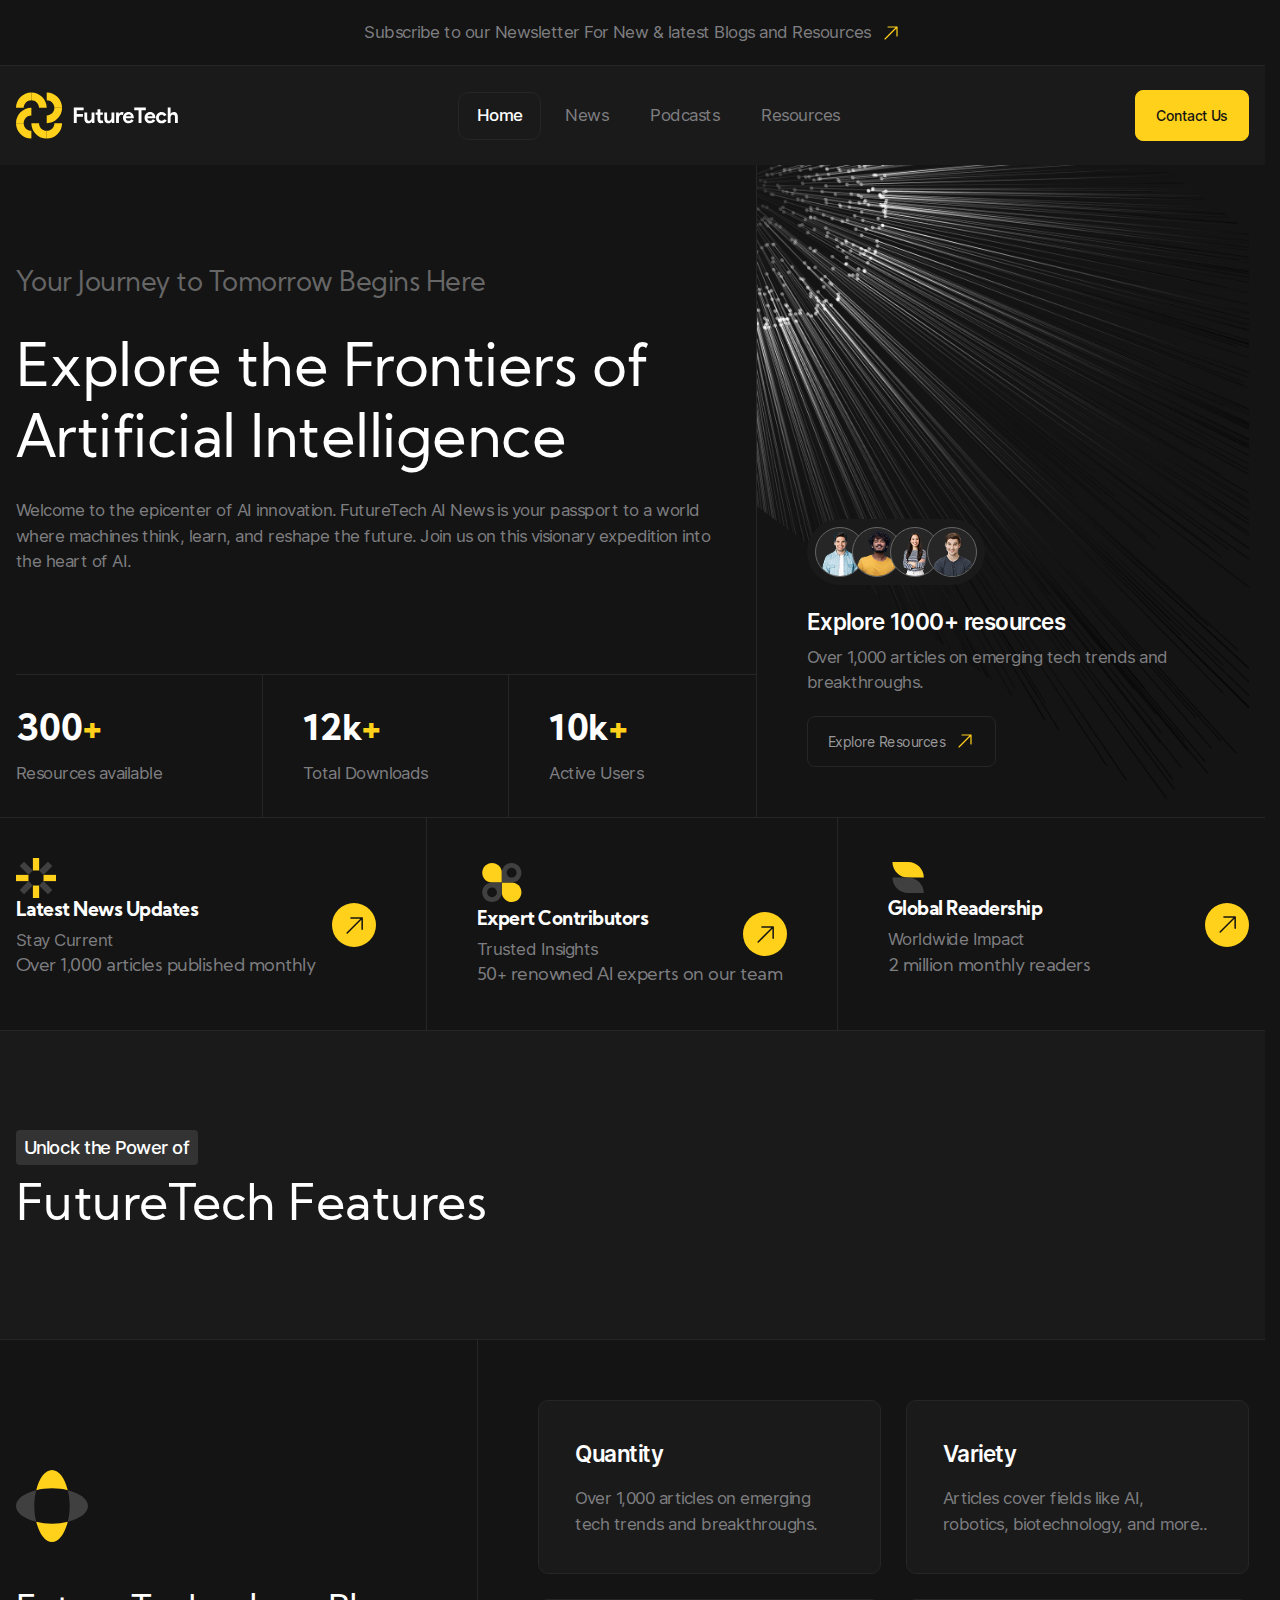
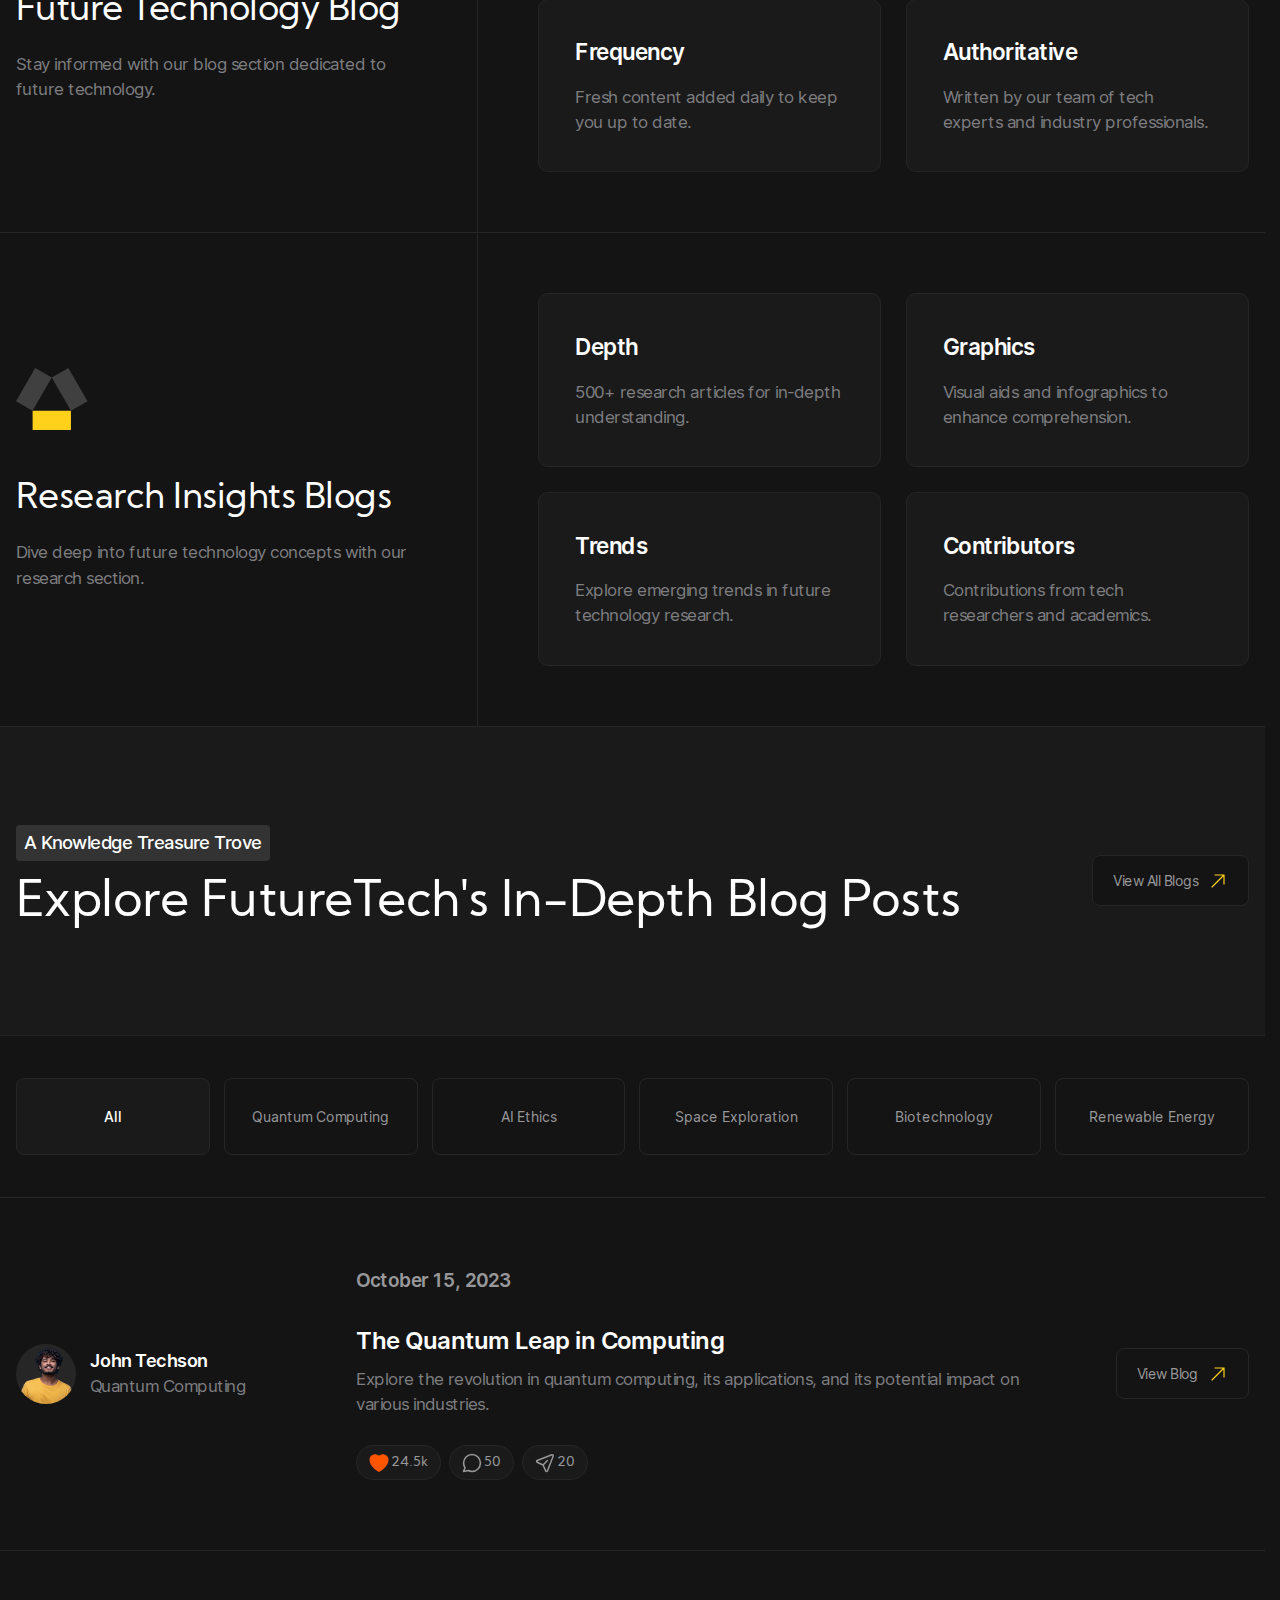
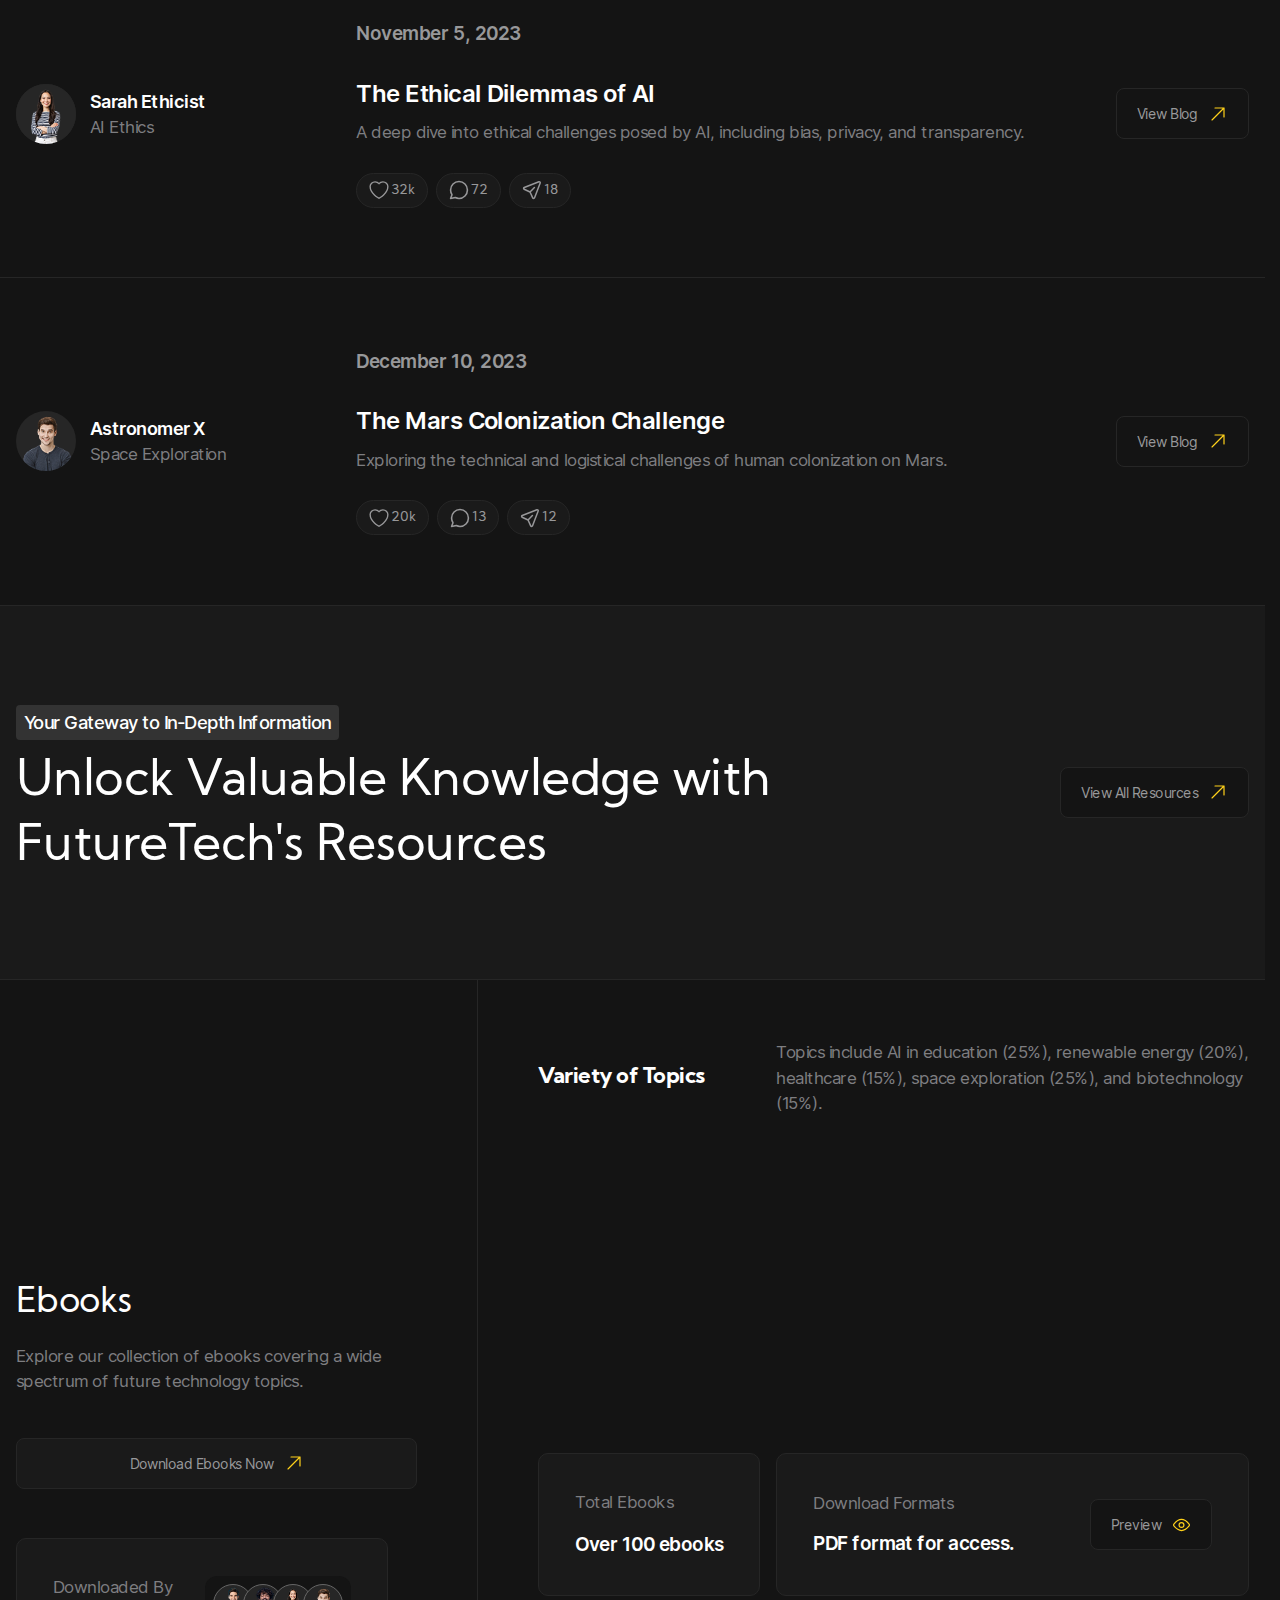
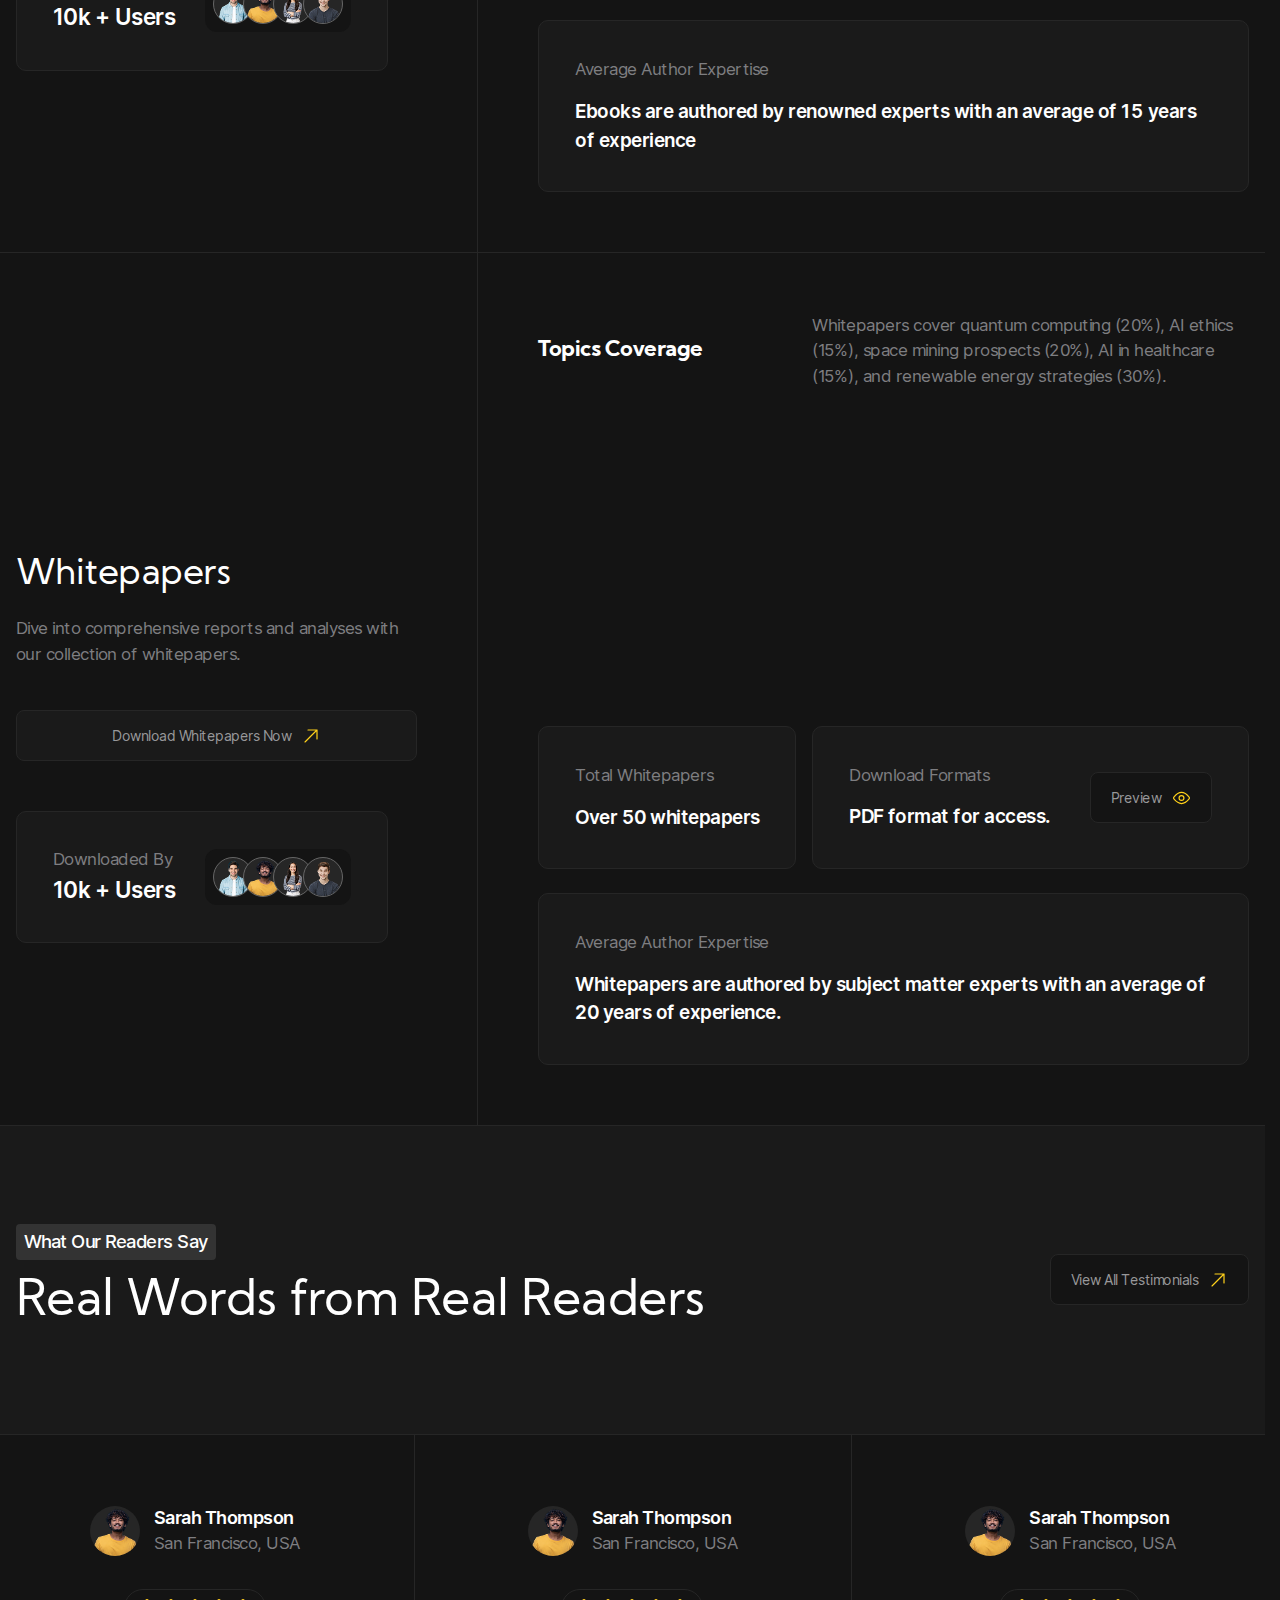
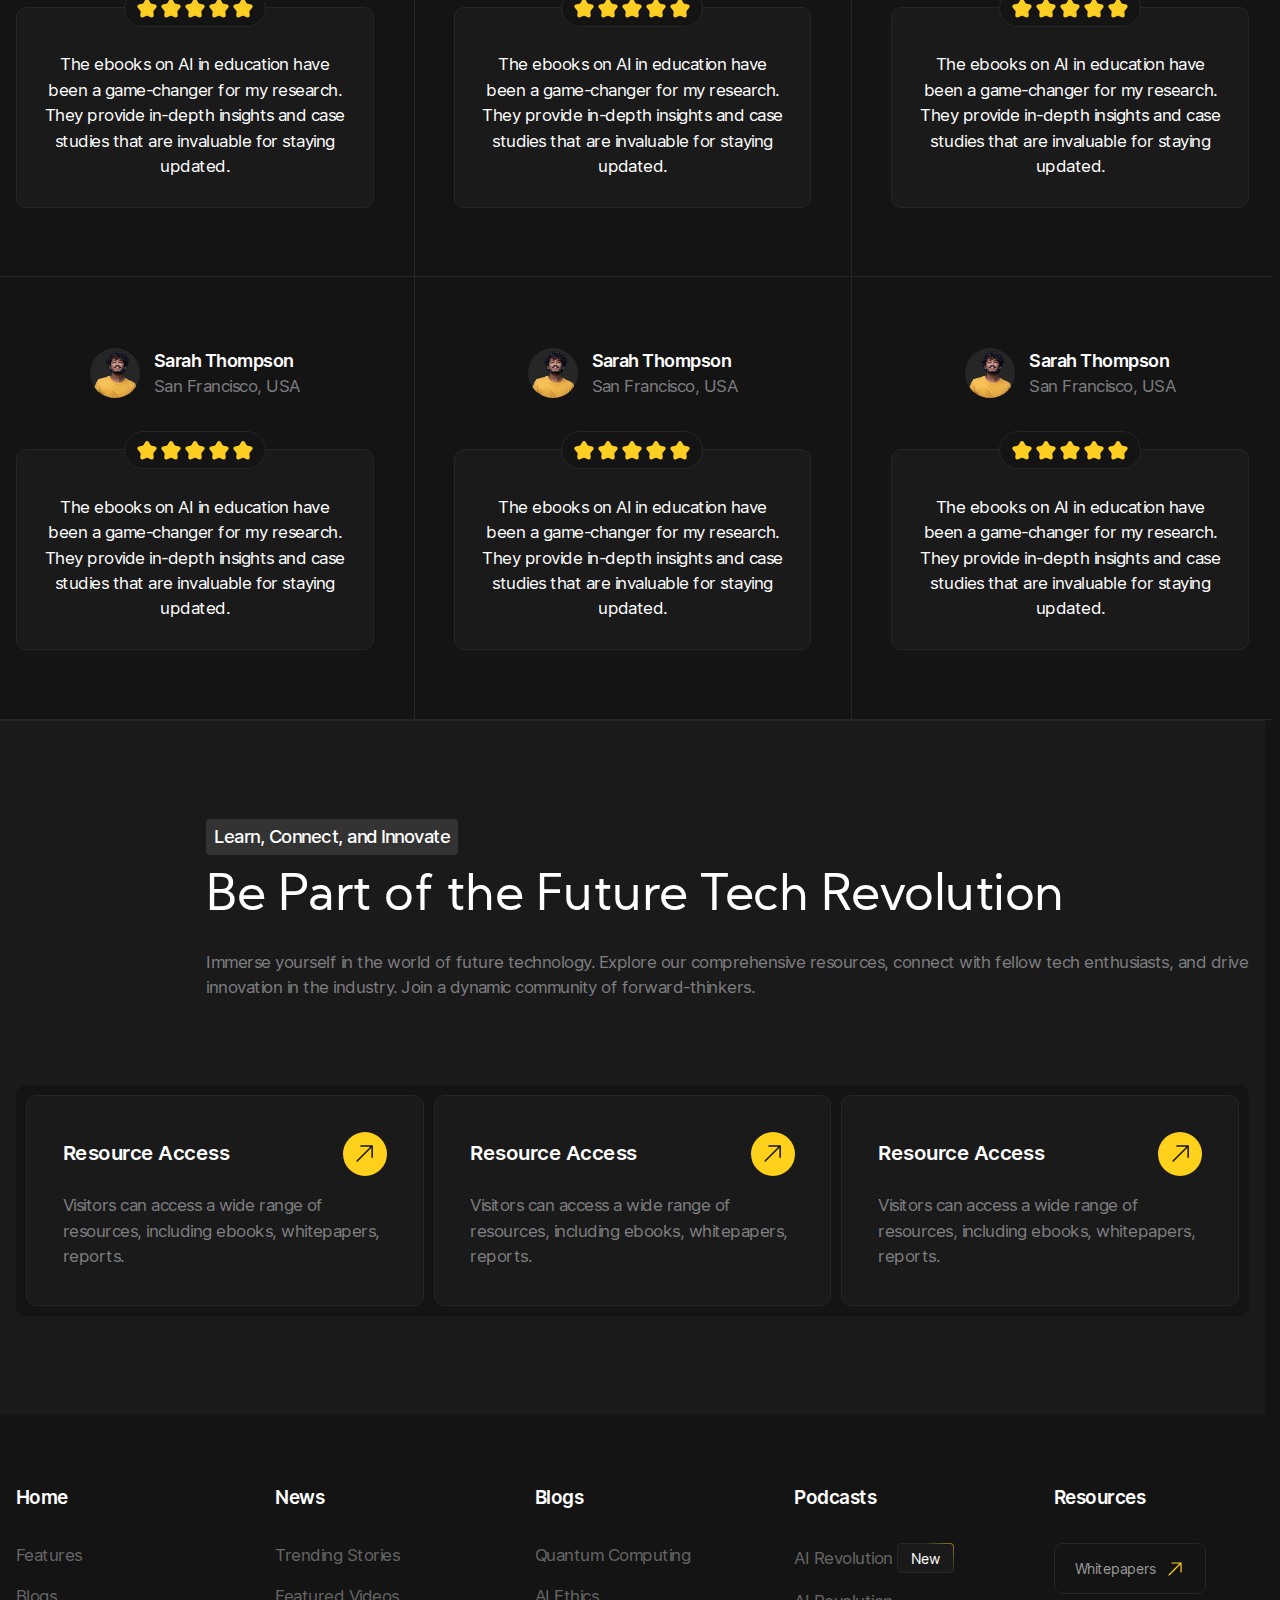
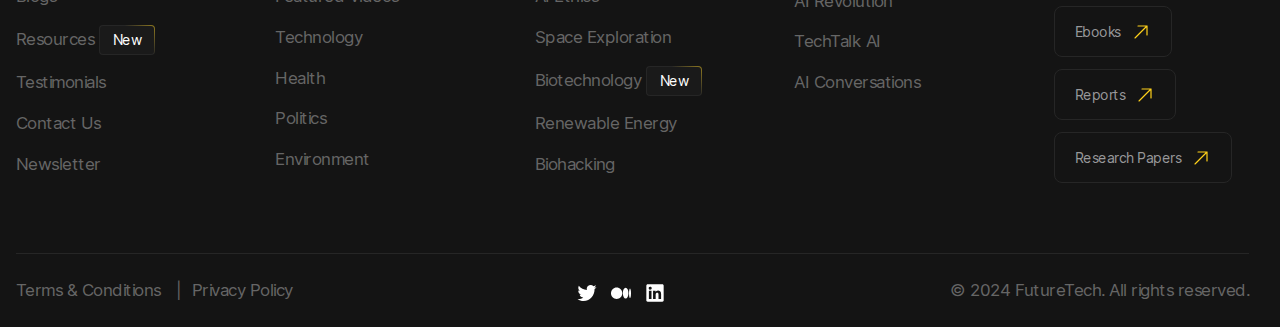
<file: index.html>
<!DOCTYPE html>
<html lang="en">

<head>
    <meta charset="UTF-8">
    <meta name="viewport"
        content="width=device-width, user-scalable=no, initial-scale=1.0, maximum-scale=1.0, minimum-scale=1.0">
    <meta http-equv="X-UA-Compatible" content="ie=edge">
    <title>Future Tech | Home</title>
    <link rel="stylesheet" href="/styles/main.css">
    <script src="scripts/main.js" type="module" defer></script>
    <!-- type="module" здесь для того, чтобы использовать в main.js ключевые слова, импорт/экспорт -->
</head>

<body>
    <header class="header" data-js-header>
        <div class="header__promo">
            <div class="header__promo-inner container">
                <a href="/" class="header__promo-link">
                    <span class="icon icon--yellow-arrow">Subscribe to our Newsletter For New & latest Blogs and
                        Resources</span>
                </a>
            </div>
        </div>
        <div class="header__body">
            <div class="header__body-inner container">
                <a href="/" class="header__logo logo" aria-label="Home" title="Home">
                    <img class="logo__image" src="images/logo.svg" alt="" width="179" height="50">
                </a>
                <div class="header__overlay" data-js-header-overlay>
                    <nav class="header__menu">
                        <ul class="header__menu-list">
                            <li class="header__menu-item">
                                <a href="./index.html" class="header__menu-link is-active">
                                    Home
                                </a>
                            </li>
                            <li class="header__menu-item">
                                <a href="./hews.html" class="header__menu-link">
                                    News
                                </a>
                            </li>
                            <li class="header__menu-item">
                                <a href=".podcasts.html" class="header__menu-link">
                                    Podcasts
                                </a>
                            </li>
                            <li class="header__menu-item">
                                <a href="./resources.html" class="header__menu-link">
                                    Resources
                                </a>
                            </li>
                        </ul>
                    </nav>
                    <a href="./contacts.html" class="header__contact-us-link button button--accent">
                        Contact Us
                    </a>
                </div>
                <button class="header__burger-button burger-button visible-mobile" type="button" aria-label="Open menu"
                    title="Open menu" data-js-header-burger-button>
                    <span class="burger-button__line"></span>
                    <span class="burger-button__line"></span>
                    <span class="burger-button__line"></span>
                </button>
            </div>
        </div>
    </header>
    <main>
        <section class="hero" aria-labelledby="hero-title">
            <div class="hero__main container">
                <div class="hero__body">
                    <p class="hero__subtitle">Your Journey to Tomorrow Begins Here</p>
                    <h1 class="hero__title" id="hero-title">Explore the Frontiers of Artificial Intelligence</h1>
                    <div class="hero__description">
                        <!-- отдельный тег p нужен для упрощения работы бекендеров  -->
                        <p>Welcome to the epicenter of AI innovation. FutureTech AI News is your passport to a world
                            where machines think, learn, and reshape the future. Join us on this visionary expedition
                            into the heart of AI.</p>
                    </div>
                </div>
                <div class="hero__metrics metrics full-vw-line full-vw-line--top full-vw-line--left">
                    <dl class="metrics__list">
                        <div class="metrics__item">
                            <dt class="metrics__key">Resources available</dt>
                            <dd class="metrics__value h3">300<span class="metrics__sign">+</span></dd>
                        </div>
                        <div class="metrics__item">
                            <dt class="metrics__key">Total Downloads</dt>
                            <dd class="metrics__value h3">12k<span class="metrics__sign">+</span></dd>
                        </div>
                        <div class="metrics__item">
                            <dt class="metrics__key">Active Users</dt>
                            <dd class="metrics__value h3">10k<span class="metrics__sign">+</span></dd>
                        </div>
                    </dl>
                </div>
                <div class="hero__resources-preview resources-preview">
                    <div class="resources-preview__team team">
                        <img src="./images/team/1.png" alt="" class="team__person" width="60" height="60"
                            loading="lazy">
                        <img src="./images/team/2.png" alt="" class="team__person" width="60" height="60"
                            loading="lazy">
                        <img src="./images/team/3.png" alt="" class="team__person" width="60" height="60"
                            loading="lazy">
                        <img src="./images/team/4.png" alt="" class="team__person" width="60" height="60"
                            loading="lazy">
                    </div>
                    <div class="resources-preview__body">
                        <p class="resources-preview__title h5">Explore 1000+ resources</p>
                        <p class="resources-preview__subtitle">Over 1,000 articles on emerging tech trends and
                            breakthroughs.</p>
                    </div>
                    <a href="/" class="resources-preview__button button">
                        <span class="icon icon--yellow-arrow">Explore Resources</span>
                    </a>
                </div>
            </div>
            <div class="hero__advantages">
                <h2 class="visually-hidden">Our advantages</h2>
                <ul class="hero__advantages-list container">
                    <li class="hero__advantages-item">
                        <div class="advantages-card"></div>
                        <img src="./images/advantages/1.svg" alt="" class="advantages-card__image" width="50"
                            height="50" loading="lazy">
                        <a href="/" class="advantages-card__link circle-icon">
                            <h3 class="advantages-card__title h6">Latest News Updates</h3>
                            <p class="advantages-card__subtitle">Stay Current</p>
                        </a>
                        <p class="advantages-card__details">Over 1,000 articles published monthly</p>
                    </li>
                    <li class="hero__advantages-item">
                        <div class="advantages-card"></div>
                        <img src="./images/advantages/2.svg" alt="" class="advantage-card__image" width="50" height="50"
                            loading="lazy">
                        <a href="/" class="advantages-card__link circle-icon">
                            <h3 class="advantages-card__title h6">Expert Contributors</h3>
                            <p class="advantages-card__subtitle">Trusted Insights</p>
                        </a>
                        <p class="advantages-card__details">50+ renowned AI experts on our team</p>
                    </li>
                    <li class="hero__advantages-item">
                        <div class="advantages-card"></div>
                        <img src="./images/advantages/3.svg" alt="" class="advantages-card__image" width="50"
                            height="50" loading="lazy">
                        <a href="/" class="advantages-card__link circle-icon">
                            <h3 class="advantages-card__title h6">Global Readership</h3>
                            <p class="advantages-card__subtitle">Worldwide Impact</p>
                        </a>
                        <p class="advantages-card__details">2 million monthly readers</p>
                    </li>
                </ul>
            </div>
        </section>
        <section class="section" aria-labelledby="features-title">
            <header class="section__header">
                <div class="section__header-inner container">
                    <div class="section__header-info">
                        <p class="section__subtitle tag">Unlock the Power of</p>
                        <h2 class="section__title" id="features-title">FutureTech Features</h2>
                    </div>
                </div>
            </header>
            <div class="section__body">
                <ul class="list">
                    <li class="list__item">
                        <div class="card container">
                            <div class="card__preview">
                                <div class="card__preview-main">
                                    <img class="card__preview-icon" src="./images/features/1.svg" alt="" width="80"
                                        height="80" loading="lazy">
                                    <div class="card__preview-info">
                                        <h3 class="card__preview-title">Future Technology Blog</h3>
                                        <div class="card__preview-description">
                                            <p>Stay informed with our blog section dedicated to future technology.</p>
                                        </div>
                                    </div>
                                </div>
                                <!-- <div class="card__preview-extra"></div> -->
                            </div>
                            <div class="card__body">
                                <div class="card__grid card__grid--2-cols">
                                    <div class="card__cell tile">
                                        <h4 class="card__cell-title h5">Quantity</h4>
                                        <p class="card__cell-description">Over 1,000 articles on emerging tech trends
                                            and breakthroughs.</p>
                                    </div>
                                    <div class="card__cell tile">
                                        <h4 class="card__cell-title h5">Variety</h4>
                                        <p class="card__cell-description">Articles cover fields like AI, robotics,
                                            biotechnology, and more..</p>
                                    </div>
                                    <div class="card__cell tile">
                                        <h4 class="card__cell-title h5">Frequency</h4>
                                        <p class="card__cell-description">Fresh content added daily to keep you up to
                                            date.</p>
                                    </div>
                                    <div class="card__cell tile">
                                        <h4 class="card__cell-title h5">Authoritative</h4>
                                        <p class="card__cell-description">Written by our team of tech experts and
                                            industry professionals.</p>
                                    </div>
                                </div>
                            </div>
                        </div>
                    </li>
                    <li class="list__item">
                        <div class="card container">
                            <div class="card__preview">
                                <div class="card__preview-main">
                                    <img class="card__preview-icon" src="./images/features/2.svg" alt="" width="80"
                                        height="80" loading="lazy">
                                    <div class="card__preview-info">
                                        <h3 class="card__preview-title">Research Insights Blogs</h3>
                                        <div class="card__preview-description">
                                            <p>Dive deep into future technology concepts with our research section.</p>
                                        </div>
                                    </div>
                                </div>
                                <!-- <div class="card__preview-extra"></div> -->
                            </div>
                            <div class="card__body">
                                <div class="card__grid card__grid--2-cols">
                                    <div class="card__cell tile">
                                        <h4 class="card__cell-title h5">Depth</h4>
                                        <p class="card__cell-description">500+ research articles for in-depth
                                            understanding.</p>
                                    </div>
                                    <div class="card__cell tile">
                                        <h4 class="card__cell-title h5">Graphics</h4>
                                        <p class="card__cell-description">Visual aids and infographics to enhance
                                            comprehension.</p>
                                    </div>
                                    <div class="card__cell tile">
                                        <h4 class="card__cell-title h5">Trends</h4>
                                        <p class="card__cell-description">Explore emerging trends in future technology
                                            research.</p>
                                    </div>
                                    <div class="card__cell tile">
                                        <h4 class="card__cell-title h5">Contributors</h4>
                                        <p class="card__cell-description">Contributions from tech researchers and
                                            academics.</p>
                                    </div>
                                </div>
                            </div>
                        </div>
                    </li>
                </ul>
            </div>
        </section>
        <section class="section" aria-labelledby="blog-title">
            <header class="section__header">
                <div class="section__header-inner container">
                    <div class="section__header-info">
                        <p class="section__subtitle tag">A Knowledge Treasure Trove</p>
                        <h2 class="section__title" id="blog-title">Explore FutureTech's In-Depth Blog Posts</h2>
                    </div>
                    <div class="section__actions">
                        <a href="./blog.html" class="section__link button">
                            <span class="icon icon--yellow-arrow">View All Blogs</span>
                        </a>
                    </div>
                </div>
            </header>
            <div class="section__body tabs" data-js-tabs>
                <h3 class="visually-hidden" id="blog-category-title">
                    Blog category
                </h3>
                <header class="tabs__header">
                    <div class="tabs__buttons container" role="tablist" aria-labelledby="blog-category-title">
                        <button class="tabs__button is-active" id="tab-1" type="button" role="tab"
                            aria-controls="tabpanel-1" data-js-tabs-button aria-selected="true" tabindex="-1">
                            All
                        </button>
                        <button class="tabs__button" id="tab-2" type="button" role="tab" aria-controls="tabpanel-2"
                            data-js-tabs-button aria-selected="false" tabindex="-1">
                            Quantum Computing
                        </button>
                        <button class="tabs__button" id="tab-3" type="button" role="tab" aria-controls="tabpanel-3"
                            data-js-tabs-button aria-selected="false" tabindex="-1">
                            AI Ethics
                        </button>
                        <button class="tabs__button" id="tab-4" type="button" role="tab" aria-controls="tabpanel-4"
                            data-js-tabs-button aria-selected="false" tabindex="-1">
                            Space Exploration
                        </button>
                        <button class="tabs__button" id="tab-5" type="button" role="tab" aria-controls="tabpanel-5"
                            data-js-tabs-button aria-selected="false" tabindex="-1">
                            Biotechnology
                        </button>
                        <button class="tabs__button" id="tab-6" type="button" role="tab" aria-controls="tabpanel-6"
                            data-js-tabs-button aria-selected="false" tabindex="-1">
                            Renewable Energy
                        </button>
                    </div>
                </header>
                <div class="tabs__body">
                    <div class="tabs__content is-active" id="tab-panel-1" aria-labelledby="tab-1" tabindex="0"
                        data-js-tabs-content>
                        <ul class="list">
                            <li class="list__item">
                                <article class="blog-card container">
                                    <div class="blog-card__author person-card">
                                        <img src="./images/blog/1.png" alt="" class="person-card__image" width="80"
                                            height="80" loading="lazy">
                                        <div class="person-card__body">
                                            <p class="person-card__name">John Techson</p>
                                            <p class="person-card__department">Quantum Computing</p>
                                        </div>
                                    </div>
                                    <div class="blog-card__body">
                                        <time datetime="2023-10-15" class="blog-card__date h6">October 15, 2023</time>
                                        <div class="blog-card__info">
                                            <h4 class="blog-card__title">The Quantum Leap in Computing</h4>
                                            <div class="blog-card__description">
                                                <p>Explore the revolution in quantum computing, its applications, and its
                                                    potential impact on various industries.</p>
                                            </div>
                                        </div>
                                        <div class="blog-card__actions blog-actions">
                                            <ul class="blog-actions__list">
                                                <li class="blog-actions__item">
                                                    <button class="blog-actions__button is-active" type="button"
                                                        aria-label="Dislike" title="Dislike">
                                                        <span class="blog-actions__icon_wrapper">
                                                            <svg width="22" height="21" viewBox="0 0 22 21" fill="none"
                                                                xmlns="http://www.w3.org/2000/svg">
                                                                <path
                                                                    d="M10.645 19.4107L10.6384 19.4071L10.6158 19.3949C10.5965 19.3844 10.5689 19.3693 10.5336 19.3496C10.4629 19.3101 10.3612 19.2524 10.233 19.1769C9.9765 19.0261 9.61317 18.8039 9.17855 18.515C8.31074 17.9381 7.15122 17.0901 5.9886 16.0063C3.68781 13.8615 1.25 10.6751 1.25 6.75C1.25 3.82194 3.7136 1.5 6.6875 1.5C8.43638 1.5 10.0023 2.29909 11 3.5516C11.9977 2.29909 13.5636 1.5 15.3125 1.5C18.2864 1.5 20.75 3.82194 20.75 6.75C20.75 10.6751 18.3122 13.8615 16.0114 16.0063C14.8488 17.0901 13.6893 17.9381 12.8215 18.515C12.3868 18.8039 12.0235 19.0261 11.767 19.1769C11.6388 19.2524 11.5371 19.3101 11.4664 19.3496C11.4311 19.3693 11.4035 19.3844 11.3842 19.3949L11.3616 19.4071L11.355 19.4107L11.3523 19.4121C11.1323 19.5289 10.8677 19.5289 10.6477 19.4121L10.645 19.4107Z"
                                                                    stroke="#666666" stroke-width="1.5"
                                                                    stroke-linejoin="round" />
                                                            </svg>
                                                        </span>
                                                        <span>24.5k</span>
                                                    </button>
                                                </li>
                                                <li class="blog-actions__item">
                                                    <button class="blog-actions__button" type="button" aria-label="Discuss"
                                                        title="Discuss">
                                                        <span class="blog-actions__icon_wrapper">
                                                            <svg width="18" height="19" viewBox="0 0 18 19" fill="none"
                                                                xmlns="http://www.w3.org/2000/svg">
                                                                <path
                                                                    d="M5.48581 16.6888C6.54657 17.2083 7.73922 17.5 9 17.5C13.4183 17.5 17 13.9183 17 9.5C17 5.08172 13.4183 1.5 9 1.5C4.58172 1.5 1 5.08172 1 9.5C1 11.1401 1.49356 12.665 2.34026 13.9341M5.48581 16.6888L1 17.5L2.34026 13.9341M5.48581 16.6888L5.49231 16.6877M2.34026 13.9341L2.34154 13.9308"
                                                                    stroke="#666666" stroke-width="1.5"
                                                                    stroke-linecap="round" stroke-linejoin="round" />
                                                            </svg>
    
                                                        </span>
                                                        <span>50</span>
                                                    </button>
                                                </li>
                                                <li class="blog-actions__item">
                                                    <button class="blog-actions__button" type="button" aria-label="Share"
                                                        title="Share">
                                                        <span class="blog-actions__icon_wrapper">
                                                            <svg width="20" height="19" viewBox="0 0 20 19" fill="none"
                                                                xmlns="http://www.w3.org/2000/svg">
                                                                <path
                                                                    d="M8.03841 11.4616L2.1719 8.79505C1.36454 8.42807 1.39898 7.2697 2.22673 6.95134L16.8999 1.30781C17.7087 0.996752 18.5033 1.79139 18.1922 2.60013L12.5487 17.2733C12.2303 18.1011 11.072 18.1355 10.705 17.3281L8.03841 11.4616ZM8.03841 11.4616L12.4231 7.07704"
                                                                    stroke="#666666" stroke-width="1.5"
                                                                    stroke-linecap="round" stroke-linejoin="round" />
                                                            </svg>
                                                        </span>
                                                        <span>20</span>
                                                    </button>
                                                </li>
                                            </ul>
                                        </div>
                                    </div>
                                    <a href="/" class="blog-card__link button">
                                        <span class="icon icon--yellow-arrow">View Blog</span>
                                    </a>
                                </article>
                            </li>
                            <li class="list__item">
                                <article class="blog-card container">
                                    <div class="blog-card__author person-card">
                                        <img src="./images/blog/2.png" alt="" class="person-card__image" width="80"
                                            height="80" loading="lazy">
                                        <div class="person-card__body">
                                            <p class="person-card__name">Sarah Ethicist</p>
                                            <p class="person-card__department">AI Ethics</p>
                                        </div>
                                    </div>
                                    <div class="blog-card__body">
                                        <time datetime="2023-11-05" class="blog-card__date h6">November 5, 2023</time>
                                        <div class="blog-card__info">
                                            <h4 class="blog-card__title">The Ethical Dilemmas of AI</h4>
                                            <div class="blog-card__description">
                                                <p>A deep dive into ethical challenges posed by AI, including bias, privacy, and transparency.</p>
                                            </div>
                                        </div>
                                        <div class="blog-card__actions blog-actions">
                                            <ul class="blog-actions__list">
                                                <li class="blog-actions__item">
                                                    <button class="blog-actions__button" type="button"
                                                        aria-label="Dislike" title="Dislike">
                                                        <span class="blog-actions__icon_wrapper">
                                                            <svg width="22" height="21" viewBox="0 0 22 21" fill="none"
                                                                xmlns="http://www.w3.org/2000/svg">
                                                                <path
                                                                    d="M10.645 19.4107L10.6384 19.4071L10.6158 19.3949C10.5965 19.3844 10.5689 19.3693 10.5336 19.3496C10.4629 19.3101 10.3612 19.2524 10.233 19.1769C9.9765 19.0261 9.61317 18.8039 9.17855 18.515C8.31074 17.9381 7.15122 17.0901 5.9886 16.0063C3.68781 13.8615 1.25 10.6751 1.25 6.75C1.25 3.82194 3.7136 1.5 6.6875 1.5C8.43638 1.5 10.0023 2.29909 11 3.5516C11.9977 2.29909 13.5636 1.5 15.3125 1.5C18.2864 1.5 20.75 3.82194 20.75 6.75C20.75 10.6751 18.3122 13.8615 16.0114 16.0063C14.8488 17.0901 13.6893 17.9381 12.8215 18.515C12.3868 18.8039 12.0235 19.0261 11.767 19.1769C11.6388 19.2524 11.5371 19.3101 11.4664 19.3496C11.4311 19.3693 11.4035 19.3844 11.3842 19.3949L11.3616 19.4071L11.355 19.4107L11.3523 19.4121C11.1323 19.5289 10.8677 19.5289 10.6477 19.4121L10.645 19.4107Z"
                                                                    stroke="#666666" stroke-width="1.5"
                                                                    stroke-linejoin="round" />
                                                            </svg>
                                                        </span>
                                                        <span>32k</span>
                                                    </button>
                                                </li>
                                                <li class="blog-actions__item">
                                                    <button class="blog-actions__button" type="button" aria-label="Discuss"
                                                        title="Discuss">
                                                        <span class="blog-actions__icon_wrapper">
                                                            <svg width="18" height="19" viewBox="0 0 18 19" fill="none"
                                                                xmlns="http://www.w3.org/2000/svg">
                                                                <path
                                                                    d="M5.48581 16.6888C6.54657 17.2083 7.73922 17.5 9 17.5C13.4183 17.5 17 13.9183 17 9.5C17 5.08172 13.4183 1.5 9 1.5C4.58172 1.5 1 5.08172 1 9.5C1 11.1401 1.49356 12.665 2.34026 13.9341M5.48581 16.6888L1 17.5L2.34026 13.9341M5.48581 16.6888L5.49231 16.6877M2.34026 13.9341L2.34154 13.9308"
                                                                    stroke="#666666" stroke-width="1.5"
                                                                    stroke-linecap="round" stroke-linejoin="round" />
                                                            </svg>
                                                        </span>
                                                        <span>72</span>
                                                    </button>
                                                </li>
                                                <li class="blog-actions__item">
                                                    <button class="blog-actions__button" type="button" aria-label="Share"
                                                        title="Share">
                                                        <span class="blog-actions__icon_wrapper">
                                                            <svg width="20" height="19" viewBox="0 0 20 19" fill="none"
                                                                xmlns="http://www.w3.org/2000/svg">
                                                                <path
                                                                    d="M8.03841 11.4616L2.1719 8.79505C1.36454 8.42807 1.39898 7.2697 2.22673 6.95134L16.8999 1.30781C17.7087 0.996752 18.5033 1.79139 18.1922 2.60013L12.5487 17.2733C12.2303 18.1011 11.072 18.1355 10.705 17.3281L8.03841 11.4616ZM8.03841 11.4616L12.4231 7.07704"
                                                                    stroke="#666666" stroke-width="1.5"
                                                                    stroke-linecap="round" stroke-linejoin="round" />
                                                            </svg>
                                                        </span>
                                                        <span>18</span>
                                                    </button>
                                                </li>
                                            </ul>
                                        </div>

                                    </div>
                                    <a href="/" class="blog-card__link button">
                                        <span class="icon icon--yellow-arrow">View Blog</span>
                                    </a>
                                </article>
                            </li>
                            <li class="list__item">
                                <article class="blog-card container">
                                    <div class="blog-card__author person-card">
                                        <img src="./images/blog/3.png" alt="" class="person-card__image" width="80"
                                            height="80" loading="lazy">
                                        <div class="person-card__body">
                                            <p class="person-card__name">Astronomer X</p>
                                            <p class="person-card__department">Space Exploration</p>
                                        </div>
                                    </div>
                                    <div class="blog-card__body">
                                        <time datetime="2023-12-10" class="blog-card__date h6">December 10, 2023</time>
                                        <div class="blog-card__info">
                                            <h4 class="blog-card__title">The Mars Colonization Challenge</h4>
                                            <div class="blog-card__description">
                                                <p>Exploring the technical and logistical challenges of human colonization on Mars.</p>
                                            </div>
                                        </div>
                                        <div class="blog-card__actions blog-actions">
                                            <ul class="blog-actions__list">
                                                <li class="blog-actions__item">
                                                    <button class="blog-actions__button" type="button"
                                                        aria-label="Dislike" title="Dislike">
                                                        <span class="blog-actions__icon_wrapper">
                                                            <svg width="22" height="21" viewBox="0 0 22 21" fill="none"
                                                                xmlns="http://www.w3.org/2000/svg">
                                                                <path
                                                                    d="M10.645 19.4107L10.6384 19.4071L10.6158 19.3949C10.5965 19.3844 10.5689 19.3693 10.5336 19.3496C10.4629 19.3101 10.3612 19.2524 10.233 19.1769C9.9765 19.0261 9.61317 18.8039 9.17855 18.515C8.31074 17.9381 7.15122 17.0901 5.9886 16.0063C3.68781 13.8615 1.25 10.6751 1.25 6.75C1.25 3.82194 3.7136 1.5 6.6875 1.5C8.43638 1.5 10.0023 2.29909 11 3.5516C11.9977 2.29909 13.5636 1.5 15.3125 1.5C18.2864 1.5 20.75 3.82194 20.75 6.75C20.75 10.6751 18.3122 13.8615 16.0114 16.0063C14.8488 17.0901 13.6893 17.9381 12.8215 18.515C12.3868 18.8039 12.0235 19.0261 11.767 19.1769C11.6388 19.2524 11.5371 19.3101 11.4664 19.3496C11.4311 19.3693 11.4035 19.3844 11.3842 19.3949L11.3616 19.4071L11.355 19.4107L11.3523 19.4121C11.1323 19.5289 10.8677 19.5289 10.6477 19.4121L10.645 19.4107Z"
                                                                    stroke="#666666" stroke-width="1.5"
                                                                    stroke-linejoin="round" />
                                                            </svg>
                                                        </span>
                                                        <span>20k</span>
                                                    </button>
                                                </li>
                                                <li class="blog-actions__item">
                                                    <button class="blog-actions__button" type="button" aria-label="Discuss"
                                                        title="Discuss">
                                                        <span class="blog-actions__icon_wrapper">
                                                            <svg width="18" height="19" viewBox="0 0 18 19" fill="none"
                                                                xmlns="http://www.w3.org/2000/svg">
                                                                <path
                                                                    d="M5.48581 16.6888C6.54657 17.2083 7.73922 17.5 9 17.5C13.4183 17.5 17 13.9183 17 9.5C17 5.08172 13.4183 1.5 9 1.5C4.58172 1.5 1 5.08172 1 9.5C1 11.1401 1.49356 12.665 2.34026 13.9341M5.48581 16.6888L1 17.5L2.34026 13.9341M5.48581 16.6888L5.49231 16.6877M2.34026 13.9341L2.34154 13.9308"
                                                                    stroke="#666666" stroke-width="1.5"
                                                                    stroke-linecap="round" stroke-linejoin="round" />
                                                            </svg>
    
                                                        </span>
                                                        <span>13</span>
                                                    </button>
                                                </li>
                                                <li class="blog-actions__item">
                                                    <button class="blog-actions__button" type="button" aria-label="Share"
                                                        title="Share">
                                                        <span class="blog-actions__icon_wrapper">
                                                            <svg width="20" height="19" viewBox="0 0 20 19" fill="none"
                                                                xmlns="http://www.w3.org/2000/svg">
                                                                <path
                                                                    d="M8.03841 11.4616L2.1719 8.79505C1.36454 8.42807 1.39898 7.2697 2.22673 6.95134L16.8999 1.30781C17.7087 0.996752 18.5033 1.79139 18.1922 2.60013L12.5487 17.2733C12.2303 18.1011 11.072 18.1355 10.705 17.3281L8.03841 11.4616ZM8.03841 11.4616L12.4231 7.07704"
                                                                    stroke="#666666" stroke-width="1.5"
                                                                    stroke-linecap="round" stroke-linejoin="round" />
                                                            </svg>
                                                        </span>
                                                        <span>12</span>
                                                    </button>
                                                </li>
                                            </ul>
                                        </div>
                                    </div>
                                    <a href="/" class="blog-card__link button">
                                        <span class="icon icon--yellow-arrow">View Blog</span>
                                    </a>
                                </article>
                            </li>
                        </ul>
                    </div>
                    <div class="tabs__content" id="tab-panel-2" aria-labelledby="tab-2" tabindex="0"
                        data-js-tabs-content>
                        Lorem ipsum dolor sit amet consectetur adipisicing elit. Enim repudiandae modi animi tenetur
                        quibusdam quam possimus laudantium porro tempore necessitatibus a rerum voluptatum sequi atque
                        sit voluptate officia nihil harum impedit, cum aliquid dignissimos ipsa vitae molestias. Nam
                        porro ipsam delectus eius suscipit veritatis a tenetur error dolorem vitae. Rem fugiat animi
                        sapiente? Enim consequatur totam, velit quas repellendus optio suscipit cum aliquid alias
                        molestias mollitia. Dolore consequatur voluptate quos omnis suscipit earum quibusdam,
                        perspiciatis quasi placeat at est quo. Nihil veritatis quod aut omnis incidunt culpa
                        voluptatibus, optio earum ex laborum maiores porro dignissimos in quam, atque iste deleniti?
                    </div>
                    <div class="tabs__content" id="tab-panel-3" aria-labelledby="tab-3" tabindex="0"
                        data-js-tabs-content>
                        Lorem ipsum dolor sit amet consectetur adipisicing elit. Enim repudiandae modi animi tenetur
                        quibusdam quam possimus laudantium porro tempore necessitatibus a rerum voluptatum sequi atque
                        sit voluptate officia nihil harum impedit, cum aliquid dignissimos ipsa vitae molestias. Nam
                        porro ipsam delectus eius suscipit veritatis a tenetur error dolorem vitae. Rem fugiat animi
                        sapiente? Enim consequatur totam, velit quas repellendus optio suscipit cum aliquid alias
                        molestias mollitia. Dolore consequatur voluptate quos omnis suscipit earum quibusdam,
                        perspiciatis quasi placeat at est quo. Nihil veritatis quod aut omnis incidunt culpa
                        voluptatibus, optio earum ex laborum maiores porro dignissimos in quam, atque iste deleniti?
                    </div>
                    <div class="tabs__content" id="tab-panel-4" aria-labelledby="tab-4" tabindex="0"
                        data-js-tabs-content>
                        Lorem ipsum dolor sit amet consectetur adipisicing elit. Enim repudiandae modi animi tenetur
                        quibusdam quam possimus laudantium porro tempore necessitatibus a rerum voluptatum sequi atque
                        sit voluptate officia nihil harum impedit, cum aliquid dignissimos ipsa vitae molestias. Nam
                        porro ipsam delectus eius suscipit veritatis a tenetur error dolorem vitae. Rem fugiat animi
                        sapiente? Enim consequatur totam, velit quas repellendus optio suscipit cum aliquid alias
                        molestias mollitia. Dolore consequatur voluptate quos omnis suscipit earum quibusdam,
                        perspiciatis quasi placeat at est quo. Nihil veritatis quod aut omnis incidunt culpa
                        voluptatibus, optio earum ex laborum maiores porro dignissimos in quam, atque iste deleniti?
                    </div>
                    <div class="tabs__content" id="tab-panel-5" aria-labelledby="tab-5" tabindex="0"
                        data-js-tabs-content>
                        Lorem ipsum dolor sit amet consectetur adipisicing elit. Enim repudiandae modi animi tenetur
                        quibusdam quam possimus laudantium porro tempore necessitatibus a rerum voluptatum sequi atque
                        sit voluptate officia nihil harum impedit, cum aliquid dignissimos ipsa vitae molestias. Nam
                        porro ipsam delectus eius suscipit veritatis a tenetur error dolorem vitae. Rem fugiat animi
                        sapiente? Enim consequatur totam, velit quas repellendus optio suscipit cum aliquid alias
                        molestias mollitia. Dolore consequatur voluptate quos omnis suscipit earum quibusdam,
                        perspiciatis quasi placeat at est quo. Nihil veritatis quod aut omnis incidunt culpa
                        voluptatibus, optio earum ex laborum maiores porro dignissimos in quam, atque iste deleniti?
                    </div>
                    <div class="tabs__content" id="tab-panel-6" aria-labelledby="tab-6" tabindex="0"
                        data-js-tabs-content>
                        Lorem ipsum dolor sit amet consectetur adipisicing elit. Enim repudiandae modi animi tenetur
                        quibusdam quam possimus laudantium porro tempore necessitatibus a rerum voluptatum sequi atque
                        sit voluptate officia nihil harum impedit, cum aliquid dignissimos ipsa vitae molestias. Nam
                        porro ipsam delectus eius suscipit veritatis a tenetur error dolorem vitae. Rem fugiat animi
                        sapiente? Enim consequatur totam, velit quas repellendus optio suscipit cum aliquid alias
                        molestias mollitia. Dolore consequatur voluptate quos omnis suscipit earum quibusdam,
                        perspiciatis quasi placeat at est quo. Nihil veritatis quod aut omnis incidunt culpa
                        voluptatibus, optio earum ex laborum maiores porro dignissimos in quam, atque iste deleniti?
                    </div>
                </div>
            </div>
        </section>
        <section class="section" aria-labelledby="resources-title">
            <header class="section__header">
                <div class="section__header-inner container">
                    <div class="section__header-info">
                        <p class="section__subtitle tag">Your Gateway to In-Depth Information</p>
                        <h2 class="resources__title" id="resources-title">Unlock Valuable Knowledge with <br> FutureTech's Resources</h2>
                    </div>
                    <div class="section__actions">
                        <a href="/" class="section__link button">
                            <span class="icon icon--yellow-arrow">View All Resources</span>
                        </a>
                    </div>
                </div>
            </header>
            <div class="section__body">
                <ul class="list">
                    <li class="list__item">
                        <div class="card container">
                            <div class="card__preview">
                                <div class="card__preview-main">
                                    <img class="card__preview-icon" src="./images/resources/icon-1.svg" alt="" width="80"
                                        height="80" loading="lazy">
                                    <div class="card__preview-info">
                                        <h3 class="card__preview-title">Ebooks</h3>
                                        <div class="card__preview-description">
                                            <p>Explore our collection of ebooks covering a wide spectrum of future technology topics.</p>
                                        </div>
                                    </div>
                                    <a href="/" class="card__priview-link button button--dark-gray">
                                        <span class="icon icon--yellow-arrow">Download Ebooks Now</span>
                                    </a>
                                </div>
                                <div class="card__preview-extra">
                                    <div class="download-info tile">
                                        <div class="download-info__body">
                                            <p class="download-info__title">Downloaded By</p>
                                            <p class="download-info__subtitle h5">10k + Users</p>
                                        </div>
                                        <div class="download-info__team team">
                                                <img src="./images/team/1.png" alt="" class="team__person" width="50" height="50" loading="lazy">
                                                <img src="./images/team/2.png" alt="" class="team__person" width="50" height="50" loading="lazy">
                                                <img src="./images/team/3.png" alt="" class="team__person" width="50" height="50" loading="lazy">
                                                <img src="./images/team/4.png" alt="" class="team__person" width="50" height="50" loading="lazy">
                                        </div>
                                    </div>
                                </div>
                                <!-- <div class="card__preview-extra"></div> -->
                            </div>
                            <div class="card__body">
                                <div class="card__grid card__grid--2-cols-alt">
                                    <div class="card__cell">
                                        <h3 class="card__cell-title h5">Variety of Topics</h3>
                                    </div>
                                    <div class="card__cell">
                                        <p class="card__cell-description">
                                            Topics include AI in education (25%), renewable energy (20%), healthcare (15%), space exploration (25%), and biotechnology (15%).
                                        </p>
                                    </div>
                                    <div class="card__cell card__cell--wide">
                                        <img src="./images/resources/details-1.jpg" alt="" class="card__cell-image" width="917" height="332" loading="lazy">
                                    </div>
                                    <div class="card__cell tile">
                                        <h4 class="card__cell-subtitle">Total Ebooks</h4>
                                        <p class="card__cell-description h6">Over 100 ebooks</p>
                                    </div>
                                    <div class="card__cell tile">
                                        <h4 class="card__cell-subtitle">Download Formats</h4>
                                        <p class="card__cell-description h6">PDF format for access.</p>
                                        <a href="/" class="card__cell-link button">
                                            <span class="icon icon--yellow-eye">Preview</span>
                                        </a>
                                    </div>
                                    <div class="card__cell card__cell--wide tile">
                                        <h4 class="card__cell-subtitle">Average Author Expertise</h4>
                                        <p class="card__cell-description h6">Ebooks are authored by renowned experts with an average of 15 years of experience</p>
                                    </div>
                                </div>
                            </div>
                        </div>
                    </li>
                    <li class="list__item">
                        <div class="card container">
                            <div class="card__preview">
                                <div class="card__preview-main">
                                    <img class="card__preview-icon" src="./images/resources/icon-1.svg" alt="" width="80"
                                        height="80" loading="lazy">
                                    <div class="card__preview-info">
                                        <h3 class="card__preview-title">Whitepapers</h3>
                                        <div class="card__preview-description">
                                            <p>Dive into comprehensive reports and analyses with our collection of whitepapers. </p>
                                        </div>
                                    </div>
                                    <a href="/" class="card__priview-link button button--dark-gray">
                                        <span class="icon icon--yellow-arrow">Download Whitepapers Now</span>
                                    </a>
                                </div>
                                <div class="card__preview-extra">
                                    <div class="download-info tile">
                                        <div class="download-info__body">
                                            <p class="download-info__title">Downloaded By</p>
                                            <p class="download-info__subtitle h5">10k + Users</p>
                                        </div>
                                        <div class="download-info__team team">
                                                <img src="./images/team/1.png" alt="" class="team__person" width="50" height="50" loading="lazy">
                                                <img src="./images/team/2.png" alt="" class="team__person" width="50" height="50" loading="lazy">
                                                <img src="./images/team/3.png" alt="" class="team__person" width="50" height="50" loading="lazy">
                                                <img src="./images/team/4.png" alt="" class="team__person" width="50" height="50" loading="lazy">
                                        </div>
                                    </div>
                                </div>
                                <!-- <div class="card__preview-extra"></div> -->
                            </div>
                            <div class="card__body">
                                <div class="card__grid card__grid--2-cols-alt">
                                    <div class="card__cell">
                                        <h3 class="card__cell-title h5">Topics Coverage</h3>
                                    </div>
                                    <div class="card__cell">
                                        <p class="card__cell-description">
                                            Whitepapers cover quantum computing (20%), AI ethics (15%), space mining prospects (20%), AI in healthcare (15%), and renewable energy strategies (30%).
                                        </p>
                                    </div>
                                    <div class="card__cell card__cell--wide">
                                        <img src="./images/resources/details-2.jpg" alt="" class="card__cell-image" width="917" height="332" loading="lazy">
                                    </div>
                                    <div class="card__cell tile">
                                        <h4 class="card__cell-subtitle">Total Whitepapers</h4>
                                        <p class="card__cell-description h6">Over 50 whitepapers</p>
                                    </div>
                                    <div class="card__cell tile">
                                        <h4 class="card__cell-subtitle">Download Formats</h4>
                                        <p class="card__cell-description h6">PDF format for access.</p>
                                        <a href="/" class="card__cell-link button">
                                            <span class="icon icon--yellow-eye">Preview</span>
                                        </a>
                                    </div>
                                    <div class="card__cell card__cell--wide tile">
                                        <h4 class="card__cell-subtitle">Average Author Expertise</h4>
                                        <p class="card__cell-description h6">Whitepapers are authored by subject matter experts with an average of 20 years of experience.</p>
                                    </div>
                                </div>
                            </div>
                        </div>
                    </li>
                </ul>
                      
            </div>
        </section>
        <section class="section" aria-labelledby="reviews-title">
            <header class="section__header">
                <div class="section__header-inner container">
                    <div class="section__header-info">
                        <p class="section__subtitle tag">What Our Readers Say</p>
                        <h2 class="resources__title" id="reviews-title">Real Words from Real Readers</h2>
                    </div>
                    <div class="section__actions">
                        <a href="/" class="section__link button">
                            <span class="icon icon--yellow-arrow">View All Testimonials</span>
                        </a>
                    </div>
                </div>
            </header>
            <div class="section__body">
                <ul class="bordered-grid container bordered-grid--3-cols">
                    <li class="bordered-grid__item">
                        <div class="review-card">
                            <div class="review-card__author person-card">
                                <img src="./images/blog/1.png" alt="" class="person-card__image" width="60" height="60"
                                    loading="lazy">
                                <div class="person-card__body">
                                    <p class="person-card__name">Sarah Thompson</p>
                                    <p class="person-card__department">San Francisco, USA</p>
                                </div>
                            </div>
                            <div class="review-card__body tile">
                                <div class="review-card__rating-view rating-view" aria-label="Rating 5 star" title="Rating 5 star">
                                    <div class="rating-view__star is-active"></div>
                                    <div class="rating-view__star is-active"></div>
                                    <div class="rating-view__star is-active"></div>
                                    <div class="rating-view__star is-active"></div>
                                    <div class="rating-view__star is-active"></div>
                                </div>
                                    <blockquote class="review-card__description">
                                        <p>The ebooks on AI in education have been a game-changer for my research. They provide
                                            in-depth insights and case studies that are invaluable for staying updated.</p>
                                    </blockquote>
                            </div>
                        </div>
                    </li>
                    <li class="bordered-grid__item">
                        <div class="review-card">
                            <div class="review-card__author person-card">
                                <img src="./images/blog/1.png" alt="" class="person-card__image" width="60" height="60"
                                    loading="lazy">
                                <div class="person-card__body">
                                    <p class="person-card__name">Sarah Thompson</p>
                                    <p class="person-card__department">San Francisco, USA</p>
                                </div>
                            </div>
                            <div class="review-card__body tile">
                                <div class="review-card__rating-view rating-view" aria-label="Rating 5 star" title="Rating 5 star">
                                    <div class="rating-view__star is-active"></div>
                                    <div class="rating-view__star is-active"></div>
                                    <div class="rating-view__star is-active"></div>
                                    <div class="rating-view__star is-active"></div>
                                    <div class="rating-view__star is-active"></div>
                                </div>
                                    <blockquote class="review-card__description">
                                        <p>The ebooks on AI in education have been a game-changer for my research. They provide
                                            in-depth insights and case studies that are invaluable for staying updated.</p>
                                    </blockquote>
                            </div>
                        </div>
                    </li>
                    <li class="bordered-grid__item">
                        <div class="review-card">
                            <div class="review-card__author person-card">
                                <img src="./images/blog/1.png" alt="" class="person-card__image" width="60" height="60"
                                    loading="lazy">
                                <div class="person-card__body">
                                    <p class="person-card__name">Sarah Thompson</p>
                                    <p class="person-card__department">San Francisco, USA</p>
                                </div>
                            </div>
                            <div class="review-card__body tile">
                                <div class="review-card__rating-view rating-view" aria-label="Rating 5 star" title="Rating 5 star">
                                    <div class="rating-view__star is-active"></div>
                                    <div class="rating-view__star is-active"></div>
                                    <div class="rating-view__star is-active"></div>
                                    <div class="rating-view__star is-active"></div>
                                    <div class="rating-view__star is-active"></div>
                                </div>
                                    <blockquote class="review-card__description">
                                        <p>The ebooks on AI in education have been a game-changer for my research. They provide
                                            in-depth insights and case studies that are invaluable for staying updated.</p>
                                    </blockquote>
                            </div>
                        </div>
                    </li>
                    <li class="bordered-grid__item">
                        <div class="review-card">
                            <div class="review-card__author person-card">
                                <img src="./images/blog/1.png" alt="" class="person-card__image" width="60" height="60"
                                    loading="lazy">
                                <div class="person-card__body">
                                    <p class="person-card__name">Sarah Thompson</p>
                                    <p class="person-card__department">San Francisco, USA</p>
                                </div>
                            </div>
                            <div class="review-card__body tile">
                                <div class="review-card__rating-view rating-view" aria-label="Rating 5 star" title="Rating 5 star">
                                    <div class="rating-view__star is-active"></div>
                                    <div class="rating-view__star is-active"></div>
                                    <div class="rating-view__star is-active"></div>
                                    <div class="rating-view__star is-active"></div>
                                    <div class="rating-view__star is-active"></div>
                                </div>
                                    <blockquote class="review-card__description">
                                        <p>The ebooks on AI in education have been a game-changer for my research. They provide
                                            in-depth insights and case studies that are invaluable for staying updated.</p>
                                    </blockquote>
                            </div>
                        </div>
                    </li>
                    <li class="bordered-grid__item">
                        <div class="review-card">
                            <div class="review-card__author person-card">
                                <img src="./images/blog/1.png" alt="" class="person-card__image" width="60" height="60"
                                    loading="lazy">
                                <div class="person-card__body">
                                    <p class="person-card__name">Sarah Thompson</p>
                                    <p class="person-card__department">San Francisco, USA</p>
                                </div>
                            </div>
                            <div class="review-card__body tile">
                                <div class="review-card__rating-view rating-view" aria-label="Rating 5 star" title="Rating 5 star">
                                    <div class="rating-view__star is-active"></div>
                                    <div class="rating-view__star is-active"></div>
                                    <div class="rating-view__star is-active"></div>
                                    <div class="rating-view__star is-active"></div>
                                    <div class="rating-view__star is-active"></div>
                                </div>
                                    <blockquote class="review-card__description">
                                        <p>The ebooks on AI in education have been a game-changer for my research. They provide
                                            in-depth insights and case studies that are invaluable for staying updated.</p>
                                    </blockquote>
                            </div>
                        </div>
                    </li>
                    <li class="bordered-grid__item">
                        <div class="review-card">
                            <div class="review-card__author person-card">
                                <img src="./images/blog/1.png" alt="" class="person-card__image" width="60" height="60"
                                    loading="lazy">
                                <div class="person-card__body">
                                    <p class="person-card__name">Sarah Thompson</p>
                                    <p class="person-card__department">San Francisco, USA</p>
                                </div>
                            </div>
                            <div class="review-card__body tile">
                                <div class="review-card__rating-view rating-view" aria-label="Rating 5 star" title="Rating 5 star">
                                    <div class="rating-view__star is-active"></div>
                                    <div class="rating-view__star is-active"></div>
                                    <div class="rating-view__star is-active"></div>
                                    <div class="rating-view__star is-active"></div>
                                    <div class="rating-view__star is-active"></div>
                                </div>
                                    <blockquote class="review-card__description">
                                        <p>The ebooks on AI in education have been a game-changer for my research. They provide
                                            in-depth insights and case studies that are invaluable for staying updated.</p>
                                    </blockquote>
                            </div>
                        </div>
                    </li>
                </ul>
            </div>
        </section>
        <section class="about" aria-labelledby="about-title">
            <div class="about__inner container">
                <header class="about__header">
                    <img src="./images/about/icon.svg" alt="" class="about__icon" width="150" height="150" loading="lazy">
                    <div class="about__info">
                        <p class="about__subtitle tag">Learn, Connect, and Innovate</p>
                        <h2 class="about__title" id="about-title">Be Part of the Future Tech Revolution</h2>
                    </div>
                    <div class="about__description">
                        <p>Immerse yourself in the world of future technology. Explore our comprehensive resources, connect with
                            fellow tech enthusiasts, and drive innovation in the industry. Join a dynamic community of
                            forward-thinkers. </p>
                    </div>
                </header>
                <ul class="about__list">
                    <li class="about__item">
                        <a href="/" class="about-card tile">
                            <h3 class="about-card__title circle-icon">Resource Access</h3>
                            <div class="about-card_description">
                                <p>Visitors can access a wide range of resources, including ebooks, whitepapers, reports.</p>
                            </div>
                        </a>
                    </li>
                    <li class="about__item">
                        <a href="/" class="about-card tile">
                            <h3 class="about-card__title circle-icon">Resource Access</h3>
                            <div class="about-card_description">
                                <p>Visitors can access a wide range of resources, including ebooks, whitepapers, reports.</p>
                            </div>
                        </a>
                    </li>
                    <li class="about__item">
                        <a href="/" class="about-card tile">
                            <h3 class="about-card__title circle-icon">Resource Access</h3>
                            <div class="about-card_description">
                                <p>Visitors can access a wide range of resources, including ebooks, whitepapers, reports.</p>
                            </div>
                        </a>
                    </li>
                </ul>
            </div>
        </section>
    </main>
    <footer class="footer">
        <div class="footer__inner container">
            <div class="footer__body">
                <nav class="footer__menu">
                    <div class="footer__menu-column">
                        <a href="" class="footer__menu-main-link h6">Home</a>
                        <ul class="footer__menu-list">
                            <li class="futer__menu-item">
                                <a href="/" class="footer__menu-link">Features</a>
                            </li>
                            <li class="futer__menu-item">
                                <a href="/" class="footer__menu-link">Blogs</a>
                            </li>
                            <li class="futer__menu-item">
                                <a href="/" class="footer__menu-link">Resources</a>
                                <span class="badge">New</span>
                            </li>
                            <li class="futer__menu-item">
                                <a href="/" class="footer__menu-link">Testimonials</a>
                            </li>
                            <li class="futer__menu-item">
                                <a href="/" class="footer__menu-link">Contact Us</a>
                            </li>
                            <li class="futer__menu-item">
                                <a href="/" class="footer__menu-link">Newsletter</a>
                            </li>
                        </ul>
                    </div>
                    <div class="footer__menu-column">
                        <a href="" class="footer__menu-main-link h6">News</a>
                        <ul class="footer__menu-list">
                            <li class="futer__menu-item">
                                <a href="/" class="footer__menu-link">Trending Stories</a>
                            </li>
                            <li class="futer__menu-item">
                                <a href="/" class="footer__menu-link">Featured Videos</a>
                            </li>
                            <li class="futer__menu-item">
                                <a href="/" class="footer__menu-link">Technology</a>
                            </li>
                            <li class="futer__menu-item">
                                <a href="/" class="footer__menu-link">Health</a>
                            </li>
                            <li class="futer__menu-item">
                                <a href="/" class="footer__menu-link">Politics</a>
                            </li>
                            <li class="futer__menu-item">
                                <a href="/" class="footer__menu-link">Environment</a>
                            </li>
                        </ul>
                    </div>
                    <div class="footer__menu-column">
                        <a href="" class="footer__menu-main-link h6">Blogs</a>
                        <ul class="footer__menu-list">
                            <li class="futer__menu-item">
                                <a href="/" class="footer__menu-link">Quantum Computing</a>
                            </li>
                            <li class="futer__menu-item">
                                <a href="/" class="footer__menu-link">AI Ethics</a>
                            </li>
                            <li class="futer__menu-item">
                                <a href="/" class="footer__menu-link">Space Exploration</a>
                            </li>
                            <li class="futer__menu-item">
                                <a href="/" class="footer__menu-link">Biotechnology</a>
                                <span class="badge">New</span>
                            </li>
                            <li class="futer__menu-item">
                                <a href="/" class="footer__menu-link">Renewable Energy</a>
                            </li>
                            <li class="futer__menu-item">
                                <a href="/" class="footer__menu-link">Biohacking</a>
                            </li>
                        </ul>
                    </div>
                    <div class="footer__menu-column">
                        <a href="" class="footer__menu-main-link h6">Podcasts</a>
                        <ul class="footer__menu-list">
                            <li class="futer__menu-item">
                                <a href="/" class="footer__menu-link">AI Revolution</a>
                                <span class="badge">New</span>
                            </li>
                            <li class="futer__menu-item">
                                <a href="/" class="footer__menu-link">AI Revolution</a>
                            </li>
                            <li class="futer__menu-item">
                                <a href="/" class="footer__menu-link">TechTalk AI</a>
                            </li>
                            <li class="futer__menu-item">
                                <a href="/" class="footer__menu-link">AI Conversations</a>
                            </li>
                        </ul>
                    </div>
                    <div class="footer__menu-column">
                        <a href="" class="footer__menu-main-link h6">Resources</a>
                        <ul class="footer__menu-list">
                            <li class="futer__menu-item">
                                <a href="/" class="footer__menu-linkd button">
                                    <span class="icon icon--yellow-arrow">Whitepapers</span>
                                </a>
                            </li>
                            <li class="futer__menu-item">
                                <a href="/" class="footer__menu-link button">
                                    <span class="icon icon--yellow-arrow">
                                        Ebooks
                                    </span>
                                </a>
                            </li>
                            <li class="futer__menu-item">
                                <a href="/" class="footer__menu-link button">
                                    <span class="icon icon--yellow-arrow">Reports</span>
                                </a>
                            </li>
                            <li class="futer__menu-item">
                                <a href="/" class="footer__menu-link button">
                                    <span class="icon icon--yellow-arrow">Research Papers</span>
                                </a>
                            </li>
                        </ul>
                    </div>
                </nav>
            </div>
            <div class="footer__extra">
                <div class="footer__extra-menu">
                    <ul class="footer__extra-menu-list">
                        <li class="footer__extra-menu-item">
                            <a href="/" class="footer__extra-menu-link">Terms & Conditions</a>
                        </li>
                        <li class="footer__extra-menu-item">
                            <a href="/" class="footer__extra-menu-link">Privacy Policy</a>
                        </li>
                    </ul>
                </div>
                <div class="footer__soc1als soc1als">
                    <!-- цифра 1 здесь вместо i для того, что бы блокировщики рекламы не определилиэто как рекламу и не скрывали блок -->
                    <ul class="soc1als__list">
                        <li class="soc1als__item">
                            <a href="/" class="soc1als__link" target="_blank" aria-label="Twitter" title="Twitter">
                                <svg width="24" height="24" viewBox="0 0 24 24" fill="none"
                                    xmlns="http://www.w3.org/2000/svg">
                                    <path
                                        d="M21.0571 7.18114C21.0664 7.39235 21.0664 7.59395 21.0664 7.80515C21.0756 14.2084 16.3712 21.6004 7.76793 21.6004C5.23048 21.6004 2.73933 20.842 0.600098 19.4212C0.970528 19.4692 1.34096 19.4884 1.71139 19.4884C3.81358 19.4884 5.86021 18.7588 7.51789 17.4052C5.51756 17.3668 3.75802 16.0132 3.14681 14.0356C3.85063 14.1796 4.57296 14.1508 5.25826 13.9492C3.08198 13.5076 1.51691 11.5204 1.50765 9.20675C1.50765 9.18755 1.50765 9.16835 1.50765 9.14915C2.15591 9.52355 2.88751 9.73475 3.62837 9.75395C1.58174 8.33315 0.942746 5.50114 2.18369 3.28353C4.5637 6.31714 8.06427 8.15075 11.8241 8.35235C11.4445 6.67234 11.9631 4.90594 13.1762 3.71553C15.0561 1.88193 18.0196 1.97793 19.7977 3.92673C20.8441 3.71553 21.8535 3.31233 22.7704 2.74593C22.4185 3.86913 21.6869 4.81954 20.7145 5.42434C21.6406 5.30914 22.5481 5.04994 23.4001 4.66594C22.7704 5.64514 21.9739 6.48994 21.0571 7.18114Z"
                                        fill="white" />
                                </svg>

                            </a>
                        </li>
                        <li class="soc1als__item">
                            <a href="/" class="soc1als__link" target="_blank" aria-label="Medium" title="Medium">
                                <svg width="24" height="24" viewBox="0 0 24 24" fill="none"
                                    xmlns="http://www.w3.org/2000/svg">
                                    <path
                                        d="M13.5374 12.2281C13.5374 15.9988 10.5069 19.0556 6.76883 19.0556C3.03073 19.0556 0 15.9981 0 12.2281C0 8.45806 3.0305 5.40039 6.76883 5.40039C10.5072 5.40039 13.5374 8.45737 13.5374 12.2281Z"
                                        fill="white" />
                                    <path
                                        d="M20.9627 12.2285C20.9627 15.7778 19.4474 18.6563 17.5783 18.6563C15.7091 18.6563 14.1938 15.7778 14.1938 12.2285C14.1938 8.67922 15.7089 5.80078 17.578 5.80078C19.4472 5.80078 20.9625 8.67829 20.9625 12.2285"
                                        fill="white" />
                                    <path
                                        d="M24 12.228C24 15.4073 23.4672 17.9862 22.8097 17.9862C22.1522 17.9862 21.6196 15.408 21.6196 12.228C21.6196 9.04797 22.1525 6.46973 22.8097 6.46973C23.467 6.46973 24 9.04774 24 12.228Z"
                                        fill="white" />
                                </svg>
                            </a>
                        </li>
                        <li class="soc1als__item">
                            <a href="/" class="soc1als__link" target="_blank" aria-label="LinkedIn" title="LinkedIn">
                                <svg width="24" height="24" viewBox="0 0 24 24" fill="none"
                                    xmlns="http://www.w3.org/2000/svg">
                                    <path
                                        d="M20.8647 1.59961H3.13554C2.72832 1.59961 2.33777 1.76138 2.04982 2.04933C1.76187 2.33728 1.6001 2.72783 1.6001 3.13505V20.8642C1.6001 21.2714 1.76187 21.6619 2.04982 21.9499C2.33777 22.2378 2.72832 22.3996 3.13554 22.3996H20.8647C21.2719 22.3996 21.6624 22.2378 21.9504 21.9499C22.2383 21.6619 22.4001 21.2714 22.4001 20.8642V3.13505C22.4001 2.72783 22.2383 2.33728 21.9504 2.04933C21.6624 1.76138 21.2719 1.59961 20.8647 1.59961ZM7.79965 19.3186H4.67243V9.38516H7.79965V19.3186ZM6.23388 8.00861C5.87915 8.00661 5.53296 7.89958 5.239 7.70102C4.94504 7.50246 4.71649 7.22127 4.58219 6.89294C4.44789 6.56461 4.41386 6.20386 4.48439 5.8562C4.55492 5.50855 4.72686 5.18958 4.9785 4.93955C5.23014 4.68952 5.5502 4.51964 5.8983 4.45134C6.2464 4.38304 6.60693 4.41939 6.93439 4.5558C7.26185 4.6922 7.54156 4.92255 7.73823 5.21778C7.9349 5.51301 8.03971 5.85988 8.03943 6.21461C8.04278 6.45211 7.99827 6.68784 7.90857 6.90777C7.81887 7.1277 7.68582 7.32732 7.51733 7.49473C7.34884 7.66215 7.14837 7.79392 6.92787 7.88221C6.70736 7.97049 6.47134 8.01348 6.23388 8.00861ZM19.3263 19.3273H16.2005V13.9005C16.2005 12.3001 15.5202 11.8061 14.642 11.8061C13.7147 11.8061 12.8047 12.5052 12.8047 13.9409V19.3273H9.67743V9.39239H12.6848V10.7689H12.7252C13.0271 10.1579 14.0844 9.11361 15.6979 9.11361C17.4428 9.11361 19.3278 10.1493 19.3278 13.1826L19.3263 19.3273Z"
                                        fill="white" />
                                </svg>
                            </a>
                        </li>
                    </ul>
                </div>
                <p class="footer__copyright">© <time datetime="2024">2024</time> FutureTech. All rights reserved.</p>

            </div>
        </div>
    </footer>
</body>

</html>
</file>
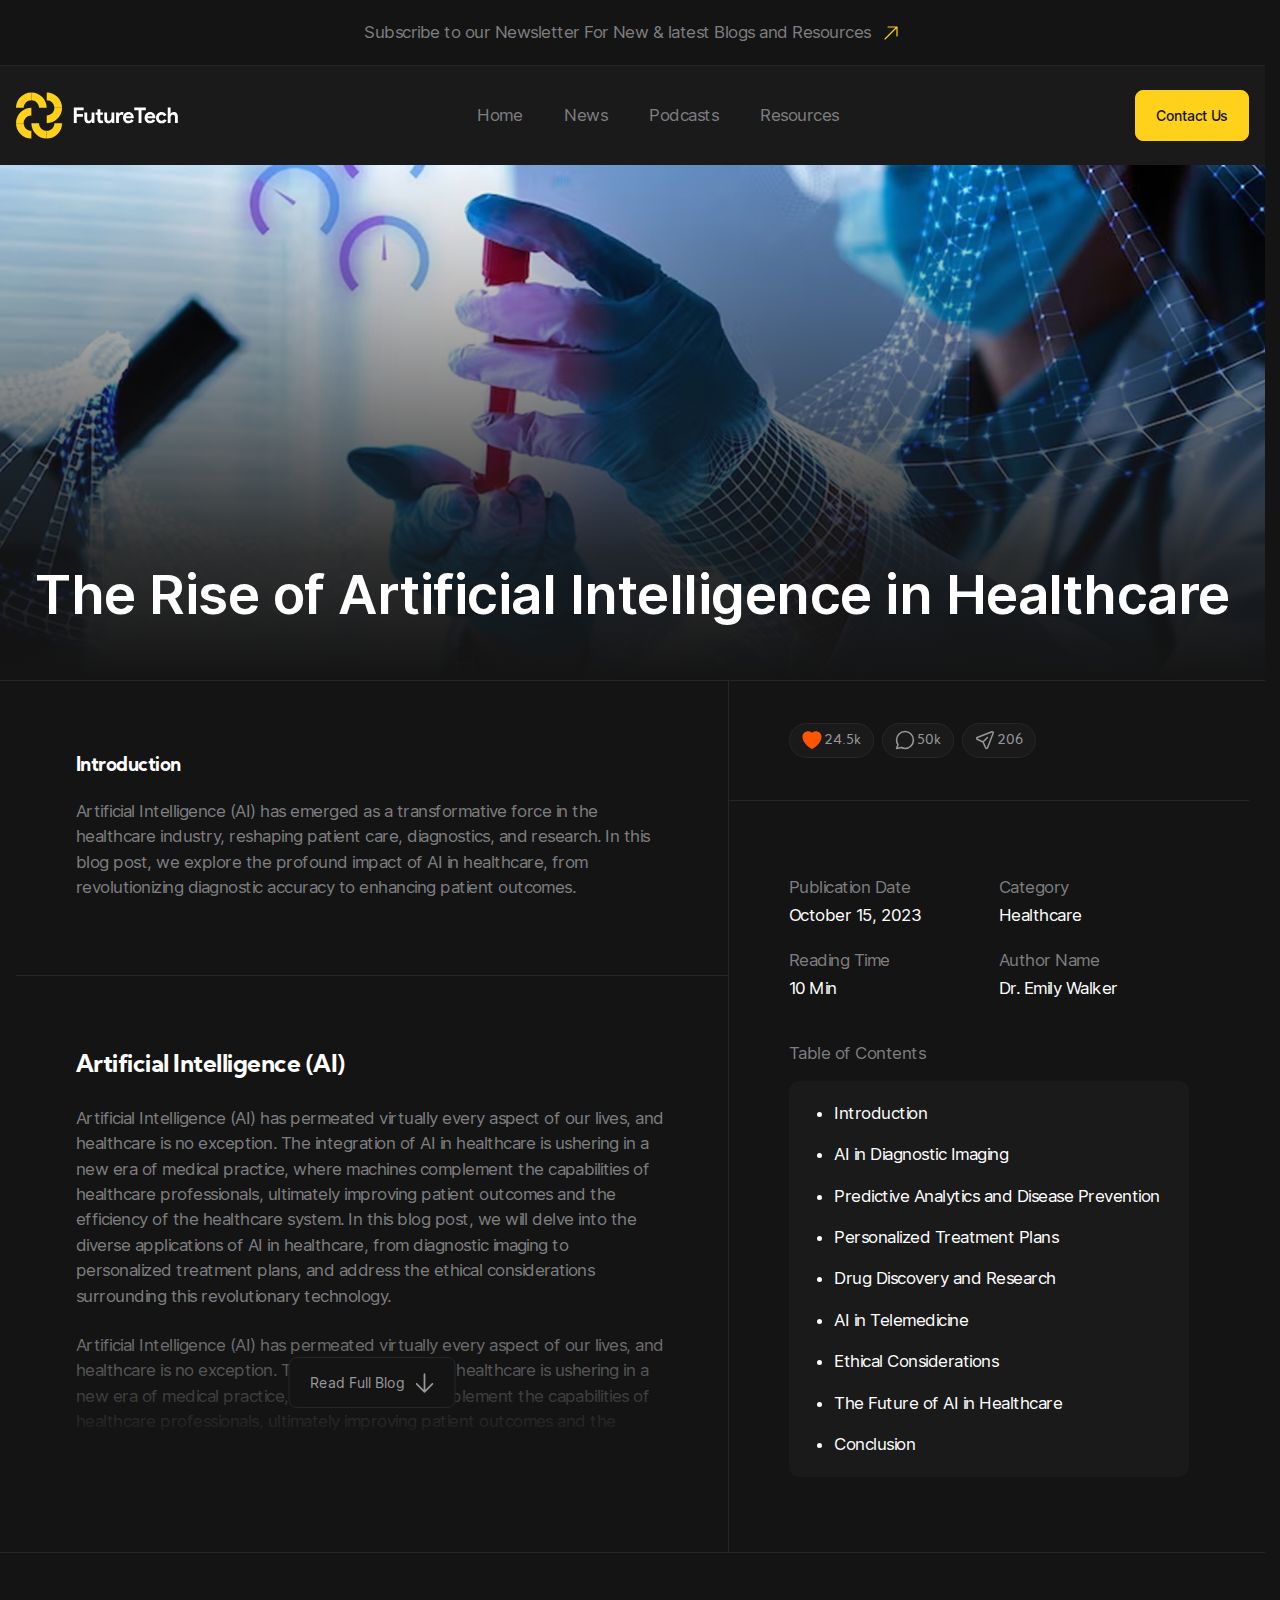
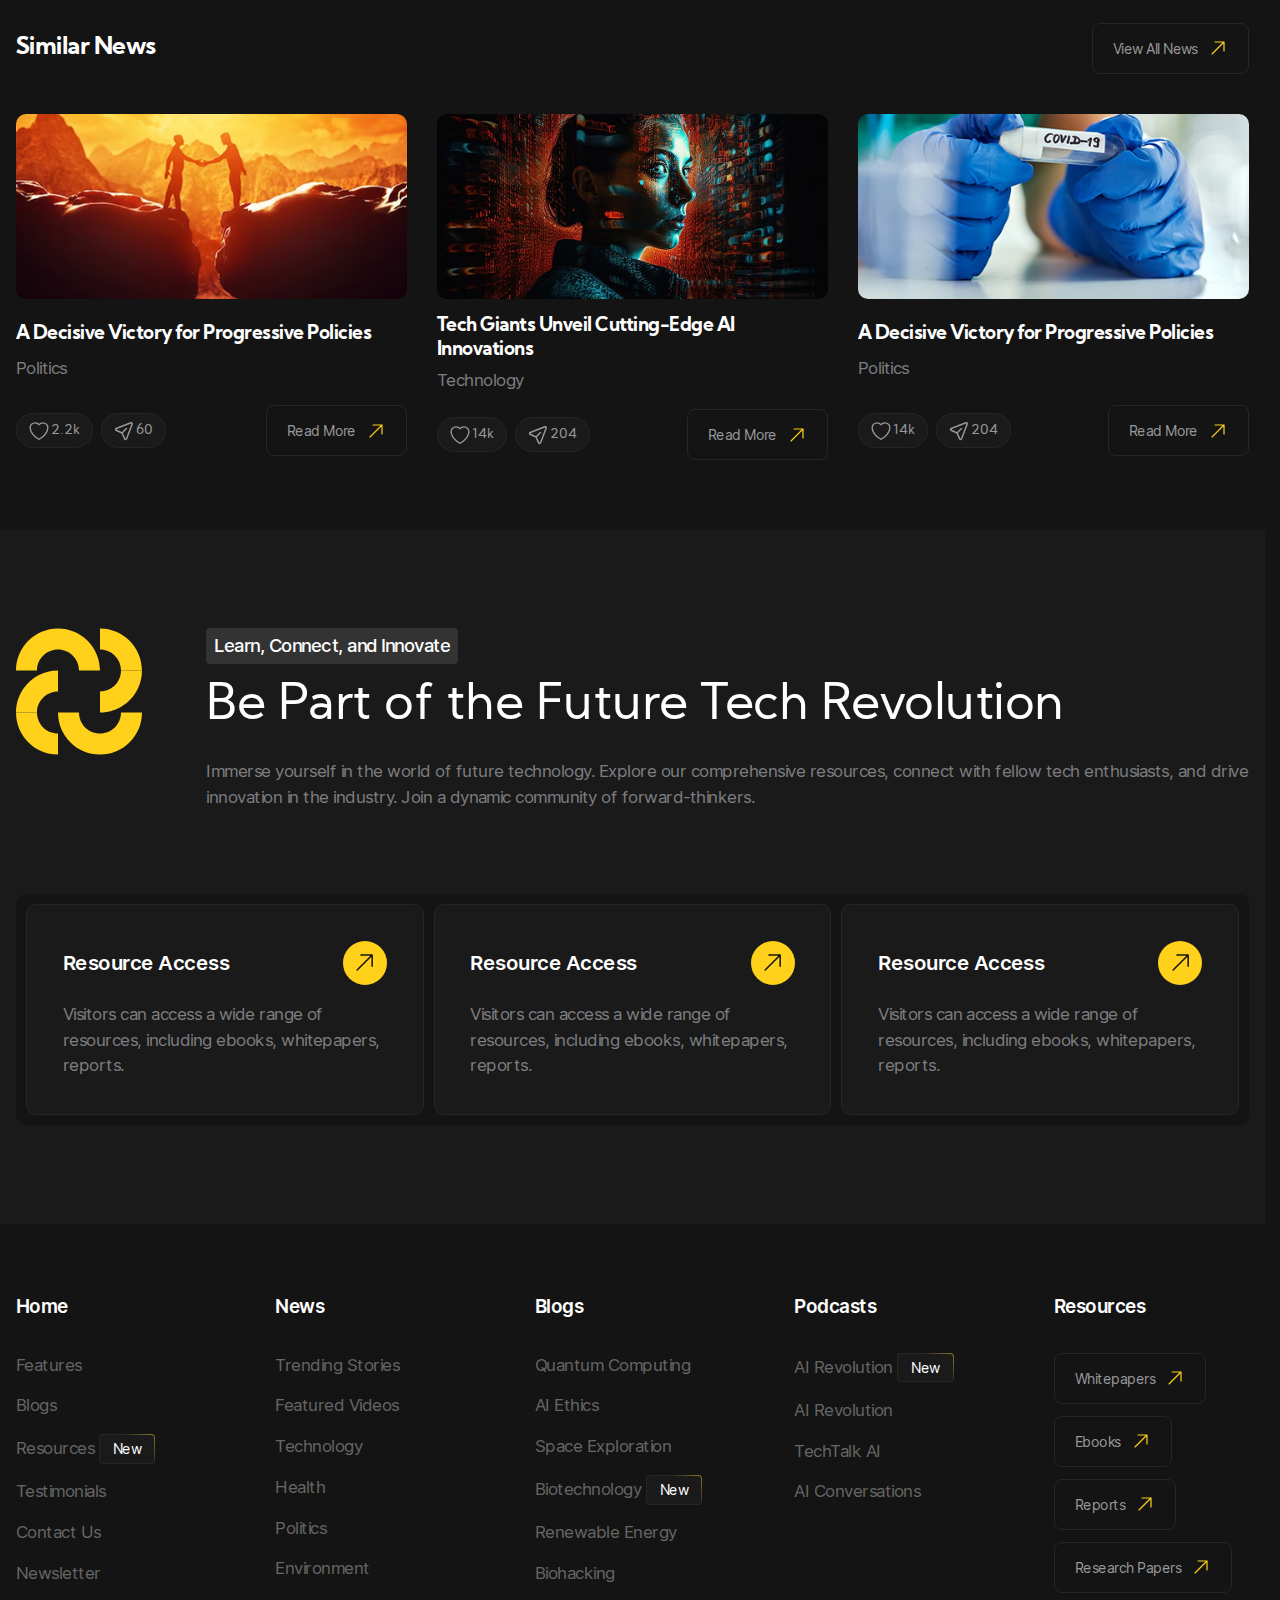
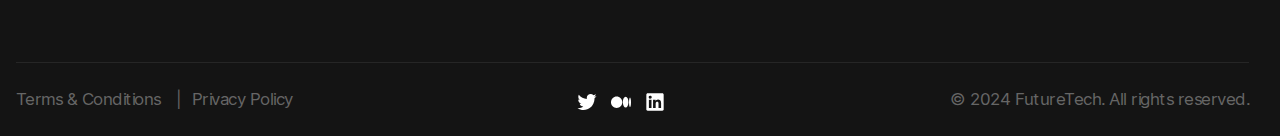
<file: blog.html>
<!DOCTYPE html>
<html lang="en">

<head>
    <meta charset="UTF-8">
    <meta name="viewport"
        content="width=device-width, user-scalable=no, initial-scale=1.0, maximum-scale=1.0, minimum-scale=1.0">
    <meta http-equv="X-UA-Compatible" content="ie=edge">
    <title>Future Tech | Blog</title>
    <link rel="stylesheet" href="/styles/main.css">
    <script src="scripts/main.js" type="module" defer></script>
    <!-- type="module" здесь для того, чтобы использовать в main.js ключевые слова, импорт/экспорт -->
</head>

<body>
    <header class="header" data-js-header>
        <div class="header__promo">
            <div class="header__promo-inner container">
                <a href="/" class="header__promo-link">
                    <span class="icon icon--yellow-arrow">Subscribe to our Newsletter For New & latest Blogs and
                        Resources</span>
                </a>
            </div>
        </div>
        <div class="header__body">
            <div class="header__body-inner container">
                <a href="/" class="header__logo logo" aria-label="Home" title="Home">
                    <img class="logo__image" src="images/logo.svg" alt="" width="179" height="50">
                </a>
                <div class="header__overlay" data-js-header-overlay>
                    <nav class="header__menu">
                        <ul class="header__menu-list">
                            <li class="header__menu-item">
                                <a href="./index.html" class="header__menu-link">
                                    Home
                                </a>
                            </li>
                            <li class="header__menu-item">
                                <a href="./news.html" class="header__menu-link">
                                    News
                                </a>
                            </li>
                            <li class="header__menu-item">
                                <a href="./podcasts.html" class="header__menu-link">
                                    Podcasts
                                </a>
                            </li>
                            <li class="header__menu-item">
                                <a href="./resources.html" class="header__menu-link">
                                    Resources
                                </a>
                            </li>
                        </ul>
                    </nav>
                    <a href="./contacts.html" class="header__contact-us-link button button--accent">
                        Contact Us
                    </a>
                </div>
                <button class="header__burger-button burger-button visible-mobile" type="button" aria-label="Open menu"
                    title="Open menu" data-js-header-burger-button>
                    <span class="burger-button__line"></span>
                    <span class="burger-button__line"></span>
                    <span class="burger-button__line"></span>
                </button>
            </div>
        </div>
    </header>
    <main>
        <section class="blog-details" aria-labelledby="blog-details__title">
            <header class="blog-details__banner" style="--bgImg: url('../../images/blog-details/banner.jpg')">
                <div class="blog-details__banner-inner container">
                    <h1 class="blog-details__title" id="blog-details__title">The Rise of Artificial Intelligence in
                        Healthcare</h1>
                </div>
            </header>
            <div class="blog-details__body">
                <div class="blog-details__body-inner container">
                    <div class="blog-details__content">
                        <div class="blog-details__intro full-vw-line full-vw-line--bottom full-vw-line--left">
                            <h2 class="h6">Introduction</h2>
                            <p>Artificial Intelligence (AI) has emerged as a transformative force in the healthcare
                                industry, reshaping patient care, diagnostics, and research. In this blog post, we
                                explore the profound impact of AI in healthcare, from revolutionizing diagnostic
                                accuracy to enhancing patient outcomes.</p>
                        </div>
                        <div class="blog-details__main expandable-content" data-js-expandable-content>
                            <h2 class="h4">Artificial Intelligence (AI)</h2>
                            <p>Artificial Intelligence (AI) has permeated virtually every aspect of our lives, and
                                healthcare is no exception. The integration of AI in healthcare is ushering in a new era
                                of medical practice, where machines complement the capabilities of healthcare
                                professionals, ultimately improving patient outcomes and the efficiency of the
                                healthcare system. In this blog post, we will delve into the diverse applications of AI
                                in healthcare, from diagnostic imaging to personalized treatment plans, and address the
                                ethical considerations surrounding this revolutionary technology.</p>
                            <p>Artificial Intelligence (AI) has permeated virtually every aspect of our lives, and
                                healthcare is no exception. The integration of AI in healthcare is ushering in a new era
                                of medical practice, where machines complement the capabilities of healthcare
                                professionals, ultimately improving patient outcomes and the efficiency of the
                                healthcare system. In this blog post, we will delve into the diverse applications of AI
                                in healthcare, from diagnostic imaging to personalized treatment plans, and address the
                                ethical considerations surrounding this revolutionary technology.</p>
                            <h2 class="h4">Predictive Analytics and Disease Prevention</h2>
                            <p>One of the most prominent applications of AI in healthcare is in diagnostic imaging. AI
                                algorithms have demonstrated remarkable proficiency in interpreting medical images such
                                as X-rays, MRIs, and CT scans. They can identify anomalies and deviations that might be
                                overlooked by the human eye. This is particularly valuable in early disease detection.
                                For instance, AI can aid radiologists in detecting minute irregularities in mammograms
                                or identifying critical findings in chest X-rays, potentially indicative of
                                life-threatening conditions.</p>
                            <p>One of the most prominent applications of AI in healthcare is in diagnostic imaging. AI
                                algorithms have demonstrated remarkable proficiency in interpreting medical images such
                                as X-rays, MRIs, and CT scans. They can identify anomalies and deviations that might be
                                overlooked by the human eye. This is particularly valuable in early disease detection.
                                For instance, AI can aid radiologists in detecting minute irregularities in mammograms
                                or identifying critical findings in chest X-rays, potentially indicative of
                                life-threatening conditions.</p>
                            <p>One of the most prominent applications of AI in healthcare is in diagnostic imaging. AI
                                algorithms have demonstrated remarkable proficiency in interpreting medical images such
                                as X-rays, MRIs, and CT scans. They can identify anomalies and deviations that might be
                                overlooked by the human eye. This is particularly valuable in early disease detection.
                                For instance, AI can aid radiologists in detecting minute irregularities in mammograms
                                or identifying critical findings in chest X-rays, potentially indicative of
                                life-threatening conditions.</p>
                            <p>One of the most prominent applications of AI in healthcare is in diagnostic imaging. AI
                                algorithms have demonstrated remarkable proficiency in interpreting medical images such
                                as X-rays, MRIs, and CT scans. They can identify anomalies and deviations that might be
                                overlooked by the human eye. This is particularly valuable in early disease detection.
                                For instance, AI can aid radiologists in detecting minute irregularities in mammograms
                                or identifying critical findings in chest X-rays, potentially indicative of
                                life-threatening conditions.</p>
                            <button class="blog-details__read-full-button button expandable-content__button"
                                data-js-expandable-content-button><span class="icon icon--gray-arrow-down">Read Full
                                    Blog</span></button>
                        </div>
                    </div>
                    <div class="blog-details__info">
                        <div
                            class="blog-details__actions blog-actions full-vw-line full-vw-line--bottom full-vw-line--right">
                            <ul class="blog-actions__list">
                                <li class="blog-actions__item">
                                    <button class="blog-actions__button is-active" type="button" aria-label="Dislike"
                                        title="Dislike">
                                        <span class="blog-actions__icon_wrapper">
                                            <svg width="22" height="21" viewBox="0 0 22 21" fill="none"
                                                xmlns="http://www.w3.org/2000/svg">
                                                <path
                                                    d="M10.645 19.4107L10.6384 19.4071L10.6158 19.3949C10.5965 19.3844 10.5689 19.3693 10.5336 19.3496C10.4629 19.3101 10.3612 19.2524 10.233 19.1769C9.9765 19.0261 9.61317 18.8039 9.17855 18.515C8.31074 17.9381 7.15122 17.0901 5.9886 16.0063C3.68781 13.8615 1.25 10.6751 1.25 6.75C1.25 3.82194 3.7136 1.5 6.6875 1.5C8.43638 1.5 10.0023 2.29909 11 3.5516C11.9977 2.29909 13.5636 1.5 15.3125 1.5C18.2864 1.5 20.75 3.82194 20.75 6.75C20.75 10.6751 18.3122 13.8615 16.0114 16.0063C14.8488 17.0901 13.6893 17.9381 12.8215 18.515C12.3868 18.8039 12.0235 19.0261 11.767 19.1769C11.6388 19.2524 11.5371 19.3101 11.4664 19.3496C11.4311 19.3693 11.4035 19.3844 11.3842 19.3949L11.3616 19.4071L11.355 19.4107L11.3523 19.4121C11.1323 19.5289 10.8677 19.5289 10.6477 19.4121L10.645 19.4107Z"
                                                    stroke="#666666" stroke-width="1.5" stroke-linejoin="round" />
                                            </svg>
                                        </span>
                                        <span>24.5k</span>
                                    </button>
                                </li>
                                <li class="blog-actions__item">
                                    <button class="blog-actions__button" type="button" aria-label="Discuss"
                                        title="Discuss">
                                        <span class="blog-actions__icon_wrapper">
                                            <svg width="18" height="19" viewBox="0 0 18 19" fill="none"
                                                xmlns="http://www.w3.org/2000/svg">
                                                <path
                                                    d="M5.48581 16.6888C6.54657 17.2083 7.73922 17.5 9 17.5C13.4183 17.5 17 13.9183 17 9.5C17 5.08172 13.4183 1.5 9 1.5C4.58172 1.5 1 5.08172 1 9.5C1 11.1401 1.49356 12.665 2.34026 13.9341M5.48581 16.6888L1 17.5L2.34026 13.9341M5.48581 16.6888L5.49231 16.6877M2.34026 13.9341L2.34154 13.9308"
                                                    stroke="#666666" stroke-width="1.5" stroke-linecap="round"
                                                    stroke-linejoin="round" />
                                            </svg>
                                        </span>
                                        <span>50k</span>
                                    </button>
                                </li>
                                <li class="blog-actions__item">
                                    <button class="blog-actions__button" type="button" aria-label="Share" title="Share">
                                        <span class="blog-actions__icon_wrapper">
                                            <svg width="20" height="19" viewBox="0 0 20 19" fill="none"
                                                xmlns="http://www.w3.org/2000/svg">
                                                <path
                                                    d="M8.03841 11.4616L2.1719 8.79505C1.36454 8.42807 1.39898 7.2697 2.22673 6.95134L16.8999 1.30781C17.7087 0.996752 18.5033 1.79139 18.1922 2.60013L12.5487 17.2733C12.2303 18.1011 11.072 18.1355 10.705 17.3281L8.03841 11.4616ZM8.03841 11.4616L12.4231 7.07704"
                                                    stroke="#666666" stroke-width="1.5" stroke-linecap="round"
                                                    stroke-linejoin="round" />
                                            </svg>
                                        </span>
                                        <span>206</span>
                                    </button>
                                </li>
                            </ul>
                        </div>
                        <div class="blog-details__summary summary summary--2-cols">
                            <dl class="summary__list">
                                <div class="summary__item">
                                    <dt class="summary__key">Publication Date</dt>
                                    <dd class="summary__value"><time datetime="2023-10-15">October 15, 2023</time>
                                    </dd>
                                </div>
                                <div class="summary__item">
                                    <dt class="summary__key">Category</dt>
                                    <dd class="summary__value">Healthcare</dd>
                                </div>
                                <div class="summary__item">
                                    <dt class="summary__key">Reading Time</dt>
                                    <dd class="summary__value">10 Min</dd>
                                </div>
                                <div class="summary__item">
                                    <dt class="summary__key">Author Name</dt>
                                    <dd class="summary__value">Dr. Emily Walker</dd>
                                </div>
                                <div class="summary__item summary__item--wide">
                                    <dt class="summary__key">Table of Contents</dt>
                                    <dd class="summary__value">
                                        <div class="table-of-contents">
                                            <ul class="table-of-contents__list">
                                                <li class="table-of-contents__item">Introduction</li>
                                                <li class="table-of-contents__item">AI in Diagnostic Imaging</li>
                                                <li class="table-of-contents__item">Predictive Analytics and Disease
                                                    Prevention</li>
                                                <li class="table-of-contents__item">Personalized Treatment Plans</li>
                                                <li class="table-of-contents__item">Drug Discovery and Research</li>
                                                <li class="table-of-contents__item">AI in Telemedicine</li>
                                                <li class="table-of-contents__item">Ethical Considerations</li>
                                                <li class="table-of-contents__item">The Future of AI in Healthcare</li>
                                                <li class="table-of-contents__item">Conclusion</li>
                                            </ul>
                                        </div>
                                    </dd>
                                </div>
                            </dl>
                        </div>
                    </div>
                </div>
            </div>
            <div class="blog-details__news news container">
                <header class="news__header">
                    <h2 class="news__title h4">Similar News</h2>
                    <a href="" class="news__link button"><span class="icon icon--yellow-arrow">View All News</span></a>
                </header>
                <ul class="news__list">
                    <li class="news__item">
                        <article class="news-card">
                            <img src="./images/news/2.jpg" alt="" class="news-card__image" width="512" height="222"
                                loading="lazy">
                            <div class="news-card__body">
                                <h2 class="news-card__title h6">A Decisive Victory for Progressive Policies
                                </h2>
                                <div class="news-card__description">
                                    <p>Politics</p>
                                </div>
                            </div>

                            <div class="news-card__controls">
                                <div class="news-card__action blog-actions">
                                    <ul class="blog-actions__list">
                                        <li class="blog-actions__item">
                                            <button class="blog-actions__button" type="button" aria-label="Like"
                                                title="Like">
                                                <span class="blog-actions__icon_wrapper">
                                                    <svg width="22" height="21" viewBox="0 0 22 21" fill="none"
                                                        xmlns="http://www.w3.org/2000/svg">
                                                        <path
                                                            d="M10.645 19.4107L10.6384 19.4071L10.6158 19.3949C10.5965 19.3844 10.5689 19.3693 10.5336 19.3496C10.4629 19.3101 10.3612 19.2524 10.233 19.1769C9.9765 19.0261 9.61317 18.8039 9.17855 18.515C8.31074 17.9381 7.15122 17.0901 5.9886 16.0063C3.68781 13.8615 1.25 10.6751 1.25 6.75C1.25 3.82194 3.7136 1.5 6.6875 1.5C8.43638 1.5 10.0023 2.29909 11 3.5516C11.9977 2.29909 13.5636 1.5 15.3125 1.5C18.2864 1.5 20.75 3.82194 20.75 6.75C20.75 10.6751 18.3122 13.8615 16.0114 16.0063C14.8488 17.0901 13.6893 17.9381 12.8215 18.515C12.3868 18.8039 12.0235 19.0261 11.767 19.1769C11.6388 19.2524 11.5371 19.3101 11.4664 19.3496C11.4311 19.3693 11.4035 19.3844 11.3842 19.3949L11.3616 19.4071L11.355 19.4107L11.3523 19.4121C11.1323 19.5289 10.8677 19.5289 10.6477 19.4121L10.645 19.4107Z"
                                                            stroke="#666666" stroke-width="1.5"
                                                            stroke-linejoin="round" />
                                                    </svg>
                                                </span>
                                                <span>2.2k</span>
                                            </button>
                                        </li>
                                        <li class="blog-actions__item">
                                            <button class="blog-actions__button" type="button" aria-label="Share"
                                                title="Share">
                                                <span class="blog-actions__icon_wrapper">
                                                    <svg width="20" height="19" viewBox="0 0 20 19" fill="none"
                                                        xmlns="http://www.w3.org/2000/svg">
                                                        <path
                                                            d="M8.03841 11.4616L2.1719 8.79505C1.36454 8.42807 1.39898 7.2697 2.22673 6.95134L16.8999 1.30781C17.7087 0.996752 18.5033 1.79139 18.1922 2.60013L12.5487 17.2733C12.2303 18.1011 11.072 18.1355 10.705 17.3281L8.03841 11.4616ZM8.03841 11.4616L12.4231 7.07704"
                                                            stroke="#666666" stroke-width="1.5" stroke-linecap="round"
                                                            stroke-linejoin="round" />
                                                    </svg>
                                                </span>
                                                <span>60</span>
                                            </button>
                                        </li>
                                    </ul>
                                </div>
                                <a href="/" class="news-card__link button"><span class="icon icon--yellow-arrow">Read
                                        More</span></a>
                            </div>
                        </article>
                    </li>
                    <li class="news__item">
                        <article class="news-card">
                            <img src="./images/news/3.jpg" alt="" class="news-card__image" width="512" height="222"
                                loading="lazy">
                            <div class="news-card__body">
                                <h2 class="news-card__title h6">Tech Giants Unveil Cutting-Edge AI
                                    Innovations
                                </h2>
                                <div class="news-card__description">
                                    <p>Technology</p>
                                </div>
                            </div>
                            <div class="news-card__controls">
                                <div class="news-card__action blog-actions">
                                    <ul class="blog-actions__list">
                                        <li class="blog-actions__item">
                                            <button class="blog-actions__button" type="button" aria-label="Like"
                                                title="Like">
                                                <span class="blog-actions__icon_wrapper">
                                                    <svg width="22" height="21" viewBox="0 0 22 21" fill="none"
                                                        xmlns="http://www.w3.org/2000/svg">
                                                        <path
                                                            d="M10.645 19.4107L10.6384 19.4071L10.6158 19.3949C10.5965 19.3844 10.5689 19.3693 10.5336 19.3496C10.4629 19.3101 10.3612 19.2524 10.233 19.1769C9.9765 19.0261 9.61317 18.8039 9.17855 18.515C8.31074 17.9381 7.15122 17.0901 5.9886 16.0063C3.68781 13.8615 1.25 10.6751 1.25 6.75C1.25 3.82194 3.7136 1.5 6.6875 1.5C8.43638 1.5 10.0023 2.29909 11 3.5516C11.9977 2.29909 13.5636 1.5 15.3125 1.5C18.2864 1.5 20.75 3.82194 20.75 6.75C20.75 10.6751 18.3122 13.8615 16.0114 16.0063C14.8488 17.0901 13.6893 17.9381 12.8215 18.515C12.3868 18.8039 12.0235 19.0261 11.767 19.1769C11.6388 19.2524 11.5371 19.3101 11.4664 19.3496C11.4311 19.3693 11.4035 19.3844 11.3842 19.3949L11.3616 19.4071L11.355 19.4107L11.3523 19.4121C11.1323 19.5289 10.8677 19.5289 10.6477 19.4121L10.645 19.4107Z"
                                                            stroke="#666666" stroke-width="1.5"
                                                            stroke-linejoin="round" />
                                                    </svg>
                                                </span>
                                                <span>14k</span>
                                            </button>
                                        </li>
                                        <li class="blog-actions__item">
                                            <button class="blog-actions__button" type="button" aria-label="Share"
                                                title="Share">
                                                <span class="blog-actions__icon_wrapper">
                                                    <svg width="20" height="19" viewBox="0 0 20 19" fill="none"
                                                        xmlns="http://www.w3.org/2000/svg">
                                                        <path
                                                            d="M8.03841 11.4616L2.1719 8.79505C1.36454 8.42807 1.39898 7.2697 2.22673 6.95134L16.8999 1.30781C17.7087 0.996752 18.5033 1.79139 18.1922 2.60013L12.5487 17.2733C12.2303 18.1011 11.072 18.1355 10.705 17.3281L8.03841 11.4616ZM8.03841 11.4616L12.4231 7.07704"
                                                            stroke="#666666" stroke-width="1.5" stroke-linecap="round"
                                                            stroke-linejoin="round" />
                                                    </svg>
                                                </span>
                                                <span>204</span>
                                            </button>
                                        </li>
                                    </ul>
                                </div>
                                <a href="/" class="news-card__link button"><span class="icon icon--yellow-arrow">Read
                                        More</span></a>
                            </div>
                        </article>
                    </li>
                    <li class="news__item">
                        <article class="news-card">
                            <img src="./images/news/4.jpg" alt="" class="news-card__image" width="512" height="222"
                                loading="lazy">
                            <div class="news-card__body">
                                <h2 class="news-card__title h6">A Decisive Victory for Progressive Policies
                                </h2>
                                <div class="news-card__description">
                                    <p>Politics</p>
                                </div>
                            </div>
                            <div class="news-card__controls">
                                <div class="news-card__action blog-actions">
                                    <ul class="blog-actions__list">
                                        <li class="blog-actions__item">
                                            <button class="blog-actions__button" type="button" aria-label="Like"
                                                title="Like">
                                                <span class="blog-actions__icon_wrapper">
                                                    <svg width="22" height="21" viewBox="0 0 22 21" fill="none"
                                                        xmlns="http://www.w3.org/2000/svg">
                                                        <path
                                                            d="M10.645 19.4107L10.6384 19.4071L10.6158 19.3949C10.5965 19.3844 10.5689 19.3693 10.5336 19.3496C10.4629 19.3101 10.3612 19.2524 10.233 19.1769C9.9765 19.0261 9.61317 18.8039 9.17855 18.515C8.31074 17.9381 7.15122 17.0901 5.9886 16.0063C3.68781 13.8615 1.25 10.6751 1.25 6.75C1.25 3.82194 3.7136 1.5 6.6875 1.5C8.43638 1.5 10.0023 2.29909 11 3.5516C11.9977 2.29909 13.5636 1.5 15.3125 1.5C18.2864 1.5 20.75 3.82194 20.75 6.75C20.75 10.6751 18.3122 13.8615 16.0114 16.0063C14.8488 17.0901 13.6893 17.9381 12.8215 18.515C12.3868 18.8039 12.0235 19.0261 11.767 19.1769C11.6388 19.2524 11.5371 19.3101 11.4664 19.3496C11.4311 19.3693 11.4035 19.3844 11.3842 19.3949L11.3616 19.4071L11.355 19.4107L11.3523 19.4121C11.1323 19.5289 10.8677 19.5289 10.6477 19.4121L10.645 19.4107Z"
                                                            stroke="#666666" stroke-width="1.5"
                                                            stroke-linejoin="round" />
                                                    </svg>
                                                </span>
                                                <span>14k</span>
                                            </button>
                                        </li>
                                        <li class="blog-actions__item">
                                            <button class="blog-actions__button" type="button" aria-label="Share"
                                                title="Share">
                                                <span class="blog-actions__icon_wrapper">
                                                    <svg width="20" height="19" viewBox="0 0 20 19" fill="none"
                                                        xmlns="http://www.w3.org/2000/svg">
                                                        <path
                                                            d="M8.03841 11.4616L2.1719 8.79505C1.36454 8.42807 1.39898 7.2697 2.22673 6.95134L16.8999 1.30781C17.7087 0.996752 18.5033 1.79139 18.1922 2.60013L12.5487 17.2733C12.2303 18.1011 11.072 18.1355 10.705 17.3281L8.03841 11.4616ZM8.03841 11.4616L12.4231 7.07704"
                                                            stroke="#666666" stroke-width="1.5" stroke-linecap="round"
                                                            stroke-linejoin="round" />
                                                    </svg>
                                                </span>
                                                <span>204</span>
                                            </button>
                                        </li>
                                    </ul>
                                </div>
                                <a href="/" class="news-card__link button"><span class="icon icon--yellow-arrow">Read
                                        More</span></a>
                            </div>
                        </article>
                    </li>
                </ul>
            </div>
        </section>
        <section class="about" aria-labelledby="about-title">
            <div class="about__inner container">
                <header class="about__header">
                    <img src="./images/about/icon.svg" alt="" class="about__icon" width="150" height="150"
                        loading="lazy">
                    <div class="about__info">
                        <p class="about__subtitle tag">Learn, Connect, and Innovate</p>
                        <h2 class="about__title" id="about-title">Be Part of the Future Tech Revolution</h2>
                    </div>
                    <div class="about__description">
                        <p>Immerse yourself in the world of future technology. Explore our comprehensive resources,
                            connect with
                            fellow tech enthusiasts, and drive innovation in the industry. Join a dynamic community of
                            forward-thinkers. </p>
                    </div>
                </header>
                <ul class="about__list">
                    <li class="about__item">
                        <a href="/" class="about-card tile">
                            <h3 class="about-card__title circle-icon">Resource Access</h3>
                            <div class="about-card_description">
                                <p>Visitors can access a wide range of resources, including ebooks, whitepapers,
                                    reports.</p>
                            </div>
                        </a>
                    </li>
                    <li class="about__item">
                        <a href="/" class="about-card tile">
                            <h3 class="about-card__title circle-icon">Resource Access</h3>
                            <div class="about-card_description">
                                <p>Visitors can access a wide range of resources, including ebooks, whitepapers,
                                    reports.</p>
                            </div>
                        </a>
                    </li>
                    <li class="about__item">
                        <a href="/" class="about-card tile">
                            <h3 class="about-card__title circle-icon">Resource Access</h3>
                            <div class="about-card_description">
                                <p>Visitors can access a wide range of resources, including ebooks, whitepapers,
                                    reports.</p>
                            </div>
                        </a>
                    </li>
                </ul>
            </div>
        </section>
    </main>
    <footer class="footer">
        <div class="footer__inner container">
            <div class="footer__body">
                <nav class="footer__menu">
                    <div class="footer__menu-column">
                        <a href="" class="footer__menu-main-link h6">Home</a>
                        <ul class="footer__menu-list">
                            <li class="futer__menu-item">
                                <a href="/" class="footer__menu-link">Features</a>
                            </li>
                            <li class="futer__menu-item">
                                <a href="/" class="footer__menu-link">Blogs</a>
                            </li>
                            <li class="futer__menu-item">
                                <a href="/" class="footer__menu-link">Resources</a>
                                <span class="badge">New</span>
                            </li>
                            <li class="futer__menu-item">
                                <a href="/" class="footer__menu-link">Testimonials</a>
                            </li>
                            <li class="futer__menu-item">
                                <a href="/" class="footer__menu-link">Contact Us</a>
                            </li>
                            <li class="futer__menu-item">
                                <a href="/" class="footer__menu-link">Newsletter</a>
                            </li>
                        </ul>
                    </div>
                    <div class="footer__menu-column">
                        <a href="" class="footer__menu-main-link h6">News</a>
                        <ul class="footer__menu-list">
                            <li class="futer__menu-item">
                                <a href="/" class="footer__menu-link">Trending Stories</a>
                            </li>
                            <li class="futer__menu-item">
                                <a href="/" class="footer__menu-link">Featured Videos</a>
                            </li>
                            <li class="futer__menu-item">
                                <a href="/" class="footer__menu-link">Technology</a>
                            </li>
                            <li class="futer__menu-item">
                                <a href="/" class="footer__menu-link">Health</a>
                            </li>
                            <li class="futer__menu-item">
                                <a href="/" class="footer__menu-link">Politics</a>
                            </li>
                            <li class="futer__menu-item">
                                <a href="/" class="footer__menu-link">Environment</a>
                            </li>
                        </ul>
                    </div>
                    <div class="footer__menu-column">
                        <a href="" class="footer__menu-main-link h6">Blogs</a>
                        <ul class="footer__menu-list">
                            <li class="futer__menu-item">
                                <a href="/" class="footer__menu-link">Quantum Computing</a>
                            </li>
                            <li class="futer__menu-item">
                                <a href="/" class="footer__menu-link">AI Ethics</a>
                            </li>
                            <li class="futer__menu-item">
                                <a href="/" class="footer__menu-link">Space Exploration</a>
                            </li>
                            <li class="futer__menu-item">
                                <a href="/" class="footer__menu-link">Biotechnology</a>
                                <span class="badge">New</span>
                            </li>
                            <li class="futer__menu-item">
                                <a href="/" class="footer__menu-link">Renewable Energy</a>
                            </li>
                            <li class="futer__menu-item">
                                <a href="/" class="footer__menu-link">Biohacking</a>
                            </li>
                        </ul>
                    </div>
                    <div class="footer__menu-column">
                        <a href="" class="footer__menu-main-link h6">Podcasts</a>
                        <ul class="footer__menu-list">
                            <li class="futer__menu-item">
                                <a href="/" class="footer__menu-link">AI Revolution</a>
                                <span class="badge">New</span>
                            </li>
                            <li class="futer__menu-item">
                                <a href="/" class="footer__menu-link">AI Revolution</a>
                            </li>
                            <li class="futer__menu-item">
                                <a href="/" class="footer__menu-link">TechTalk AI</a>
                            </li>
                            <li class="futer__menu-item">
                                <a href="/" class="footer__menu-link">AI Conversations</a>
                            </li>
                        </ul>
                    </div>
                    <div class="footer__menu-column">
                        <a href="" class="footer__menu-main-link h6">Resources</a>
                        <ul class="footer__menu-list">
                            <li class="futer__menu-item">
                                <a href="/" class="footer__menu-linkd button">
                                    <span class="icon icon--yellow-arrow">Whitepapers</span>
                                </a>
                            </li>
                            <li class="futer__menu-item">
                                <a href="/" class="footer__menu-link button">
                                    <span class="icon icon--yellow-arrow">
                                        Ebooks
                                    </span>
                                </a>
                            </li>
                            <li class="futer__menu-item">
                                <a href="/" class="footer__menu-link button">
                                    <span class="icon icon--yellow-arrow">Reports</span>
                                </a>
                            </li>
                            <li class="futer__menu-item">
                                <a href="/" class="footer__menu-link button">
                                    <span class="icon icon--yellow-arrow">Research Papers</span>
                                </a>
                            </li>
                        </ul>
                    </div>
                </nav>
            </div>
            <div class="footer__extra">
                <div class="footer__extra-menu">
                    <ul class="footer__extra-menu-list">
                        <li class="footer__extra-menu-item">
                            <a href="/" class="footer__extra-menu-link">Terms & Conditions</a>
                        </li>
                        <li class="footer__extra-menu-item">
                            <a href="/" class="footer__extra-menu-link">Privacy Policy</a>
                        </li>
                    </ul>
                </div>
                <div class="footer__soc1als soc1als">
                    <!-- цифра 1 здесь вместо i для того, что бы блокировщики рекламы не определилиэто как рекламу и не скрывали блок -->
                    <ul class="soc1als__list">
                        <li class="soc1als__item">
                            <a href="/" class="soc1als__link" target="_blank" aria-label="Twitter" title="Twitter">
                                <svg width="24" height="24" viewBox="0 0 24 24" fill="none"
                                    xmlns="http://www.w3.org/2000/svg">
                                    <path
                                        d="M21.0571 7.18114C21.0664 7.39235 21.0664 7.59395 21.0664 7.80515C21.0756 14.2084 16.3712 21.6004 7.76793 21.6004C5.23048 21.6004 2.73933 20.842 0.600098 19.4212C0.970528 19.4692 1.34096 19.4884 1.71139 19.4884C3.81358 19.4884 5.86021 18.7588 7.51789 17.4052C5.51756 17.3668 3.75802 16.0132 3.14681 14.0356C3.85063 14.1796 4.57296 14.1508 5.25826 13.9492C3.08198 13.5076 1.51691 11.5204 1.50765 9.20675C1.50765 9.18755 1.50765 9.16835 1.50765 9.14915C2.15591 9.52355 2.88751 9.73475 3.62837 9.75395C1.58174 8.33315 0.942746 5.50114 2.18369 3.28353C4.5637 6.31714 8.06427 8.15075 11.8241 8.35235C11.4445 6.67234 11.9631 4.90594 13.1762 3.71553C15.0561 1.88193 18.0196 1.97793 19.7977 3.92673C20.8441 3.71553 21.8535 3.31233 22.7704 2.74593C22.4185 3.86913 21.6869 4.81954 20.7145 5.42434C21.6406 5.30914 22.5481 5.04994 23.4001 4.66594C22.7704 5.64514 21.9739 6.48994 21.0571 7.18114Z"
                                        fill="white" />
                                </svg>

                            </a>
                        </li>
                        <li class="soc1als__item">
                            <a href="/" class="soc1als__link" target="_blank" aria-label="Medium" title="Medium">
                                <svg width="24" height="24" viewBox="0 0 24 24" fill="none"
                                    xmlns="http://www.w3.org/2000/svg">
                                    <path
                                        d="M13.5374 12.2281C13.5374 15.9988 10.5069 19.0556 6.76883 19.0556C3.03073 19.0556 0 15.9981 0 12.2281C0 8.45806 3.0305 5.40039 6.76883 5.40039C10.5072 5.40039 13.5374 8.45737 13.5374 12.2281Z"
                                        fill="white" />
                                    <path
                                        d="M20.9627 12.2285C20.9627 15.7778 19.4474 18.6563 17.5783 18.6563C15.7091 18.6563 14.1938 15.7778 14.1938 12.2285C14.1938 8.67922 15.7089 5.80078 17.578 5.80078C19.4472 5.80078 20.9625 8.67829 20.9625 12.2285"
                                        fill="white" />
                                    <path
                                        d="M24 12.228C24 15.4073 23.4672 17.9862 22.8097 17.9862C22.1522 17.9862 21.6196 15.408 21.6196 12.228C21.6196 9.04797 22.1525 6.46973 22.8097 6.46973C23.467 6.46973 24 9.04774 24 12.228Z"
                                        fill="white" />
                                </svg>
                            </a>
                        </li>
                        <li class="soc1als__item">
                            <a href="/" class="soc1als__link" target="_blank" aria-label="LinkedIn" title="LinkedIn">
                                <svg width="24" height="24" viewBox="0 0 24 24" fill="none"
                                    xmlns="http://www.w3.org/2000/svg">
                                    <path
                                        d="M20.8647 1.59961H3.13554C2.72832 1.59961 2.33777 1.76138 2.04982 2.04933C1.76187 2.33728 1.6001 2.72783 1.6001 3.13505V20.8642C1.6001 21.2714 1.76187 21.6619 2.04982 21.9499C2.33777 22.2378 2.72832 22.3996 3.13554 22.3996H20.8647C21.2719 22.3996 21.6624 22.2378 21.9504 21.9499C22.2383 21.6619 22.4001 21.2714 22.4001 20.8642V3.13505C22.4001 2.72783 22.2383 2.33728 21.9504 2.04933C21.6624 1.76138 21.2719 1.59961 20.8647 1.59961ZM7.79965 19.3186H4.67243V9.38516H7.79965V19.3186ZM6.23388 8.00861C5.87915 8.00661 5.53296 7.89958 5.239 7.70102C4.94504 7.50246 4.71649 7.22127 4.58219 6.89294C4.44789 6.56461 4.41386 6.20386 4.48439 5.8562C4.55492 5.50855 4.72686 5.18958 4.9785 4.93955C5.23014 4.68952 5.5502 4.51964 5.8983 4.45134C6.2464 4.38304 6.60693 4.41939 6.93439 4.5558C7.26185 4.6922 7.54156 4.92255 7.73823 5.21778C7.9349 5.51301 8.03971 5.85988 8.03943 6.21461C8.04278 6.45211 7.99827 6.68784 7.90857 6.90777C7.81887 7.1277 7.68582 7.32732 7.51733 7.49473C7.34884 7.66215 7.14837 7.79392 6.92787 7.88221C6.70736 7.97049 6.47134 8.01348 6.23388 8.00861ZM19.3263 19.3273H16.2005V13.9005C16.2005 12.3001 15.5202 11.8061 14.642 11.8061C13.7147 11.8061 12.8047 12.5052 12.8047 13.9409V19.3273H9.67743V9.39239H12.6848V10.7689H12.7252C13.0271 10.1579 14.0844 9.11361 15.6979 9.11361C17.4428 9.11361 19.3278 10.1493 19.3278 13.1826L19.3263 19.3273Z"
                                        fill="white" />
                                </svg>
                            </a>
                        </li>
                    </ul>
                </div>
                <p class="footer__copyright">© <time datetime="2024">2024</time> FutureTech. All rights reserved.</p>

            </div>
        </div>
    </footer>
</body>

</html>
</file>
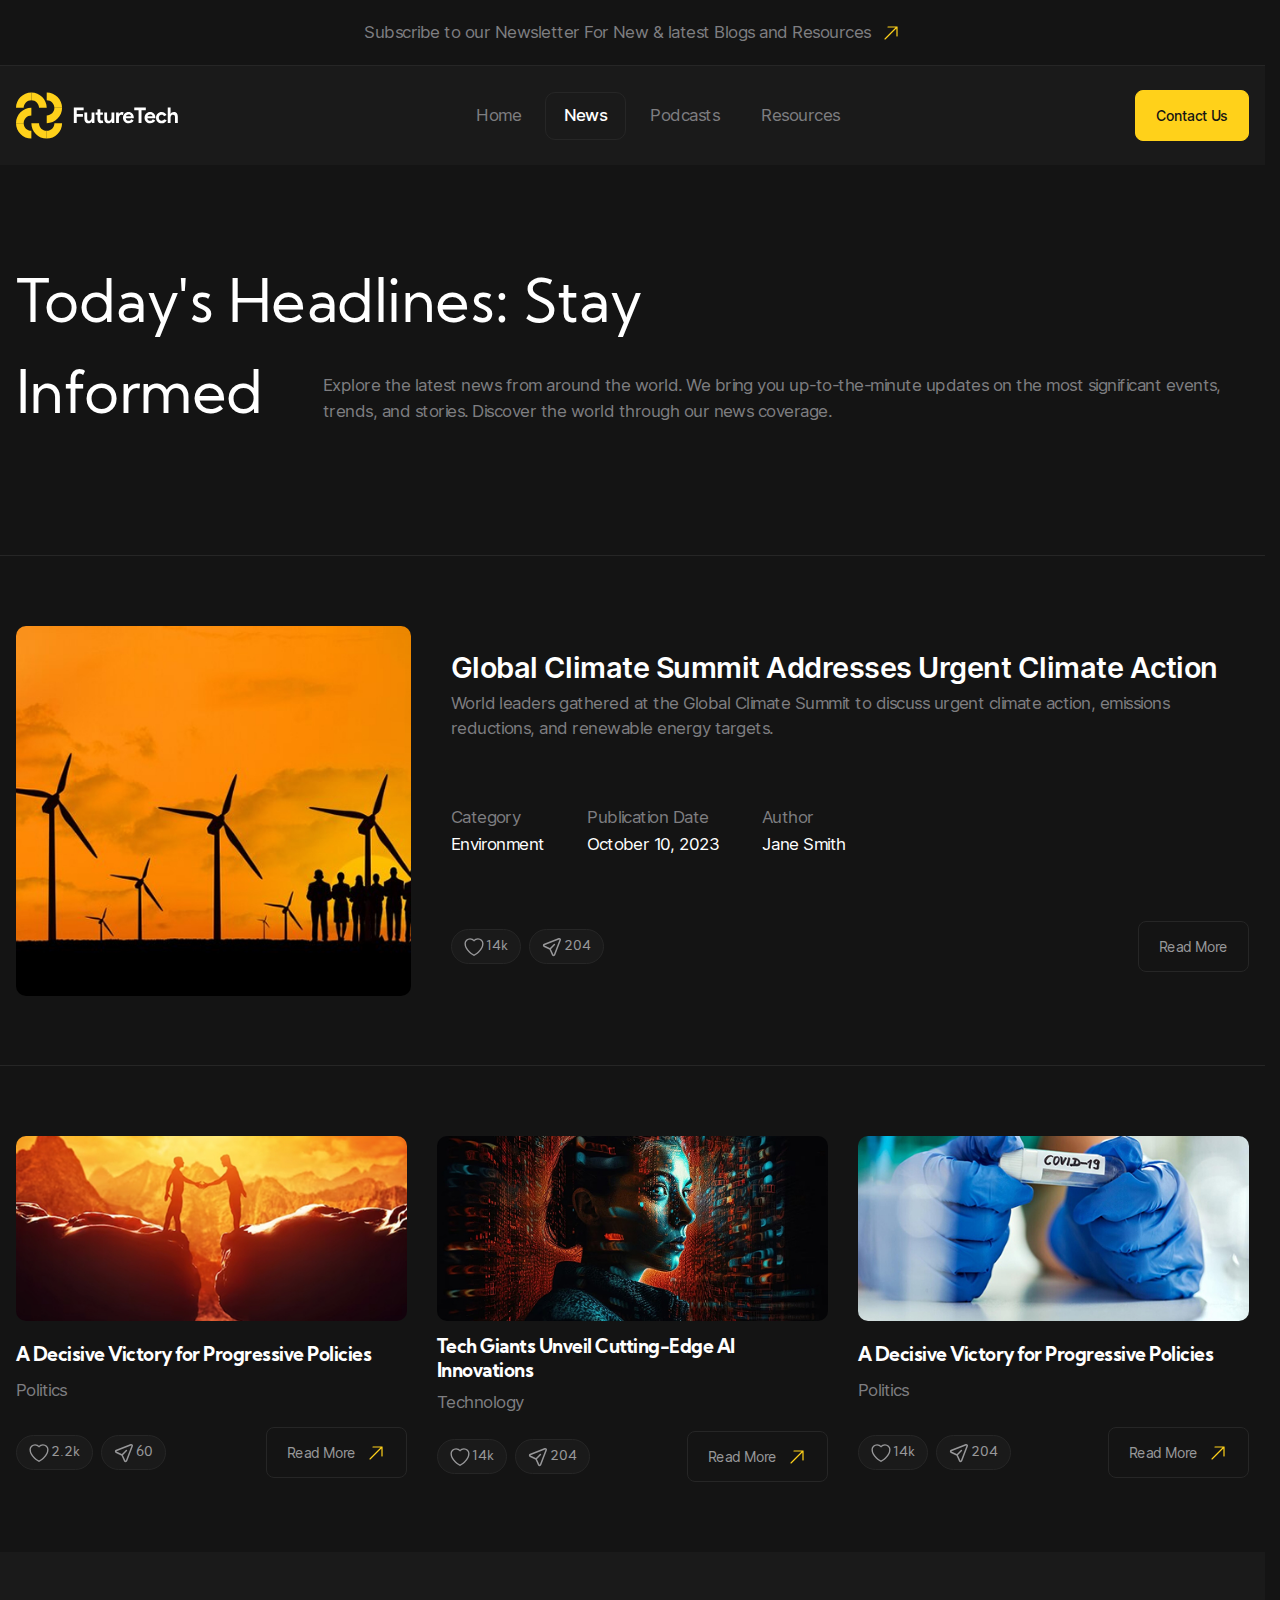
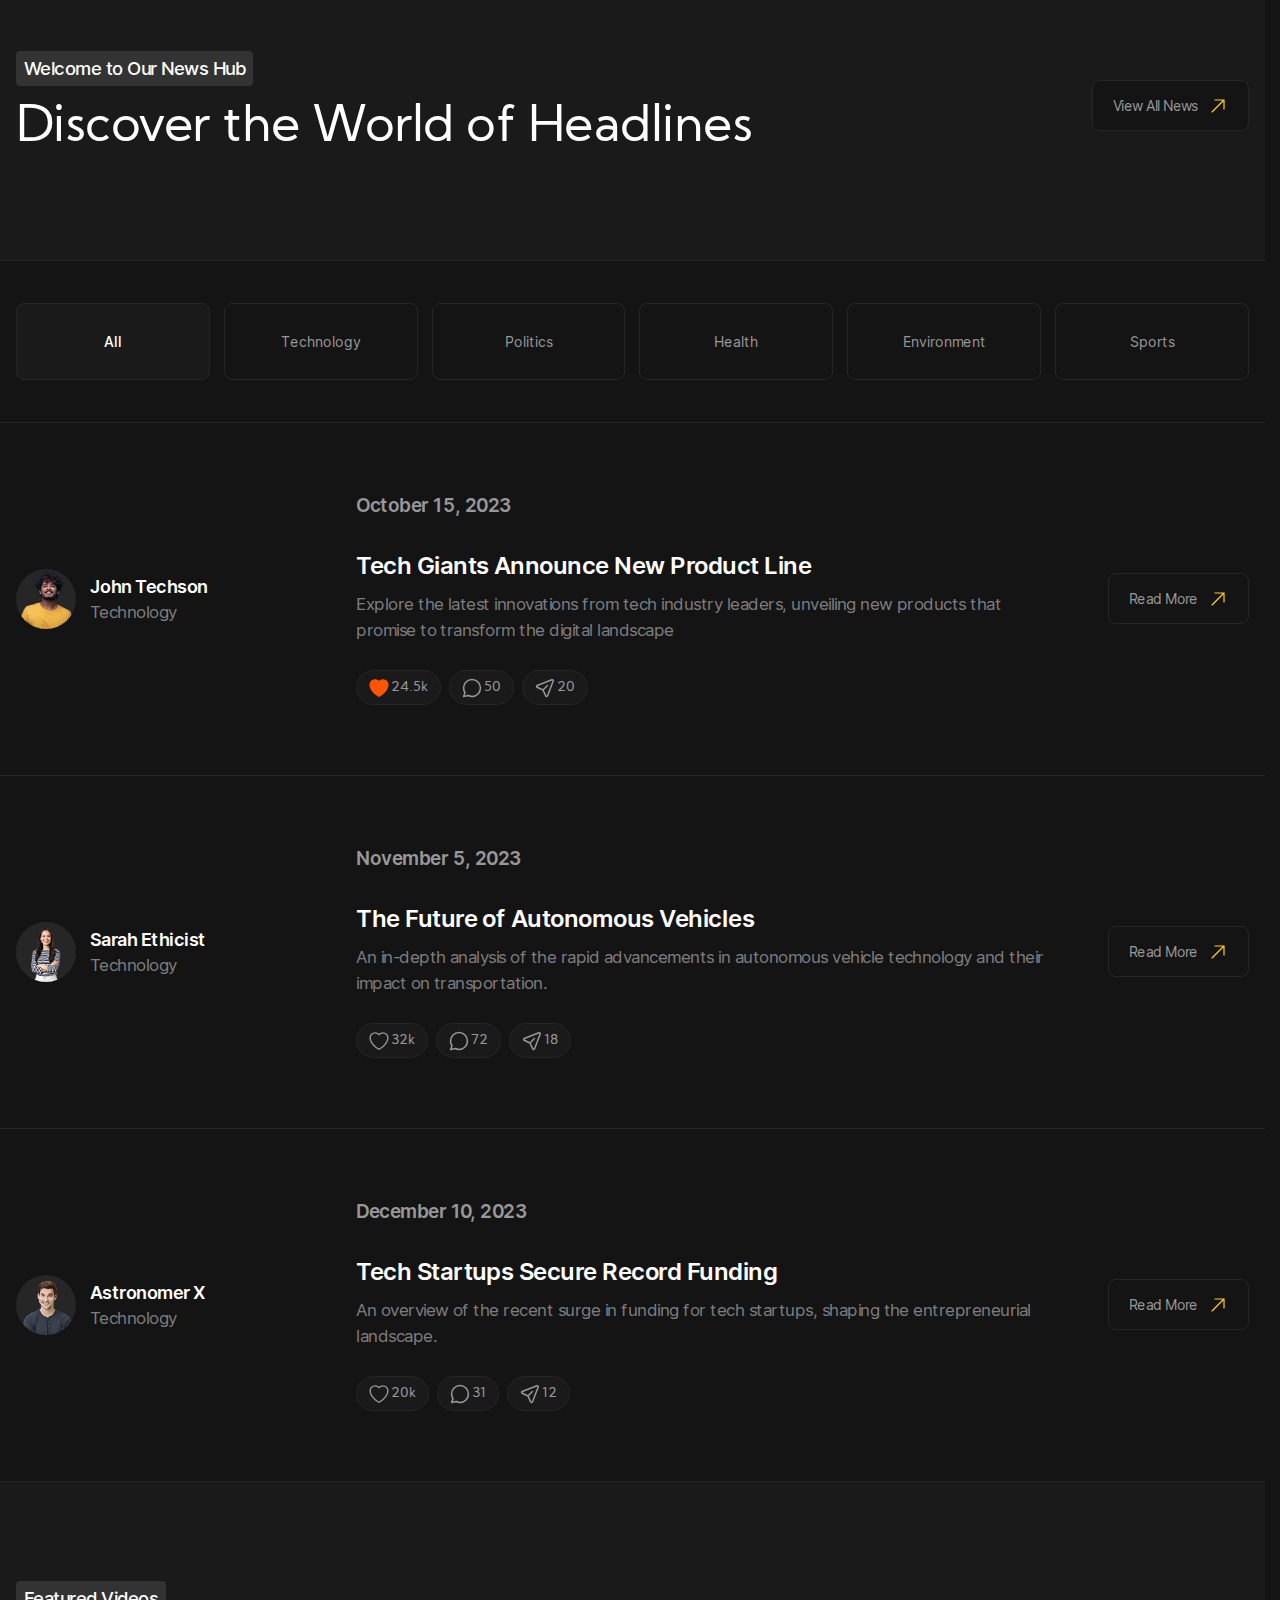
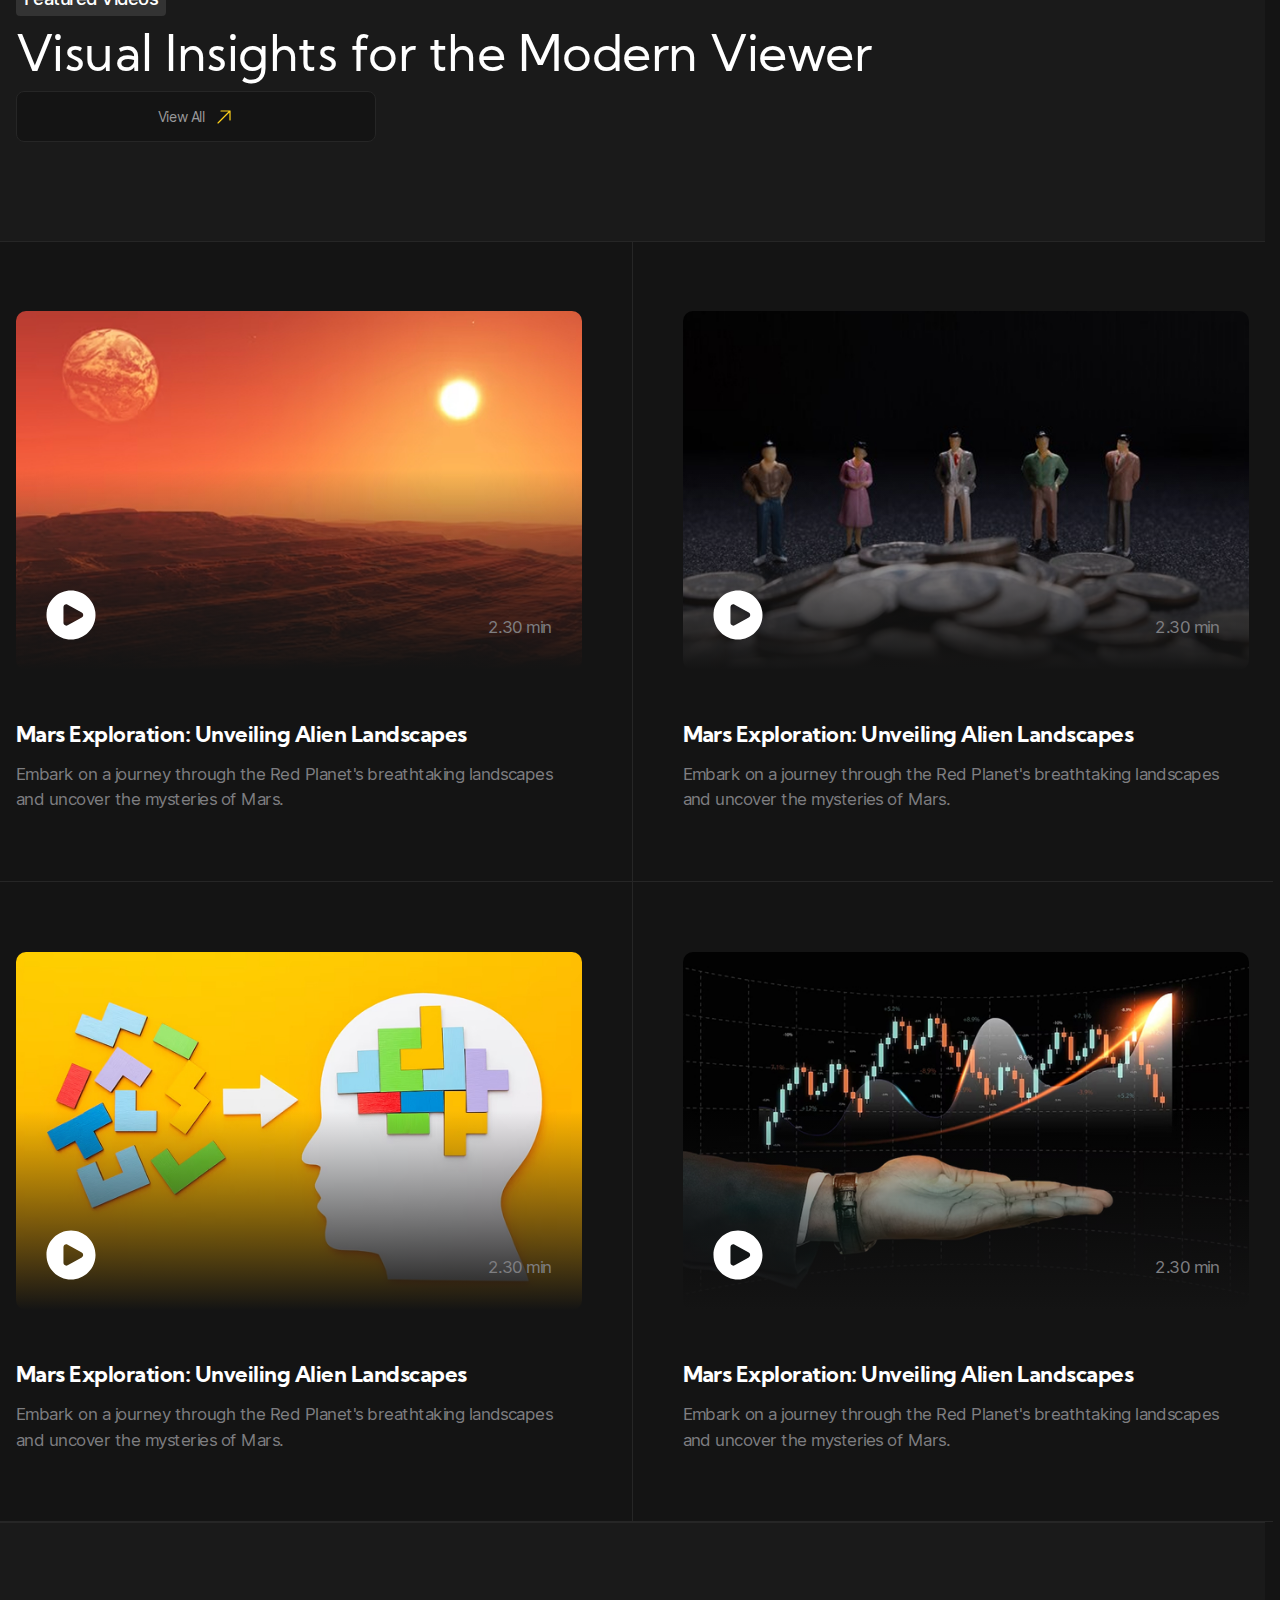
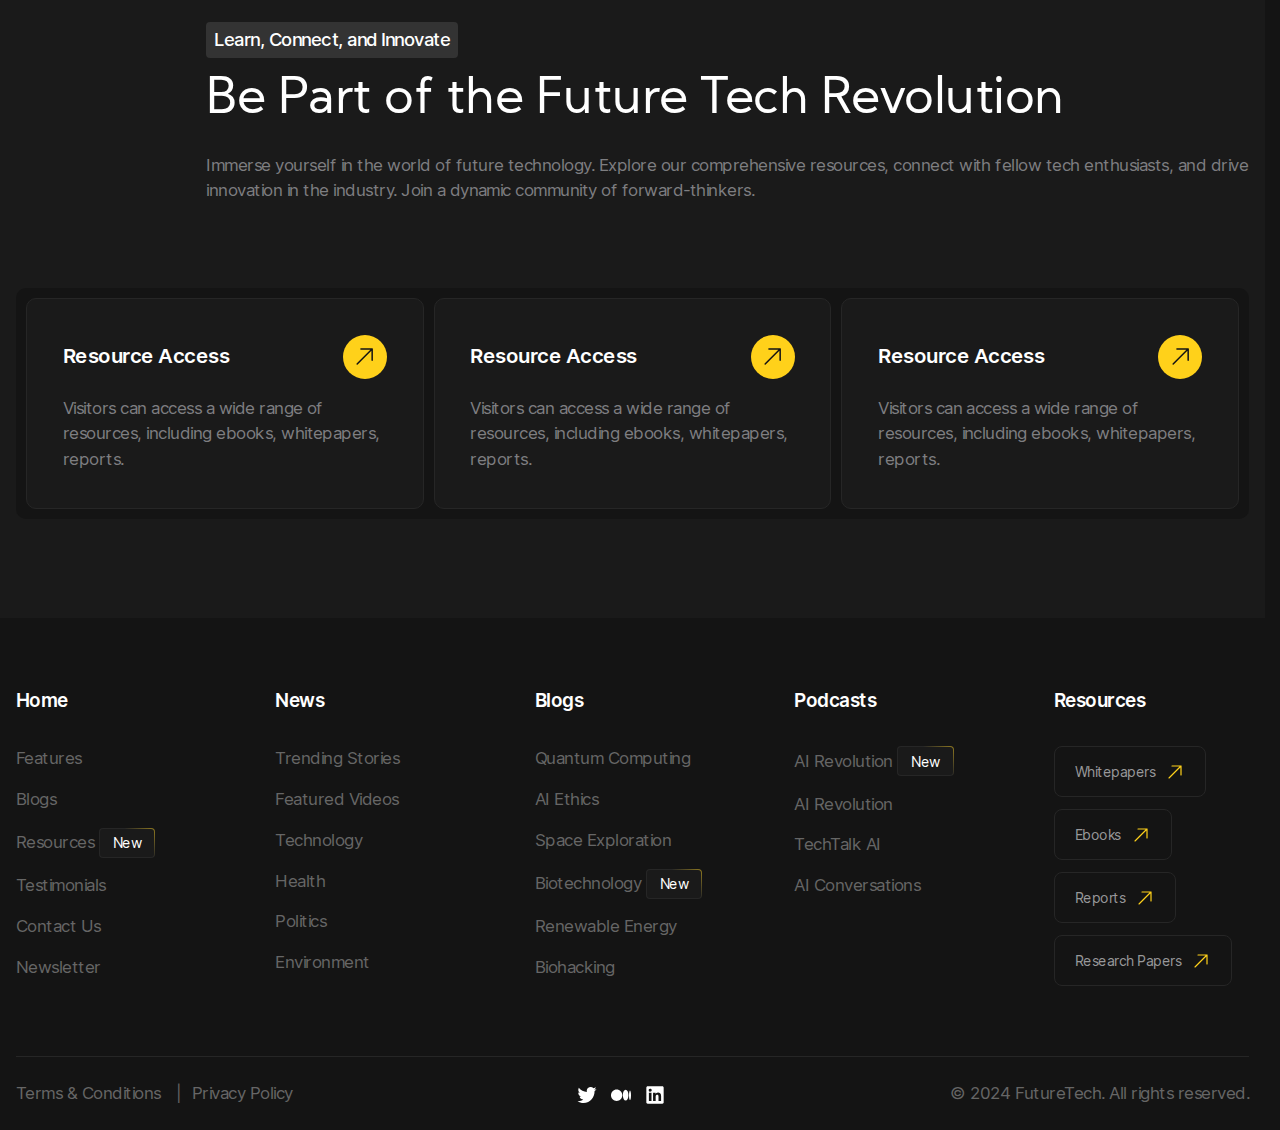
<file: news.html>
<!DOCTYPE html>
<html lang="en">

<head>
    <meta charset="UTF-8">
    <meta name="viewport"
        content="width=device-width, user-scalable=no, initial-scale=1.0, maximum-scale=1.0, minimum-scale=1.0">
    <meta http-equv="X-UA-Compatible" content="ie=edge">
    <title>Future Tech | News</title>
    <link rel="stylesheet" href="/styles/main.css">
    <script src="scripts/main.js" type="module" defer></script>
    <!-- type="module" здесь для того, чтобы использовать в main.js ключевые слова, импорт/экспорт -->
</head>

<body>
    <header class="header" data-js-header>
        <div class="header__promo">
            <div class="header__promo-inner container">
                <a href="/" class="header__promo-link">
                    <span class="icon icon--yellow-arrow">Subscribe to our Newsletter For New & latest Blogs and
                        Resources</span>
                </a>
            </div>
        </div>
        <div class="header__body">
            <div class="header__body-inner container">
                <a href="/" class="header__logo logo" aria-label="Home" title="Home">
                    <img class="logo__image" src="images/logo.svg" alt="" width="179" height="50">
                </a>
                <div class="header__overlay" data-js-header-overlay>
                    <nav class="header__menu">
                        <ul class="header__menu-list">
                            <li class="header__menu-item">
                                <a href="./index.html" class="header__menu-link">
                                    Home
                                </a>
                            </li>
                            <li class="header__menu-item">
                                <a href="./hews.html" class="header__menu-link is-active">
                                    News
                                </a>
                            </li>
                            <li class="header__menu-item">
                                <a href=".podcasts.html" class="header__menu-link">
                                    Podcasts
                                </a>
                            </li>
                            <li class="header__menu-item">
                                <a href="./resources.html" class="header__menu-link">
                                    Resources
                                </a>
                            </li>
                        </ul>
                    </nav>
                    <a href="./contacts.html" class="header__contact-us-link button button--accent">
                        Contact Us
                    </a>
                </div>
                <button class="header__burger-button burger-button visible-mobile" type="button" aria-label="Open menu"
                    title="Open menu" data-js-header-burger-button>
                    <span class="burger-button__line"></span>
                    <span class="burger-button__line"></span>
                    <span class="burger-button__line"></span>
                </button>
            </div>
        </div>
    </header>
    <main>
        <section class="hero-alt" aria-labelledby="news-title">
            <header class="hero-alt__header">
                <div class="hero-alt__header-inner container">
                    <h1 class="hero-alt__title" id="news-title">Today's Headlines: Stay <span
                            class="hero-alt__title-hidden-part">Informed</span></h1>
                    <p class="hero-alt__subtitle h1 hidder-mobile" aria-hidden="true">Informed</p>
                    <p class="hero-alt__description">Explore the latest news from around the world. We bring you
                        up-to-the-minute updates on the most significant events, trends, and stories. Discover the world
                        through our news coverage.</p>
                </div>
            </header>
            <div class="header-alt__body">
                <ul class="list">
                    <li class="list__item">
                        <article class="news-card container">
                            <img src="./images/news/1.jpg" alt="" class="news-card__image" width="515" height="427"
                                loading="lazy">
                            <div class="news-card__body">
                                <h2 class="news-card__title">Global Climate Summit Addresses Urgent Climate Action</h2>
                                <div class="news-card__description">
                                    <p>World leaders gathered at the Global Climate Summit to discuss urgent climate
                                        action, emissions reductions, and renewable energy targets.</p>
                                </div>
                            </div>
                            <div class="news-card__summary summary">
                                <dl class="summary__list">
                                    <div class="summary__item">
                                        <dt class="summary__key">Category</dt>
                                        <dd class="summary__value">Environment</dd>
                                    </div>
                                    <div class="summary__item">
                                        <dt class="summary__key">Publication Date</dt>
                                        <dd class="summary__value"><time datetime="2023-10-10">October 10, 2023</time>
                                        </dd>
                                    </div>
                                    <div class="summary__item">
                                        <dt class="summary__key">Author</dt>
                                        <dd class="summary__value">Jane Smith</dd>
                                    </div>
                                </dl>
                            </div>
                            <div class="news-card__controls">
                                <div class="news-card__action blog-actions">
                                    <ul class="blog-actions__list">
                                        <li class="blog-actions__item">
                                            <button class="blog-actions__button" type="button" aria-label="Like"
                                                title="Like">
                                                <span class="blog-actions__icon_wrapper">
                                                    <svg width="22" height="21" viewBox="0 0 22 21" fill="none"
                                                        xmlns="http://www.w3.org/2000/svg">
                                                        <path
                                                            d="M10.645 19.4107L10.6384 19.4071L10.6158 19.3949C10.5965 19.3844 10.5689 19.3693 10.5336 19.3496C10.4629 19.3101 10.3612 19.2524 10.233 19.1769C9.9765 19.0261 9.61317 18.8039 9.17855 18.515C8.31074 17.9381 7.15122 17.0901 5.9886 16.0063C3.68781 13.8615 1.25 10.6751 1.25 6.75C1.25 3.82194 3.7136 1.5 6.6875 1.5C8.43638 1.5 10.0023 2.29909 11 3.5516C11.9977 2.29909 13.5636 1.5 15.3125 1.5C18.2864 1.5 20.75 3.82194 20.75 6.75C20.75 10.6751 18.3122 13.8615 16.0114 16.0063C14.8488 17.0901 13.6893 17.9381 12.8215 18.515C12.3868 18.8039 12.0235 19.0261 11.767 19.1769C11.6388 19.2524 11.5371 19.3101 11.4664 19.3496C11.4311 19.3693 11.4035 19.3844 11.3842 19.3949L11.3616 19.4071L11.355 19.4107L11.3523 19.4121C11.1323 19.5289 10.8677 19.5289 10.6477 19.4121L10.645 19.4107Z"
                                                            stroke="#666666" stroke-width="1.5"
                                                            stroke-linejoin="round" />
                                                    </svg>
                                                </span>
                                                <span>14k</span>
                                            </button>
                                        </li>
                                        <li class="blog-actions__item">
                                            <button class="blog-actions__button" type="button" aria-label="Share"
                                                title="Share">
                                                <span class="blog-actions__icon_wrapper">
                                                    <svg width="20" height="19" viewBox="0 0 20 19" fill="none"
                                                        xmlns="http://www.w3.org/2000/svg">
                                                        <path
                                                            d="M8.03841 11.4616L2.1719 8.79505C1.36454 8.42807 1.39898 7.2697 2.22673 6.95134L16.8999 1.30781C17.7087 0.996752 18.5033 1.79139 18.1922 2.60013L12.5487 17.2733C12.2303 18.1011 11.072 18.1355 10.705 17.3281L8.03841 11.4616ZM8.03841 11.4616L12.4231 7.07704"
                                                            stroke="#666666" stroke-width="1.5" stroke-linecap="round"
                                                            stroke-linejoin="round" />
                                                    </svg>
                                                </span>
                                                <span>204</span>
                                            </button>
                                        </li>
                                    </ul>
                                </div>
                                <a href="/" class="news-card__link button">Read More</a>
                            </div>
                        </article>
                    </li>
                    <li class="list__item">
                        <div class="news container">
                            <ul class="news__list">
                                <li class="news__item">
                                    <article class="news-card">
                                        <img src="./images/news/2.jpg" alt="" class="news-card__image" width="512"
                                            height="222" loading="lazy">
                                        <div class="news-card__body">
                                            <h2 class="news-card__title h6">A Decisive Victory for Progressive Policies
                                            </h2>
                                            <div class="news-card__description">
                                                <p>Politics</p>
                                            </div>
                                        </div>

                                        <div class="news-card__controls">
                                            <div class="news-card__action blog-actions">
                                                <ul class="blog-actions__list">
                                                    <li class="blog-actions__item">
                                                        <button class="blog-actions__button" type="button"
                                                            aria-label="Like" title="Like">
                                                            <span class="blog-actions__icon_wrapper">
                                                                <svg width="22" height="21" viewBox="0 0 22 21"
                                                                    fill="none" xmlns="http://www.w3.org/2000/svg">
                                                                    <path
                                                                        d="M10.645 19.4107L10.6384 19.4071L10.6158 19.3949C10.5965 19.3844 10.5689 19.3693 10.5336 19.3496C10.4629 19.3101 10.3612 19.2524 10.233 19.1769C9.9765 19.0261 9.61317 18.8039 9.17855 18.515C8.31074 17.9381 7.15122 17.0901 5.9886 16.0063C3.68781 13.8615 1.25 10.6751 1.25 6.75C1.25 3.82194 3.7136 1.5 6.6875 1.5C8.43638 1.5 10.0023 2.29909 11 3.5516C11.9977 2.29909 13.5636 1.5 15.3125 1.5C18.2864 1.5 20.75 3.82194 20.75 6.75C20.75 10.6751 18.3122 13.8615 16.0114 16.0063C14.8488 17.0901 13.6893 17.9381 12.8215 18.515C12.3868 18.8039 12.0235 19.0261 11.767 19.1769C11.6388 19.2524 11.5371 19.3101 11.4664 19.3496C11.4311 19.3693 11.4035 19.3844 11.3842 19.3949L11.3616 19.4071L11.355 19.4107L11.3523 19.4121C11.1323 19.5289 10.8677 19.5289 10.6477 19.4121L10.645 19.4107Z"
                                                                        stroke="#666666" stroke-width="1.5"
                                                                        stroke-linejoin="round" />
                                                                </svg>
                                                            </span>
                                                            <span>2.2k</span>
                                                        </button>
                                                    </li>
                                                    <li class="blog-actions__item">
                                                        <button class="blog-actions__button" type="button"
                                                            aria-label="Share" title="Share">
                                                            <span class="blog-actions__icon_wrapper">
                                                                <svg width="20" height="19" viewBox="0 0 20 19"
                                                                    fill="none" xmlns="http://www.w3.org/2000/svg">
                                                                    <path
                                                                        d="M8.03841 11.4616L2.1719 8.79505C1.36454 8.42807 1.39898 7.2697 2.22673 6.95134L16.8999 1.30781C17.7087 0.996752 18.5033 1.79139 18.1922 2.60013L12.5487 17.2733C12.2303 18.1011 11.072 18.1355 10.705 17.3281L8.03841 11.4616ZM8.03841 11.4616L12.4231 7.07704"
                                                                        stroke="#666666" stroke-width="1.5"
                                                                        stroke-linecap="round"
                                                                        stroke-linejoin="round" />
                                                                </svg>
                                                            </span>
                                                            <span>60</span>
                                                        </button>
                                                    </li>
                                                </ul>
                                            </div>
                                            <a href="/" class="news-card__link button"><span
                                                    class="icon icon--yellow-arrow">Read More</span></a>
                                        </div>
                                    </article>
                                </li>
                                <li class="news__item">
                                    <article class="news-card">
                                        <img src="./images/news/3.jpg" alt="" class="news-card__image" width="512"
                                            height="222" loading="lazy">
                                        <div class="news-card__body">
                                            <h2 class="news-card__title h6">Tech Giants Unveil Cutting-Edge AI
                                                Innovations
                                            </h2>
                                            <div class="news-card__description">
                                                <p>Technology</p>
                                            </div>
                                        </div>
                                        <div class="news-card__controls">
                                            <div class="news-card__action blog-actions">
                                                <ul class="blog-actions__list">
                                                    <li class="blog-actions__item">
                                                        <button class="blog-actions__button" type="button"
                                                            aria-label="Like" title="Like">
                                                            <span class="blog-actions__icon_wrapper">
                                                                <svg width="22" height="21" viewBox="0 0 22 21"
                                                                    fill="none" xmlns="http://www.w3.org/2000/svg">
                                                                    <path
                                                                        d="M10.645 19.4107L10.6384 19.4071L10.6158 19.3949C10.5965 19.3844 10.5689 19.3693 10.5336 19.3496C10.4629 19.3101 10.3612 19.2524 10.233 19.1769C9.9765 19.0261 9.61317 18.8039 9.17855 18.515C8.31074 17.9381 7.15122 17.0901 5.9886 16.0063C3.68781 13.8615 1.25 10.6751 1.25 6.75C1.25 3.82194 3.7136 1.5 6.6875 1.5C8.43638 1.5 10.0023 2.29909 11 3.5516C11.9977 2.29909 13.5636 1.5 15.3125 1.5C18.2864 1.5 20.75 3.82194 20.75 6.75C20.75 10.6751 18.3122 13.8615 16.0114 16.0063C14.8488 17.0901 13.6893 17.9381 12.8215 18.515C12.3868 18.8039 12.0235 19.0261 11.767 19.1769C11.6388 19.2524 11.5371 19.3101 11.4664 19.3496C11.4311 19.3693 11.4035 19.3844 11.3842 19.3949L11.3616 19.4071L11.355 19.4107L11.3523 19.4121C11.1323 19.5289 10.8677 19.5289 10.6477 19.4121L10.645 19.4107Z"
                                                                        stroke="#666666" stroke-width="1.5"
                                                                        stroke-linejoin="round" />
                                                                </svg>
                                                            </span>
                                                            <span>14k</span>
                                                        </button>
                                                    </li>
                                                    <li class="blog-actions__item">
                                                        <button class="blog-actions__button" type="button"
                                                            aria-label="Share" title="Share">
                                                            <span class="blog-actions__icon_wrapper">
                                                                <svg width="20" height="19" viewBox="0 0 20 19"
                                                                    fill="none" xmlns="http://www.w3.org/2000/svg">
                                                                    <path
                                                                        d="M8.03841 11.4616L2.1719 8.79505C1.36454 8.42807 1.39898 7.2697 2.22673 6.95134L16.8999 1.30781C17.7087 0.996752 18.5033 1.79139 18.1922 2.60013L12.5487 17.2733C12.2303 18.1011 11.072 18.1355 10.705 17.3281L8.03841 11.4616ZM8.03841 11.4616L12.4231 7.07704"
                                                                        stroke="#666666" stroke-width="1.5"
                                                                        stroke-linecap="round"
                                                                        stroke-linejoin="round" />
                                                                </svg>
                                                            </span>
                                                            <span>204</span>
                                                        </button>
                                                    </li>
                                                </ul>
                                            </div>
                                            <a href="/" class="news-card__link button"><span
                                                    class="icon icon--yellow-arrow">Read More</span></a>
                                        </div>
                                    </article>
                                </li>
                                <li class="news__item">
                                    <article class="news-card">
                                        <img src="./images/news/4.jpg" alt="" class="news-card__image" width="512"
                                            height="222" loading="lazy">
                                        <div class="news-card__body">
                                            <h2 class="news-card__title h6">A Decisive Victory for Progressive Policies
                                            </h2>
                                            <div class="news-card__description">
                                                <p>Politics</p>
                                            </div>
                                        </div>

                                        <div class="news-card__controls">
                                            <div class="news-card__action blog-actions">
                                                <ul class="blog-actions__list">
                                                    <li class="blog-actions__item">
                                                        <button class="blog-actions__button" type="button"
                                                            aria-label="Like" title="Like">
                                                            <span class="blog-actions__icon_wrapper">
                                                                <svg width="22" height="21" viewBox="0 0 22 21"
                                                                    fill="none" xmlns="http://www.w3.org/2000/svg">
                                                                    <path
                                                                        d="M10.645 19.4107L10.6384 19.4071L10.6158 19.3949C10.5965 19.3844 10.5689 19.3693 10.5336 19.3496C10.4629 19.3101 10.3612 19.2524 10.233 19.1769C9.9765 19.0261 9.61317 18.8039 9.17855 18.515C8.31074 17.9381 7.15122 17.0901 5.9886 16.0063C3.68781 13.8615 1.25 10.6751 1.25 6.75C1.25 3.82194 3.7136 1.5 6.6875 1.5C8.43638 1.5 10.0023 2.29909 11 3.5516C11.9977 2.29909 13.5636 1.5 15.3125 1.5C18.2864 1.5 20.75 3.82194 20.75 6.75C20.75 10.6751 18.3122 13.8615 16.0114 16.0063C14.8488 17.0901 13.6893 17.9381 12.8215 18.515C12.3868 18.8039 12.0235 19.0261 11.767 19.1769C11.6388 19.2524 11.5371 19.3101 11.4664 19.3496C11.4311 19.3693 11.4035 19.3844 11.3842 19.3949L11.3616 19.4071L11.355 19.4107L11.3523 19.4121C11.1323 19.5289 10.8677 19.5289 10.6477 19.4121L10.645 19.4107Z"
                                                                        stroke="#666666" stroke-width="1.5"
                                                                        stroke-linejoin="round" />
                                                                </svg>
                                                            </span>
                                                            <span>14k</span>
                                                        </button>
                                                    </li>
                                                    <li class="blog-actions__item">
                                                        <button class="blog-actions__button" type="button"
                                                            aria-label="Share" title="Share">
                                                            <span class="blog-actions__icon_wrapper">
                                                                <svg width="20" height="19" viewBox="0 0 20 19"
                                                                    fill="none" xmlns="http://www.w3.org/2000/svg">
                                                                    <path
                                                                        d="M8.03841 11.4616L2.1719 8.79505C1.36454 8.42807 1.39898 7.2697 2.22673 6.95134L16.8999 1.30781C17.7087 0.996752 18.5033 1.79139 18.1922 2.60013L12.5487 17.2733C12.2303 18.1011 11.072 18.1355 10.705 17.3281L8.03841 11.4616ZM8.03841 11.4616L12.4231 7.07704"
                                                                        stroke="#666666" stroke-width="1.5"
                                                                        stroke-linecap="round"
                                                                        stroke-linejoin="round" />
                                                                </svg>
                                                            </span>
                                                            <span>204</span>
                                                        </button>
                                                    </li>
                                                </ul>
                                            </div>
                                            <a href="/" class="news-card__link button"><span
                                                    class="icon icon--yellow-arrow">Read More</span></a>
                                        </div>
                                    </article>
                                </li>
                            </ul>
                        </div>
                    </li>
                </ul>
            </div>
        </section>
        <section class="section" aria-labelledby="news-tabs-title">
            <header class="section__header">
                <div class="section__header-inner container">
                    <div class="section__header-info">
                        <p class="section__subtitle tag">Welcome to Our News Hub</p>
                        <h2 class="section__title" id="news-tabs-title">Discover the World of Headlines</h2>
                    </div>
                    <div class="section__actions">
                        <a href="./news.html" class="section__link button">
                            <span class="icon icon--yellow-arrow">View All News</span>
                        </a>
                    </div>
                </div>
            </header>
            <div class="section__body tabs" data-js-tabs>
                <h3 class="visually-hidden" id="blog-category-title">
                    Blog category
                </h3>
                <header class="tabs__header">
                    <div class="tabs__buttons container" role="tablist" aria-labelledby="blog-category-title">
                        <button class="tabs__button is-active" id="tab-1" type="button" role="tab"
                            aria-controls="tabpanel-1" data-js-tabs-button aria-selected="true" tabindex="-1">
                            All
                        </button>
                        <button class="tabs__button" id="tab-2" type="button" role="tab" aria-controls="tabpanel-2"
                            data-js-tabs-button aria-selected="false" tabindex="-1">
                            Technology
                        </button>
                        <button class="tabs__button" id="tab-3" type="button" role="tab" aria-controls="tabpanel-3"
                            data-js-tabs-button aria-selected="false" tabindex="-1">
                            Politics
                        </button>
                        <button class="tabs__button" id="tab-4" type="button" role="tab" aria-controls="tabpanel-4"
                            data-js-tabs-button aria-selected="false" tabindex="-1">
                            Health
                        </button>
                        <button class="tabs__button" id="tab-5" type="button" role="tab" aria-controls="tabpanel-5"
                            data-js-tabs-button aria-selected="false" tabindex="-1">
                            Environment
                        </button>
                        <button class="tabs__button" id="tab-6" type="button" role="tab" aria-controls="tabpanel-6"
                            data-js-tabs-button aria-selected="false" tabindex="-1">
                            Sports
                        </button>
                    </div>
                </header>
                <div class="tabs__body">
                    <div class="tabs__content is-active" id="tab-panel-1" aria-labelledby="tab-1" tabindex="0"
                        data-js-tabs-content>
                        <ul class="list">
                            <li class="list__item">
                                <article class="blog-card container">
                                    <div class="blog-card__author person-card">
                                        <img src="./images/blog/1.png" alt="" class="person-card__image" width="80"
                                            height="80" loading="lazy">
                                        <div class="person-card__body">
                                            <p class="person-card__name">John Techson</p>
                                            <p class="person-card__department">Technology</p>
                                        </div>
                                    </div>
                                    <div class="blog-card__body">
                                        <time datetime="2023-10-15" class="blog-card__date h6">October 15, 2023</time>
                                        <div class="blog-card__info">
                                            <h4 class="blog-card__title">Tech Giants Announce New Product Line</h4>
                                            <div class="blog-card__description">
                                                <p>Explore the latest innovations from tech industry leaders, unveiling
                                                    new products that promise to transform the digital landscape</p>
                                            </div>
                                        </div>
                                        <div class="blog-card__actions blog-actions">
                                            <ul class="blog-actions__list">
                                                <li class="blog-actions__item">
                                                    <button class="blog-actions__button is-active" type="button"
                                                        aria-label="Dislike" title="Dislike">
                                                        <span class="blog-actions__icon_wrapper">
                                                            <svg width="22" height="21" viewBox="0 0 22 21" fill="none"
                                                                xmlns="http://www.w3.org/2000/svg">
                                                                <path
                                                                    d="M10.645 19.4107L10.6384 19.4071L10.6158 19.3949C10.5965 19.3844 10.5689 19.3693 10.5336 19.3496C10.4629 19.3101 10.3612 19.2524 10.233 19.1769C9.9765 19.0261 9.61317 18.8039 9.17855 18.515C8.31074 17.9381 7.15122 17.0901 5.9886 16.0063C3.68781 13.8615 1.25 10.6751 1.25 6.75C1.25 3.82194 3.7136 1.5 6.6875 1.5C8.43638 1.5 10.0023 2.29909 11 3.5516C11.9977 2.29909 13.5636 1.5 15.3125 1.5C18.2864 1.5 20.75 3.82194 20.75 6.75C20.75 10.6751 18.3122 13.8615 16.0114 16.0063C14.8488 17.0901 13.6893 17.9381 12.8215 18.515C12.3868 18.8039 12.0235 19.0261 11.767 19.1769C11.6388 19.2524 11.5371 19.3101 11.4664 19.3496C11.4311 19.3693 11.4035 19.3844 11.3842 19.3949L11.3616 19.4071L11.355 19.4107L11.3523 19.4121C11.1323 19.5289 10.8677 19.5289 10.6477 19.4121L10.645 19.4107Z"
                                                                    stroke="#666666" stroke-width="1.5"
                                                                    stroke-linejoin="round" />
                                                            </svg>
                                                        </span>
                                                        <span>24.5k</span>
                                                    </button>
                                                </li>
                                                <li class="blog-actions__item">
                                                    <button class="blog-actions__button" type="button"
                                                        aria-label="Discuss" title="Discuss">
                                                        <span class="blog-actions__icon_wrapper">
                                                            <svg width="18" height="19" viewBox="0 0 18 19" fill="none"
                                                                xmlns="http://www.w3.org/2000/svg">
                                                                <path
                                                                    d="M5.48581 16.6888C6.54657 17.2083 7.73922 17.5 9 17.5C13.4183 17.5 17 13.9183 17 9.5C17 5.08172 13.4183 1.5 9 1.5C4.58172 1.5 1 5.08172 1 9.5C1 11.1401 1.49356 12.665 2.34026 13.9341M5.48581 16.6888L1 17.5L2.34026 13.9341M5.48581 16.6888L5.49231 16.6877M2.34026 13.9341L2.34154 13.9308"
                                                                    stroke="#666666" stroke-width="1.5"
                                                                    stroke-linecap="round" stroke-linejoin="round" />
                                                            </svg>

                                                        </span>
                                                        <span>50</span>
                                                    </button>
                                                </li>
                                                <li class="blog-actions__item">
                                                    <button class="blog-actions__button" type="button"
                                                        aria-label="Share" title="Share">
                                                        <span class="blog-actions__icon_wrapper">
                                                            <svg width="20" height="19" viewBox="0 0 20 19" fill="none"
                                                                xmlns="http://www.w3.org/2000/svg">
                                                                <path
                                                                    d="M8.03841 11.4616L2.1719 8.79505C1.36454 8.42807 1.39898 7.2697 2.22673 6.95134L16.8999 1.30781C17.7087 0.996752 18.5033 1.79139 18.1922 2.60013L12.5487 17.2733C12.2303 18.1011 11.072 18.1355 10.705 17.3281L8.03841 11.4616ZM8.03841 11.4616L12.4231 7.07704"
                                                                    stroke="#666666" stroke-width="1.5"
                                                                    stroke-linecap="round" stroke-linejoin="round" />
                                                            </svg>
                                                        </span>
                                                        <span>20</span>
                                                    </button>
                                                </li>
                                            </ul>
                                        </div>

                                    </div>
                                    <a href="/" class="blog-card__link button">
                                        <span class="icon icon--yellow-arrow">Read More</span>
                                    </a>
                                </article>
                            </li>
                            <li class="list__item">
                                <article class="blog-card container">
                                    <div class="blog-card__author person-card">
                                        <img src="./images/blog/2.png" alt="" class="person-card__image" width="80"
                                            height="80" loading="lazy">
                                        <div class="person-card__body">
                                            <p class="person-card__name">Sarah Ethicist</p>
                                            <p class="person-card__department">Technology</p>
                                        </div>
                                    </div>
                                    <div class="blog-card__body">
                                        <time datetime="2023-11-05" class="blog-card__date h6">November 5, 2023</time>
                                        <div class="blog-card__info">
                                            <h4 class="blog-card__title">The Future of Autonomous Vehicles</h4>
                                            <div class="blog-card__description">
                                                <p>An in-depth analysis of the rapid advancements in autonomous vehicle
                                                    technology and their impact on transportation.</p>
                                            </div>
                                        </div>
                                        <div class="blog-card__actions blog-actions">
                                            <ul class="blog-actions__list">
                                                <li class="blog-actions__item">
                                                    <button class="blog-actions__button" type="button"
                                                        aria-label="Dislike" title="Dislike">
                                                        <span class="blog-actions__icon_wrapper">
                                                            <svg width="22" height="21" viewBox="0 0 22 21" fill="none"
                                                                xmlns="http://www.w3.org/2000/svg">
                                                                <path
                                                                    d="M10.645 19.4107L10.6384 19.4071L10.6158 19.3949C10.5965 19.3844 10.5689 19.3693 10.5336 19.3496C10.4629 19.3101 10.3612 19.2524 10.233 19.1769C9.9765 19.0261 9.61317 18.8039 9.17855 18.515C8.31074 17.9381 7.15122 17.0901 5.9886 16.0063C3.68781 13.8615 1.25 10.6751 1.25 6.75C1.25 3.82194 3.7136 1.5 6.6875 1.5C8.43638 1.5 10.0023 2.29909 11 3.5516C11.9977 2.29909 13.5636 1.5 15.3125 1.5C18.2864 1.5 20.75 3.82194 20.75 6.75C20.75 10.6751 18.3122 13.8615 16.0114 16.0063C14.8488 17.0901 13.6893 17.9381 12.8215 18.515C12.3868 18.8039 12.0235 19.0261 11.767 19.1769C11.6388 19.2524 11.5371 19.3101 11.4664 19.3496C11.4311 19.3693 11.4035 19.3844 11.3842 19.3949L11.3616 19.4071L11.355 19.4107L11.3523 19.4121C11.1323 19.5289 10.8677 19.5289 10.6477 19.4121L10.645 19.4107Z"
                                                                    stroke="#666666" stroke-width="1.5"
                                                                    stroke-linejoin="round" />
                                                            </svg>
                                                        </span>
                                                        <span>32k</span>
                                                    </button>
                                                </li>
                                                <li class="blog-actions__item">
                                                    <button class="blog-actions__button" type="button"
                                                        aria-label="Discuss" title="Discuss">
                                                        <span class="blog-actions__icon_wrapper">
                                                            <svg width="18" height="19" viewBox="0 0 18 19" fill="none"
                                                                xmlns="http://www.w3.org/2000/svg">
                                                                <path
                                                                    d="M5.48581 16.6888C6.54657 17.2083 7.73922 17.5 9 17.5C13.4183 17.5 17 13.9183 17 9.5C17 5.08172 13.4183 1.5 9 1.5C4.58172 1.5 1 5.08172 1 9.5C1 11.1401 1.49356 12.665 2.34026 13.9341M5.48581 16.6888L1 17.5L2.34026 13.9341M5.48581 16.6888L5.49231 16.6877M2.34026 13.9341L2.34154 13.9308"
                                                                    stroke="#666666" stroke-width="1.5"
                                                                    stroke-linecap="round" stroke-linejoin="round" />
                                                            </svg>
                                                        </span>
                                                        <span>72</span>
                                                    </button>
                                                </li>
                                                <li class="blog-actions__item">
                                                    <button class="blog-actions__button" type="button"
                                                        aria-label="Share" title="Share">
                                                        <span class="blog-actions__icon_wrapper">
                                                            <svg width="20" height="19" viewBox="0 0 20 19" fill="none"
                                                                xmlns="http://www.w3.org/2000/svg">
                                                                <path
                                                                    d="M8.03841 11.4616L2.1719 8.79505C1.36454 8.42807 1.39898 7.2697 2.22673 6.95134L16.8999 1.30781C17.7087 0.996752 18.5033 1.79139 18.1922 2.60013L12.5487 17.2733C12.2303 18.1011 11.072 18.1355 10.705 17.3281L8.03841 11.4616ZM8.03841 11.4616L12.4231 7.07704"
                                                                    stroke="#666666" stroke-width="1.5"
                                                                    stroke-linecap="round" stroke-linejoin="round" />
                                                            </svg>
                                                        </span>
                                                        <span>18</span>
                                                    </button>
                                                </li>
                                            </ul>
                                        </div>

                                    </div>
                                    <a href="/" class="blog-card__link button">
                                        <span class="icon icon--yellow-arrow">Read More</span>
                                    </a>
                                </article>
                            </li>
                            <li class="list__item">
                                <article class="blog-card container">
                                    <div class="blog-card__author person-card">
                                        <img src="./images/blog/3.png" alt="" class="person-card__image" width="80"
                                            height="80" loading="lazy">
                                        <div class="person-card__body">
                                            <p class="person-card__name">Astronomer X</p>
                                            <p class="person-card__department">Technology</p>
                                        </div>
                                    </div>
                                    <div class="blog-card__body">
                                        <time datetime="2023-12-10" class="blog-card__date h6">December 10, 2023</time>
                                        <div class="blog-card__info">
                                            <h4 class="blog-card__title">Tech Startups Secure Record Funding</h4>
                                            <div class="blog-card__description">
                                                <p>An overview of the recent surge in funding for tech startups, shaping
                                                    the entrepreneurial landscape.</p>
                                            </div>
                                        </div>
                                        <div class="blog-card__actions blog-actions">
                                            <ul class="blog-actions__list">
                                                <li class="blog-actions__item">
                                                    <button class="blog-actions__button" type="button"
                                                        aria-label="Dislike" title="Dislike">
                                                        <span class="blog-actions__icon_wrapper">
                                                            <svg width="22" height="21" viewBox="0 0 22 21" fill="none"
                                                                xmlns="http://www.w3.org/2000/svg">
                                                                <path
                                                                    d="M10.645 19.4107L10.6384 19.4071L10.6158 19.3949C10.5965 19.3844 10.5689 19.3693 10.5336 19.3496C10.4629 19.3101 10.3612 19.2524 10.233 19.1769C9.9765 19.0261 9.61317 18.8039 9.17855 18.515C8.31074 17.9381 7.15122 17.0901 5.9886 16.0063C3.68781 13.8615 1.25 10.6751 1.25 6.75C1.25 3.82194 3.7136 1.5 6.6875 1.5C8.43638 1.5 10.0023 2.29909 11 3.5516C11.9977 2.29909 13.5636 1.5 15.3125 1.5C18.2864 1.5 20.75 3.82194 20.75 6.75C20.75 10.6751 18.3122 13.8615 16.0114 16.0063C14.8488 17.0901 13.6893 17.9381 12.8215 18.515C12.3868 18.8039 12.0235 19.0261 11.767 19.1769C11.6388 19.2524 11.5371 19.3101 11.4664 19.3496C11.4311 19.3693 11.4035 19.3844 11.3842 19.3949L11.3616 19.4071L11.355 19.4107L11.3523 19.4121C11.1323 19.5289 10.8677 19.5289 10.6477 19.4121L10.645 19.4107Z"
                                                                    stroke="#666666" stroke-width="1.5"
                                                                    stroke-linejoin="round" />
                                                            </svg>
                                                        </span>
                                                        <span>20k</span>
                                                    </button>
                                                </li>
                                                <li class="blog-actions__item">
                                                    <button class="blog-actions__button" type="button"
                                                        aria-label="Discuss" title="Discuss">
                                                        <span class="blog-actions__icon_wrapper">
                                                            <svg width="18" height="19" viewBox="0 0 18 19" fill="none"
                                                                xmlns="http://www.w3.org/2000/svg">
                                                                <path
                                                                    d="M5.48581 16.6888C6.54657 17.2083 7.73922 17.5 9 17.5C13.4183 17.5 17 13.9183 17 9.5C17 5.08172 13.4183 1.5 9 1.5C4.58172 1.5 1 5.08172 1 9.5C1 11.1401 1.49356 12.665 2.34026 13.9341M5.48581 16.6888L1 17.5L2.34026 13.9341M5.48581 16.6888L5.49231 16.6877M2.34026 13.9341L2.34154 13.9308"
                                                                    stroke="#666666" stroke-width="1.5"
                                                                    stroke-linecap="round" stroke-linejoin="round" />
                                                            </svg>

                                                        </span>
                                                        <span>31</span>
                                                    </button>
                                                </li>
                                                <li class="blog-actions__item">
                                                    <button class="blog-actions__button" type="button"
                                                        aria-label="Share" title="Share">
                                                        <span class="blog-actions__icon_wrapper">
                                                            <svg width="20" height="19" viewBox="0 0 20 19" fill="none"
                                                                xmlns="http://www.w3.org/2000/svg">
                                                                <path
                                                                    d="M8.03841 11.4616L2.1719 8.79505C1.36454 8.42807 1.39898 7.2697 2.22673 6.95134L16.8999 1.30781C17.7087 0.996752 18.5033 1.79139 18.1922 2.60013L12.5487 17.2733C12.2303 18.1011 11.072 18.1355 10.705 17.3281L8.03841 11.4616ZM8.03841 11.4616L12.4231 7.07704"
                                                                    stroke="#666666" stroke-width="1.5"
                                                                    stroke-linecap="round" stroke-linejoin="round" />
                                                            </svg>
                                                        </span>
                                                        <span>12</span>
                                                    </button>
                                                </li>
                                            </ul>
                                        </div>
                                    </div>
                                    <a href="/" class="blog-card__link button">
                                        <span class="icon icon--yellow-arrow">Read More</span>
                                    </a>
                                </article>
                            </li>
                        </ul>
                    </div>
                    <div class="tabs__content" id="tab-panel-2" aria-labelledby="tab-2" tabindex="0"
                        data-js-tabs-content>
                        Lorem ipsum dolor sit amet consectetur adipisicing elit. Enim repudiandae modi animi tenetur
                        quibusdam quam possimus laudantium porro tempore necessitatibus a rerum voluptatum sequi atque
                        sit voluptate officia nihil harum impedit, cum aliquid dignissimos ipsa vitae molestias. Nam
                        porro ipsam delectus eius suscipit veritatis a tenetur error dolorem vitae. Rem fugiat animi
                        sapiente? Enim consequatur totam, velit quas repellendus optio suscipit cum aliquid alias
                        molestias mollitia. Dolore consequatur voluptate quos omnis suscipit earum quibusdam,
                        perspiciatis quasi placeat at est quo. Nihil veritatis quod aut omnis incidunt culpa
                        voluptatibus, optio earum ex laborum maiores porro dignissimos in quam, atque iste deleniti?
                    </div>
                    <div class="tabs__content" id="tab-panel-3" aria-labelledby="tab-3" tabindex="0"
                        data-js-tabs-content>
                        Lorem ipsum dolor sit amet consectetur adipisicing elit.
                    </div>
                    <div class="tabs__content" id="tab-panel-4" aria-labelledby="tab-4" tabindex="0"
                        data-js-tabs-content>
                        Lorem ipsum dolor sit amet consectetur adipisicing elit. Enim repudiandae modi animi tenetur
                        quibusdam quam possimus laudantium porro tempore necessitatibus a rerum voluptatum sequi atque
                        sit voluptate officia nihil harum impedit, cum aliquid dignissimos ipsa vitae molestias. Nam
                        porro ipsam delectus eius suscipit veritatis a tenetur error dolorem vitae. Rem fugiat animi
                        sapiente? Enim consequatur totam, velit quas repellendus optio suscipit cum aliquid alias
                        molestias mollitia. Dolore consequatur voluptate quos omnis suscipit earum quibusdam,
                        perspiciatis quasi placeat at est quo. Nihil veritatis quod aut omnis incidunt culpa
                        voluptatibus, optio earum ex laborum maiores porro dignissimos in quam, atque iste deleniti?
                        Lorem ipsum dolor sit amet consectetur adipisicing elit. Enim repudiandae modi animi tenetur
                        quibusdam quam possimus laudantium porro tempore necessitatibus a rerum voluptatum sequi atque
                        sit voluptate officia nihil harum impedit, cum aliquid dignissimos ipsa vitae molestias. Nam
                        porro ipsam delectus eius suscipit veritatis a tenetur error dolorem vitae. Rem fugiat animi
                        sapiente? Enim consequatur totam, velit quas repellendus optio suscipit cum aliquid alias
                        molestias mollitia. Dolore consequatur voluptate quos omnis suscipit earum quibusdam,
                        perspiciatis quasi placeat at est quo. Nihil veritatis quod aut omnis incidunt culpa
                        voluptatibus, optio earum ex laborum maiores porro dignissimos in quam, atque iste deleniti?
                    </div>
                    <div class="tabs__content" id="tab-panel-5" aria-labelledby="tab-5" tabindex="0"
                        data-js-tabs-content>
                        Lorem ipsum dolor sit amet consectetur adipisicing elit. Enim repudiandae modi animi tenetur
                        quibusdam quam possimus laudantium porro tempore necessitatibus a rerum voluptatum sequi atque
                        sit voluptate officia nihil harum impedit, cum aliquid dignissimos ipsa vitae molestias. Nam
                        porro ipsam delectus eius suscipit veritatis a tenetur error dolorem vitae. Rem fugiat animi
                        sapiente? Enim consequatur totam, velit quas repellendus optio suscipit cum aliquid alias
                        molestias mollitia. Dolore consequ
                    </div>
                    <div class="tabs__content" id="tab-panel-6" aria-labelledby="tab-6" tabindex="0"
                        data-js-tabs-content>
                        uid alias
                        molestias mollitia. Dolore consequatur voluptate quos omnis suscipit earum quibusdam,
                        perspiciatis quasi placeat at est quo. Nihil veritatis quod aut omnis incidunt culpa
                        voluptatibus, optio earum ex laborum maiores porro dignissimos in quam, atque iste deleniti?
                    </div>
                </div>
            </div>
        </section>
        <section class="section" aria-labelledby="videos-title">
            <header class="section__header">
                <div class="section__header-inner container">
                    <div class="section__header-info">
                        <p class="section__subtitle tag">Featured Videos</p>
                        <h2 class="section__title" id="videos-title">Visual Insights for the Modern Viewer</h2>
                    </div>
                    <div class="section-actions">
                        <a href="/" class="section__link button">
                            <span class="icon icon--yellow-arrow">View All</span>
                        </a>
                    </div>
                </div>
            </header>
            <div class="section__body">
                <ul class="bordered-grid container bordered-grid--2-cols">
                    <li class="bordered-grid__item">
                        <div class="video-card">
                            <div class="video-card__player video-player" data-js-video-player>
                                <video src="./videos/example.mp4" class="video-player__video" width="718" height="412"
                                    poster="./images/videos/poster-1.jpg" data-js-video-player-video></video>
                                <div class="video-player__panel is-active" data-js-video-player-panel>
                                    <button class="video-player__play-button" type="button" aria-label="Play video"
                                        title="Play video" data-js-video-player-play-button>
                                        <svg width="58" height="58" viewBox="0 0 58 58" fill="none"
                                            xmlns="http://www.w3.org/2000/svg">
                                            <path fill-rule="evenodd" clip-rule="evenodd"
                                                d="M0.5625 29C0.5625 13.2944 13.2944 0.5625 29 0.5625C44.7056 0.5625 57.4375 13.2944 57.4375 29C57.4375 44.7056 44.7056 57.4375 29 57.4375C13.2944 57.4375 0.5625 44.7056 0.5625 29ZM41.4663 26.1318C43.7167 27.382 43.7167 30.6183 41.4663 31.8685L25.1248 40.9471C22.9377 42.1621 20.25 40.5807 20.25 38.0788V19.9215C20.25 17.4196 22.9377 15.8381 25.1248 17.0531L41.4663 26.1318Z"
                                                fill="white" />
                                        </svg>
                                    </button>
                                    <div class="video-player__duration">
                                        2.30 min
                                    </div>
                                </div>
                            </div>
                            <div class="video-card__body">
                                <h3 class="vide-card__title h5">Mars Exploration: Unveiling Alien Landscapes</h3>
                                <div class="video-card__description">
                                    <p>Embark on a journey through the Red Planet's breathtaking landscapes and uncover the mysteries of Mars.</p>
                                </div>
                            </div>
                        </div>
                    </li>
                    <li class="bordered-grid__item">
                        <div class="video-card">
                            <div class="video-card__player video-player" data-js-video-player>
                                <video src="./videos/example.mp4" class="video-player__video" width="718" height="412"
                                    poster="./images/videos/poster-2.jpg" data-js-video-player-video></video>
                                <div class="video-player__panel is-active" data-js-video-player-panel>
                                    <button class="video-player__play-button" type="button" aria-label="Play video"
                                        title="Play video" data-js-video-player-play-button>
                                        <svg width="58" height="58" viewBox="0 0 58 58" fill="none"
                                            xmlns="http://www.w3.org/2000/svg">
                                            <path fill-rule="evenodd" clip-rule="evenodd"
                                                d="M0.5625 29C0.5625 13.2944 13.2944 0.5625 29 0.5625C44.7056 0.5625 57.4375 13.2944 57.4375 29C57.4375 44.7056 44.7056 57.4375 29 57.4375C13.2944 57.4375 0.5625 44.7056 0.5625 29ZM41.4663 26.1318C43.7167 27.382 43.7167 30.6183 41.4663 31.8685L25.1248 40.9471C22.9377 42.1621 20.25 40.5807 20.25 38.0788V19.9215C20.25 17.4196 22.9377 15.8381 25.1248 17.0531L41.4663 26.1318Z"
                                                fill="white" />
                                        </svg>
                                    </button>
                                    <div class="video-player__duration">
                                        2.30 min
                                    </div>
                                </div>
                            </div>
                            <div class="video-card__body">
                                <h3 class="vide-card__title h5">Mars Exploration: Unveiling Alien Landscapes</h3>
                                <div class="video-card__description">
                                    <p>Embark on a journey through the Red Planet's breathtaking landscapes and uncover the mysteries of Mars.</p>
                                </div>
                            </div>
                        </div>
                    </li>
                    <li class="bordered-grid__item">
                        <div class="video-card">
                            <div class="video-card__player video-player" data-js-video-player>
                                <video src="./videos/example.mp4" class="video-player__video" width="718" height="412"
                                    poster="./images/videos/poster-3.jpg" data-js-video-player-video></video>
                                <div class="video-player__panel is-active" data-js-video-player-panel>
                                    <button class="video-player__play-button" type="button" aria-label="Play video"
                                        title="Play video" data-js-video-player-play-button>
                                        <svg width="58" height="58" viewBox="0 0 58 58" fill="none"
                                            xmlns="http://www.w3.org/2000/svg">
                                            <path fill-rule="evenodd" clip-rule="evenodd"
                                                d="M0.5625 29C0.5625 13.2944 13.2944 0.5625 29 0.5625C44.7056 0.5625 57.4375 13.2944 57.4375 29C57.4375 44.7056 44.7056 57.4375 29 57.4375C13.2944 57.4375 0.5625 44.7056 0.5625 29ZM41.4663 26.1318C43.7167 27.382 43.7167 30.6183 41.4663 31.8685L25.1248 40.9471C22.9377 42.1621 20.25 40.5807 20.25 38.0788V19.9215C20.25 17.4196 22.9377 15.8381 25.1248 17.0531L41.4663 26.1318Z"
                                                fill="white" />
                                        </svg>
                                    </button>
                                    <div class="video-player__duration">
                                        2.30 min
                                    </div>
                                </div>
                            </div>
                            <div class="video-card__body">
                                <h3 class="vide-card__title h5">Mars Exploration: Unveiling Alien Landscapes</h3>
                                <div class="video-card__description">
                                    <p>Embark on a journey through the Red Planet's breathtaking landscapes and uncover the mysteries of Mars.</p>
                                </div>
                            </div>
                        </div>
                    </li>
                    <li class="bordered-grid__item">
                        <div class="video-card">
                            <div class="video-card__player video-player" data-js-video-player>
                                <video src="./videos/example.mp4" class="video-player__video" width="718" height="412"
                                    poster="./images/videos/poster-4.jpg" data-js-video-player-video></video>
                                <div class="video-player__panel is-active" data-js-video-player-panel>
                                    <button class="video-player__play-button" type="button" aria-label="Play video"
                                        title="Play video" data-js-video-player-play-button>
                                        <svg width="58" height="58" viewBox="0 0 58 58" fill="none"
                                            xmlns="http://www.w3.org/2000/svg">
                                            <path fill-rule="evenodd" clip-rule="evenodd"
                                                d="M0.5625 29C0.5625 13.2944 13.2944 0.5625 29 0.5625C44.7056 0.5625 57.4375 13.2944 57.4375 29C57.4375 44.7056 44.7056 57.4375 29 57.4375C13.2944 57.4375 0.5625 44.7056 0.5625 29ZM41.4663 26.1318C43.7167 27.382 43.7167 30.6183 41.4663 31.8685L25.1248 40.9471C22.9377 42.1621 20.25 40.5807 20.25 38.0788V19.9215C20.25 17.4196 22.9377 15.8381 25.1248 17.0531L41.4663 26.1318Z"
                                                fill="white" />
                                        </svg>
                                    </button>
                                    <div class="video-player__duration">
                                        2.30 min
                                    </div>
                                </div>
                            </div>
                            <div class="video-card__body">
                                <h3 class="vide-card__title h5">Mars Exploration: Unveiling Alien Landscapes</h3>
                                <div class="video-card__description">
                                    <p>Embark on a journey through the Red Planet's breathtaking landscapes and uncover the mysteries of Mars.</p>
                                </div>
                            </div>
                        </div>
                    </li>
                </ul>
            </div>
        </section>
        <section class="about" aria-labelledby="about-title">
            <div class="about__inner container">
                <header class="about__header">
                    <img src="./images/about/icon.svg" alt="" class="about__icon" width="150" height="150" loading="lazy">
                    <div class="about__info">
                        <p class="about__subtitle tag">Learn, Connect, and Innovate</p>
                        <h2 class="about__title" id="about-title">Be Part of the Future Tech Revolution</h2>
                    </div>
                    <div class="about__description">
                        <p>Immerse yourself in the world of future technology. Explore our comprehensive resources, connect with
                            fellow tech enthusiasts, and drive innovation in the industry. Join a dynamic community of
                            forward-thinkers. </p>
                    </div>
                </header>
                <ul class="about__list">
                    <li class="about__item">
                        <a href="/" class="about-card tile">
                            <h3 class="about-card__title circle-icon">Resource Access</h3>
                            <div class="about-card_description">
                                <p>Visitors can access a wide range of resources, including ebooks, whitepapers, reports.</p>
                            </div>
                        </a>
                    </li>
                    <li class="about__item">
                        <a href="/" class="about-card tile">
                            <h3 class="about-card__title circle-icon">Resource Access</h3>
                            <div class="about-card_description">
                                <p>Visitors can access a wide range of resources, including ebooks, whitepapers, reports.</p>
                            </div>
                        </a>
                    </li>
                    <li class="about__item">
                        <a href="/" class="about-card tile">
                            <h3 class="about-card__title circle-icon">Resource Access</h3>
                            <div class="about-card_description">
                                <p>Visitors can access a wide range of resources, including ebooks, whitepapers, reports.</p>
                            </div>
                        </a>
                    </li>
                </ul>
            </div>
        </section>
    </main>
    <footer class="footer">
        <div class="footer__inner container">
            <div class="footer__body">
                <nav class="footer__menu">
                    <div class="footer__menu-column">
                        <a href="" class="footer__menu-main-link h6">Home</a>
                        <ul class="footer__menu-list">
                            <li class="futer__menu-item">
                                <a href="/" class="footer__menu-link">Features</a>
                            </li>
                            <li class="futer__menu-item">
                                <a href="/" class="footer__menu-link">Blogs</a>
                            </li>
                            <li class="futer__menu-item">
                                <a href="/" class="footer__menu-link">Resources</a>
                                <span class="badge">New</span>
                            </li>
                            <li class="futer__menu-item">
                                <a href="/" class="footer__menu-link">Testimonials</a>
                            </li>
                            <li class="futer__menu-item">
                                <a href="/" class="footer__menu-link">Contact Us</a>
                            </li>
                            <li class="futer__menu-item">
                                <a href="/" class="footer__menu-link">Newsletter</a>
                            </li>
                        </ul>
                    </div>
                    <div class="footer__menu-column">
                        <a href="" class="footer__menu-main-link h6">News</a>
                        <ul class="footer__menu-list">
                            <li class="futer__menu-item">
                                <a href="/" class="footer__menu-link">Trending Stories</a>
                            </li>
                            <li class="futer__menu-item">
                                <a href="/" class="footer__menu-link">Featured Videos</a>
                            </li>
                            <li class="futer__menu-item">
                                <a href="/" class="footer__menu-link">Technology</a>
                            </li>
                            <li class="futer__menu-item">
                                <a href="/" class="footer__menu-link">Health</a>
                            </li>
                            <li class="futer__menu-item">
                                <a href="/" class="footer__menu-link">Politics</a>
                            </li>
                            <li class="futer__menu-item">
                                <a href="/" class="footer__menu-link">Environment</a>
                            </li>
                        </ul>
                    </div>
                    <div class="footer__menu-column">
                        <a href="" class="footer__menu-main-link h6">Blogs</a>
                        <ul class="footer__menu-list">
                            <li class="futer__menu-item">
                                <a href="/" class="footer__menu-link">Quantum Computing</a>
                            </li>
                            <li class="futer__menu-item">
                                <a href="/" class="footer__menu-link">AI Ethics</a>
                            </li>
                            <li class="futer__menu-item">
                                <a href="/" class="footer__menu-link">Space Exploration</a>
                            </li>
                            <li class="futer__menu-item">
                                <a href="/" class="footer__menu-link">Biotechnology</a>
                                <span class="badge">New</span>
                            </li>
                            <li class="futer__menu-item">
                                <a href="/" class="footer__menu-link">Renewable Energy</a>
                            </li>
                            <li class="futer__menu-item">
                                <a href="/" class="footer__menu-link">Biohacking</a>
                            </li>
                        </ul>
                    </div>
                    <div class="footer__menu-column">
                        <a href="" class="footer__menu-main-link h6">Podcasts</a>
                        <ul class="footer__menu-list">
                            <li class="futer__menu-item">
                                <a href="/" class="footer__menu-link">AI Revolution</a>
                                <span class="badge">New</span>
                            </li>
                            <li class="futer__menu-item">
                                <a href="/" class="footer__menu-link">AI Revolution</a>
                            </li>
                            <li class="futer__menu-item">
                                <a href="/" class="footer__menu-link">TechTalk AI</a>
                            </li>
                            <li class="futer__menu-item">
                                <a href="/" class="footer__menu-link">AI Conversations</a>
                            </li>
                        </ul>
                    </div>
                    <div class="footer__menu-column">
                        <a href="" class="footer__menu-main-link h6">Resources</a>
                        <ul class="footer__menu-list">
                            <li class="futer__menu-item">
                                <a href="/" class="footer__menu-linkd button">
                                    <span class="icon icon--yellow-arrow">Whitepapers</span>
                                </a>
                            </li>
                            <li class="futer__menu-item">
                                <a href="/" class="footer__menu-link button">
                                    <span class="icon icon--yellow-arrow">
                                        Ebooks
                                    </span>
                                </a>
                            </li>
                            <li class="futer__menu-item">
                                <a href="/" class="footer__menu-link button">
                                    <span class="icon icon--yellow-arrow">Reports</span>
                                </a>
                            </li>
                            <li class="futer__menu-item">
                                <a href="/" class="footer__menu-link button">
                                    <span class="icon icon--yellow-arrow">Research Papers</span>
                                </a>
                            </li>
                        </ul>
                    </div>
                </nav>
            </div>
            <div class="footer__extra">
                <div class="footer__extra-menu">
                    <ul class="footer__extra-menu-list">
                        <li class="footer__extra-menu-item">
                            <a href="/" class="footer__extra-menu-link">Terms & Conditions</a>
                        </li>
                        <li class="footer__extra-menu-item">
                            <a href="/" class="footer__extra-menu-link">Privacy Policy</a>
                        </li>
                    </ul>
                </div>
                <div class="footer__soc1als soc1als">
                    <!-- цифра 1 здесь вместо i для того, что бы блокировщики рекламы не определилиэто как рекламу и не скрывали блок -->
                    <ul class="soc1als__list">
                        <li class="soc1als__item">
                            <a href="/" class="soc1als__link" target="_blank" aria-label="Twitter" title="Twitter">
                                <svg width="24" height="24" viewBox="0 0 24 24" fill="none"
                                    xmlns="http://www.w3.org/2000/svg">
                                    <path
                                        d="M21.0571 7.18114C21.0664 7.39235 21.0664 7.59395 21.0664 7.80515C21.0756 14.2084 16.3712 21.6004 7.76793 21.6004C5.23048 21.6004 2.73933 20.842 0.600098 19.4212C0.970528 19.4692 1.34096 19.4884 1.71139 19.4884C3.81358 19.4884 5.86021 18.7588 7.51789 17.4052C5.51756 17.3668 3.75802 16.0132 3.14681 14.0356C3.85063 14.1796 4.57296 14.1508 5.25826 13.9492C3.08198 13.5076 1.51691 11.5204 1.50765 9.20675C1.50765 9.18755 1.50765 9.16835 1.50765 9.14915C2.15591 9.52355 2.88751 9.73475 3.62837 9.75395C1.58174 8.33315 0.942746 5.50114 2.18369 3.28353C4.5637 6.31714 8.06427 8.15075 11.8241 8.35235C11.4445 6.67234 11.9631 4.90594 13.1762 3.71553C15.0561 1.88193 18.0196 1.97793 19.7977 3.92673C20.8441 3.71553 21.8535 3.31233 22.7704 2.74593C22.4185 3.86913 21.6869 4.81954 20.7145 5.42434C21.6406 5.30914 22.5481 5.04994 23.4001 4.66594C22.7704 5.64514 21.9739 6.48994 21.0571 7.18114Z"
                                        fill="white" />
                                </svg>

                            </a>
                        </li>
                        <li class="soc1als__item">
                            <a href="/" class="soc1als__link" target="_blank" aria-label="Medium" title="Medium">
                                <svg width="24" height="24" viewBox="0 0 24 24" fill="none"
                                    xmlns="http://www.w3.org/2000/svg">
                                    <path
                                        d="M13.5374 12.2281C13.5374 15.9988 10.5069 19.0556 6.76883 19.0556C3.03073 19.0556 0 15.9981 0 12.2281C0 8.45806 3.0305 5.40039 6.76883 5.40039C10.5072 5.40039 13.5374 8.45737 13.5374 12.2281Z"
                                        fill="white" />
                                    <path
                                        d="M20.9627 12.2285C20.9627 15.7778 19.4474 18.6563 17.5783 18.6563C15.7091 18.6563 14.1938 15.7778 14.1938 12.2285C14.1938 8.67922 15.7089 5.80078 17.578 5.80078C19.4472 5.80078 20.9625 8.67829 20.9625 12.2285"
                                        fill="white" />
                                    <path
                                        d="M24 12.228C24 15.4073 23.4672 17.9862 22.8097 17.9862C22.1522 17.9862 21.6196 15.408 21.6196 12.228C21.6196 9.04797 22.1525 6.46973 22.8097 6.46973C23.467 6.46973 24 9.04774 24 12.228Z"
                                        fill="white" />
                                </svg>
                            </a>
                        </li>
                        <li class="soc1als__item">
                            <a href="/" class="soc1als__link" target="_blank" aria-label="LinkedIn" title="LinkedIn">
                                <svg width="24" height="24" viewBox="0 0 24 24" fill="none"
                                    xmlns="http://www.w3.org/2000/svg">
                                    <path
                                        d="M20.8647 1.59961H3.13554C2.72832 1.59961 2.33777 1.76138 2.04982 2.04933C1.76187 2.33728 1.6001 2.72783 1.6001 3.13505V20.8642C1.6001 21.2714 1.76187 21.6619 2.04982 21.9499C2.33777 22.2378 2.72832 22.3996 3.13554 22.3996H20.8647C21.2719 22.3996 21.6624 22.2378 21.9504 21.9499C22.2383 21.6619 22.4001 21.2714 22.4001 20.8642V3.13505C22.4001 2.72783 22.2383 2.33728 21.9504 2.04933C21.6624 1.76138 21.2719 1.59961 20.8647 1.59961ZM7.79965 19.3186H4.67243V9.38516H7.79965V19.3186ZM6.23388 8.00861C5.87915 8.00661 5.53296 7.89958 5.239 7.70102C4.94504 7.50246 4.71649 7.22127 4.58219 6.89294C4.44789 6.56461 4.41386 6.20386 4.48439 5.8562C4.55492 5.50855 4.72686 5.18958 4.9785 4.93955C5.23014 4.68952 5.5502 4.51964 5.8983 4.45134C6.2464 4.38304 6.60693 4.41939 6.93439 4.5558C7.26185 4.6922 7.54156 4.92255 7.73823 5.21778C7.9349 5.51301 8.03971 5.85988 8.03943 6.21461C8.04278 6.45211 7.99827 6.68784 7.90857 6.90777C7.81887 7.1277 7.68582 7.32732 7.51733 7.49473C7.34884 7.66215 7.14837 7.79392 6.92787 7.88221C6.70736 7.97049 6.47134 8.01348 6.23388 8.00861ZM19.3263 19.3273H16.2005V13.9005C16.2005 12.3001 15.5202 11.8061 14.642 11.8061C13.7147 11.8061 12.8047 12.5052 12.8047 13.9409V19.3273H9.67743V9.39239H12.6848V10.7689H12.7252C13.0271 10.1579 14.0844 9.11361 15.6979 9.11361C17.4428 9.11361 19.3278 10.1493 19.3278 13.1826L19.3263 19.3273Z"
                                        fill="white" />
                                </svg>
                            </a>
                        </li>
                    </ul>
                </div>
                <p class="footer__copyright">© <time datetime="2024">2024</time> FutureTech. All rights reserved.</p>

            </div>
        </div>
    </footer>
</body>

</html>
</file>
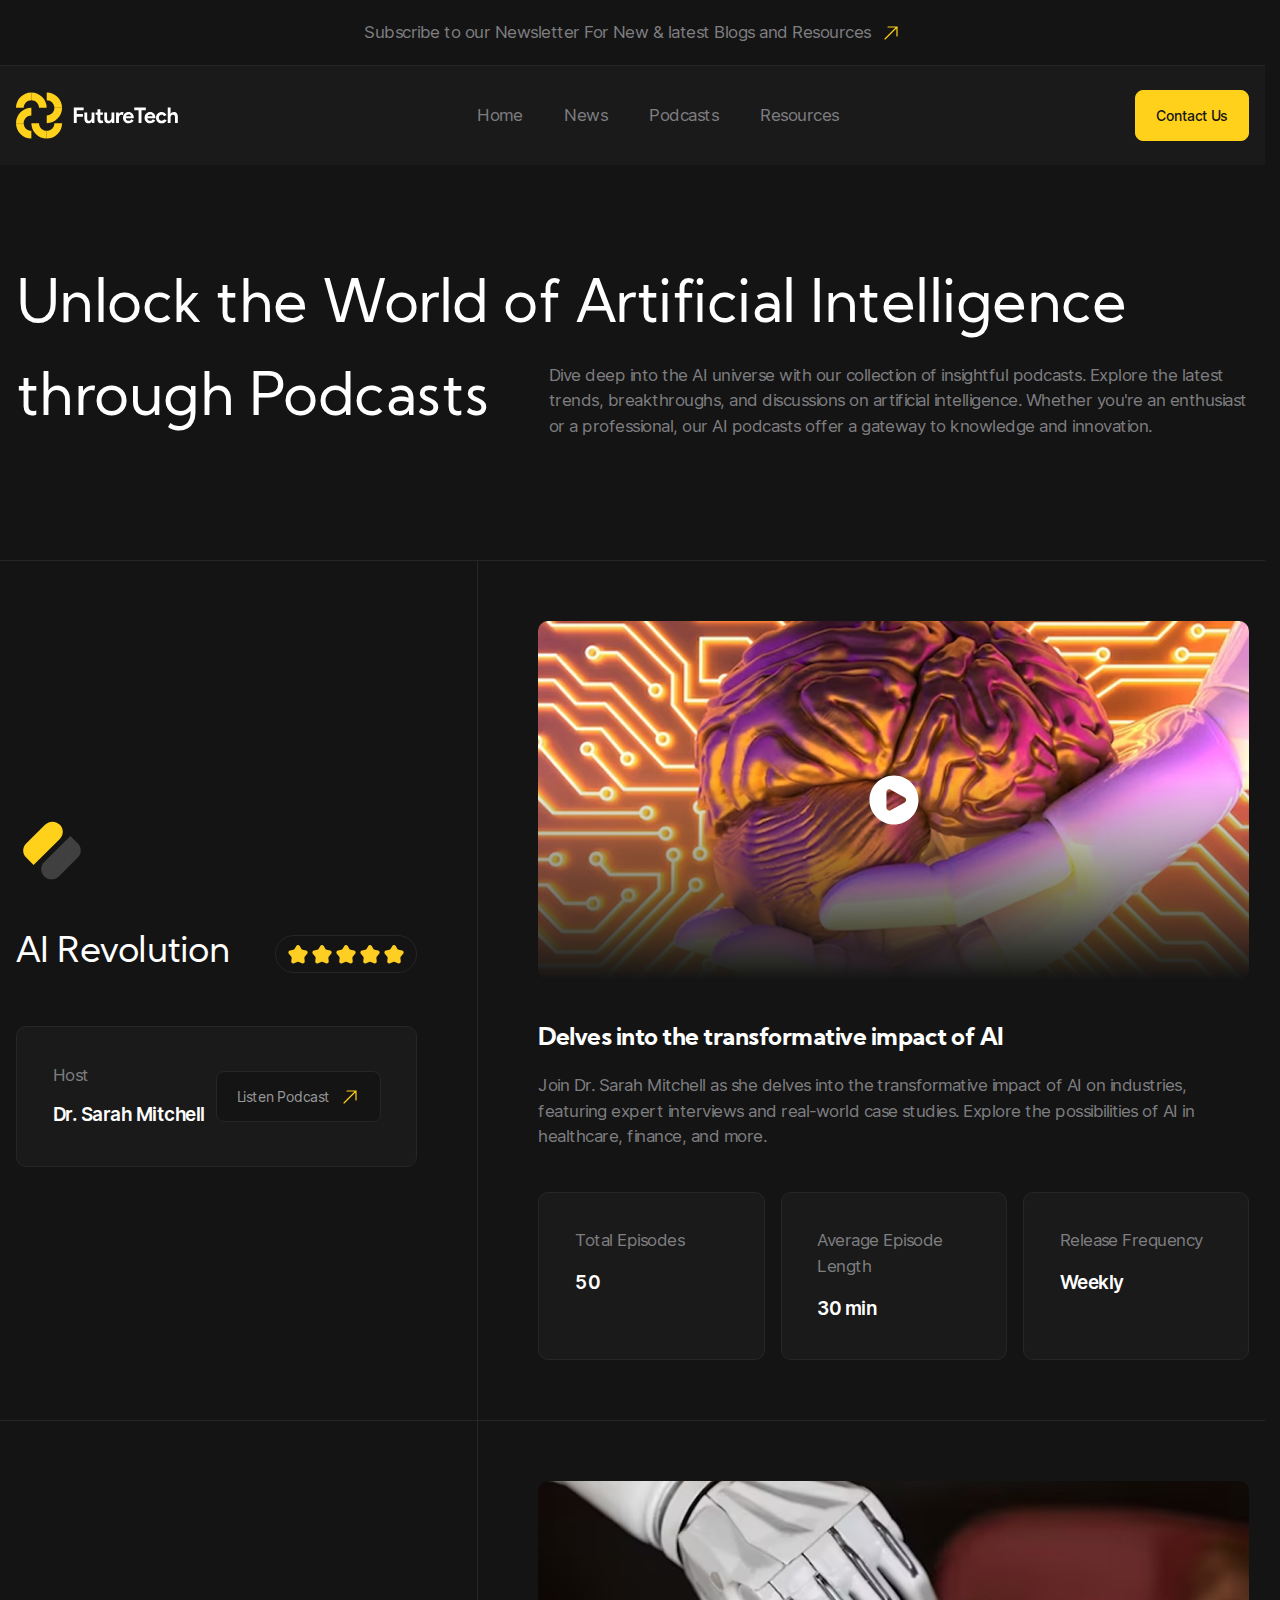
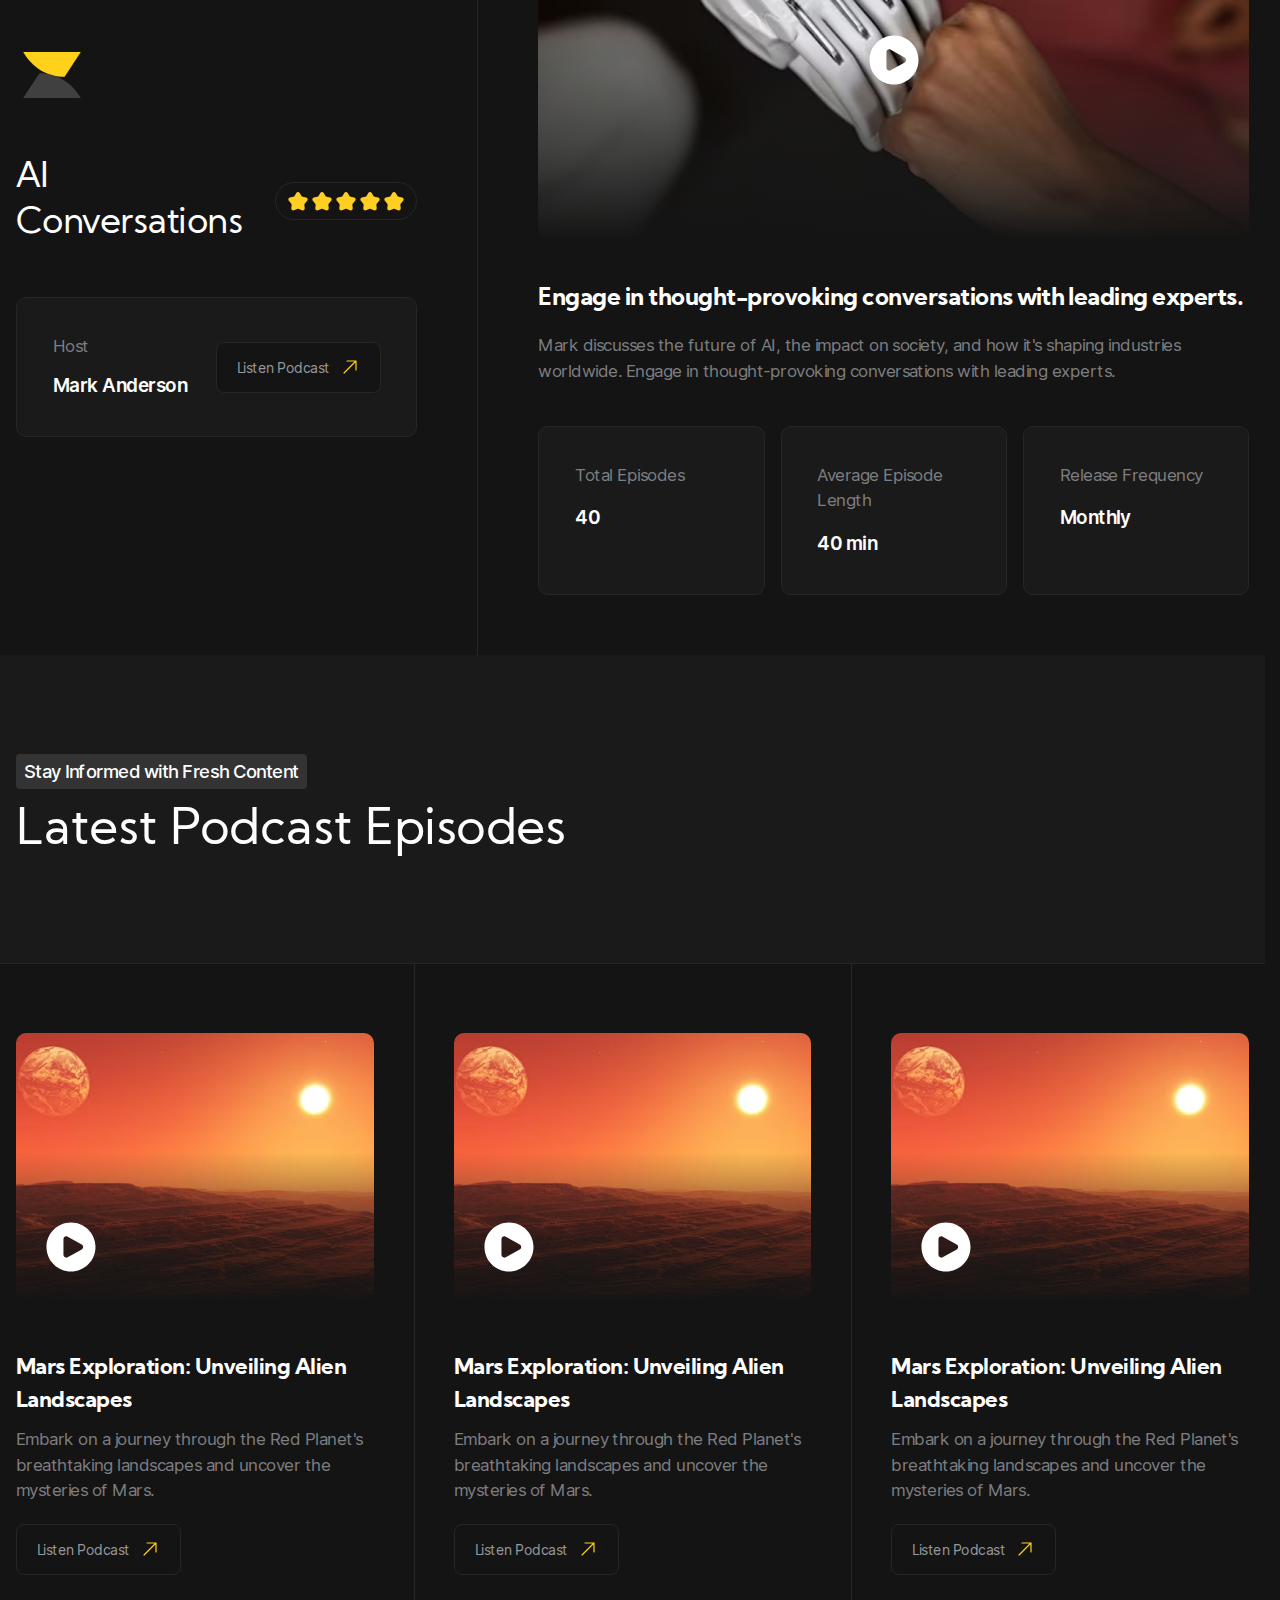
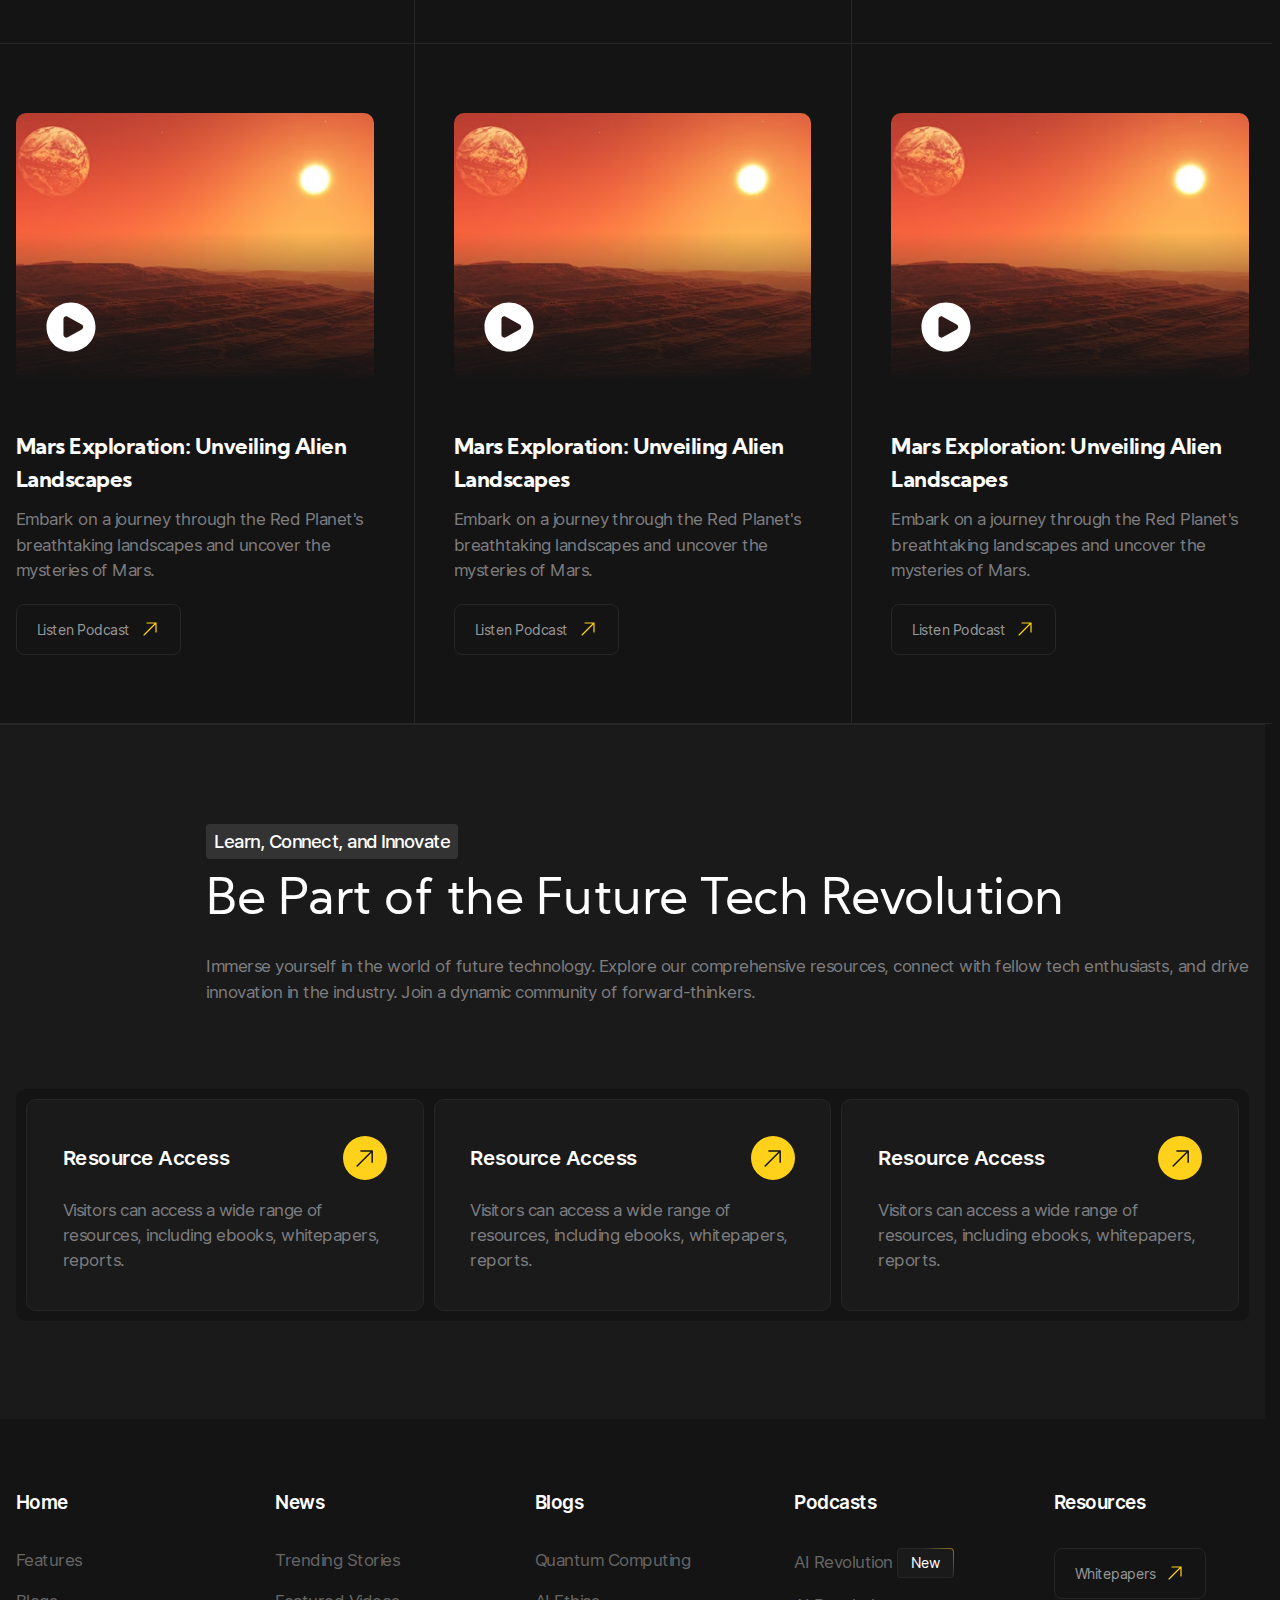
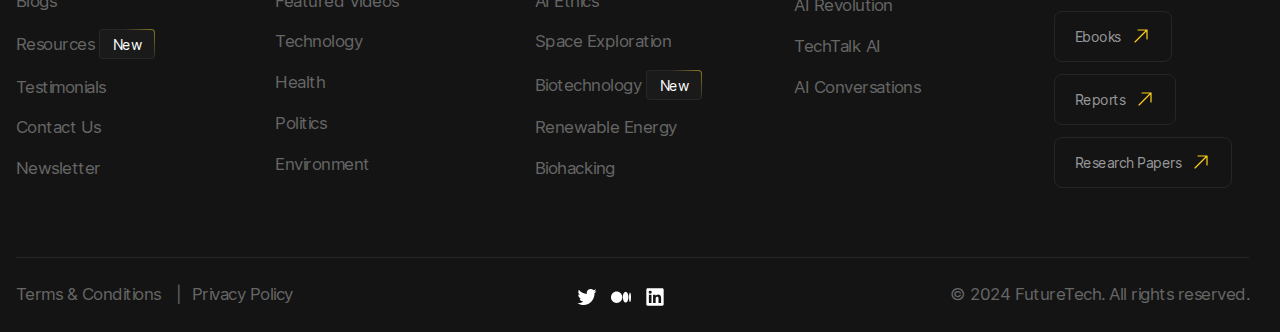
<file: podcasts.html>
<!DOCTYPE html>
<html lang="en">

<head>
    <meta charset="UTF-8">
    <meta name="viewport"
        content="width=device-width, user-scalable=no, initial-scale=1.0, maximum-scale=1.0, minimum-scale=1.0">
    <meta http-equv="X-UA-Compatible" content="ie=edge">
    <title>Future Tech | Podcasts</title>
    <link rel="stylesheet" href="/styles/main.css">
    <script src="scripts/main.js" type="module" defer></script>
    <!-- type="module" здесь для того, чтобы использовать в main.js ключевые слова, импорт/экспорт -->
</head>

<body>
    <header class="header" data-js-header>
        <div class="header__promo">
            <div class="header__promo-inner container">
                <a href="/" class="header__promo-link">
                    <span class="icon icon--yellow-arrow">Subscribe to our Newsletter For New & latest Blogs and
                        Resources</span>
                </a>
            </div>
        </div>
        <div class="header__body">
            <div class="header__body-inner container">
                <a href="/" class="header__logo logo" aria-label="Home" title="Home">
                    <img class="logo__image" src="images/logo.svg" alt="" width="179" height="50">
                </a>
                <div class="header__overlay" data-js-header-overlay>
                    <nav class="header__menu">
                        <ul class="header__menu-list">
                            <li class="header__menu-item">
                                <a href="./index.html" class="header__menu-link">
                                    Home
                                </a>
                            </li>
                            <li class="header__menu-item">
                                <a href="./hews.html" class="header__menu-link">
                                    News
                                </a>
                            </li>
                            <li class="header__menu-item is-active">
                                <a href="./podcasts.html" class="header__menu-link">
                                    Podcasts
                                </a>
                            </li>
                            <li class="header__menu-item">
                                <a href="./resources.html" class="header__menu-link">
                                    Resources
                                </a>
                            </li>
                        </ul>
                    </nav>
                    <a href="./contacts.html" class="header__contact-us-link button button--accent">
                        Contact Us
                    </a>
                </div>
                <button class="header__burger-button burger-button visible-mobile" type="button" aria-label="Open menu"
                    title="Open menu" data-js-header-burger-button>
                    <span class="burger-button__line"></span>
                    <span class="burger-button__line"></span>
                    <span class="burger-button__line"></span>
                </button>
            </div>
        </div>
    </header>
    <main>
        <section class="hero-alt" aria-labelledby="podcasts-title">
            <header class="hero-alt__header">
                <div class="hero-alt__header-inner container">
                    <h1 class="hero-alt__title" id="podcasts-title">Unlock the World of Artificial Intelligence<span
                            class="hero-alt__title-hidden-part">through Podcasts</span></h1>
                    <p class="hero-alt__subtitle h1 hidder-mobile" aria-hidden="true">through Podcasts</p>
                    <p class="hero-alt__description">Dive deep into the AI universe with our collection of insightful
                        podcasts. Explore the latest trends, breakthroughs, and discussions on artificial intelligence.
                        Whether you're an enthusiast or a professional, our AI podcasts offer a gateway to knowledge and
                        innovation.</p>
                </div>
            </header>
            <div class="hero-alt__body">
                <ul class="list">
                    <li class="list__item">
                        <div class="card container">
                            <div class="card__preview">
                                <div class="card__preview-main">
                                    <img class="card__preview-icon" src="./images/podcasts/podcasts-icon-1.svg" alt=""
                                        width="80" height="80" loading="lazy">
                                    <div class="card__preview-info">
                                        <h2 class="card__preview-title h3">AI Revolution</h2>
                                        <div class="card__rating-view rating-view" aria-label="Rating 5 star"
                                            title="Rating 5 star">
                                            <div class="rating-view__star is-active"></div>
                                            <div class="rating-view__star is-active"></div>
                                            <div class="rating-view__star is-active"></div>
                                            <div class="rating-view__star is-active"></div>
                                            <div class="rating-view__star is-active"></div>
                                        </div>
                                    </div>
                                </div>
                                <div class="card__preview-extra">
                                    <div class="card__cell tile">
                                        <h3 class="card__cell-subtitle">Host</h3>
                                        <p class="card__cell-description h6">Dr. Sarah Mitchell</p>
                                        <a href="/" class="card__cell-link button">
                                            <span class="icon icon--yellow-arrow">Listen Podcast</span>
                                        </a>
                                    </div>
                                </div>
                                <!-- <div class="card__preview-extra"></div> -->
                            </div>
                            <div class="card__body">
                                <div class="card__grid card__grid--3-cols">
                                    <div class="card__cell card__cell--wide">
                                        <div class="video-player" data-js-video-player>
                                            <video src="./videos/example.mp4" class="video-player__video" width="917"
                                                height="412" poster="./images/podcasts/1.jpg"
                                                data-js-video-player-video></video>
                                            <div class="video-player__panel video-player__panel--center is-active"
                                                data-js-video-player-panel>
                                                <button class="video-player__play-button" type="button"
                                                    aria-label="Play video" title="Play video"
                                                    data-js-video-player-play-button>
                                                    <svg width="58" height="58" viewBox="0 0 58 58" fill="none"
                                                        xmlns="http://www.w3.org/2000/svg">
                                                        <path fill-rule="evenodd" clip-rule="evenodd"
                                                            d="M0.5625 29C0.5625 13.2944 13.2944 0.5625 29 0.5625C44.7056 0.5625 57.4375 13.2944 57.4375 29C57.4375 44.7056 44.7056 57.4375 29 57.4375C13.2944 57.4375 0.5625 44.7056 0.5625 29ZM41.4663 26.1318C43.7167 27.382 43.7167 30.6183 41.4663 31.8685L25.1248 40.9471C22.9377 42.1621 20.25 40.5807 20.25 38.0788V19.9215C20.25 17.4196 22.9377 15.8381 25.1248 17.0531L41.4663 26.1318Z"
                                                            fill="white" />
                                                    </svg>
                                                </button>
                                            </div>
                                        </div>
                                    </div>
                                    <div class="card__cell card__cell--wide">
                                        <h3 class="card__cell-title h4">Delves into the transformative impact of AI</h3>
                                        <p class="card__cell-description">
                                            Join Dr. Sarah Mitchell as she delves into the transformative impact of AI
                                            on industries, featuring expert interviews and real-world case studies.
                                            Explore the possibilities of AI in healthcare, finance, and more.
                                        </p>
                                    </div>
                                    <div class="card__cell tile">
                                        <p class="card__cell-title">Total Episodes</p>
                                        <p class="card__cell-description h6">50</p>
                                    </div>
                                    <div class="card__cell tile">
                                        <p class="card__cell-title">Average Episode Length</p>
                                        <p class="card__cell-description h6">30 min</p>
                                    </div>
                                    <div class="card__cell tile">
                                        <p class="card__cell-title">Release Frequency</p>
                                        <p class="card__cell-description h6">Weekly</p>
                                    </div>
                                </div>
                            </div>
                        </div>
                    </li>
                    <li class="list__item">
                        <div class="card container">
                            <div class="card__preview">
                                <div class="card__preview-main">
                                    <img class="card__preview-icon" src="./images/podcasts/podcasts-icon-2.svg" alt=""
                                        width="80" height="80" loading="lazy">
                                    <div class="card__preview-info">
                                        <h2 class="card__preview-title h3">AI Conversations</h2>
                                        <div class="card__rating-view rating-view" aria-label="Rating 5 star"
                                            title="Rating 5 star">
                                            <div class="rating-view__star is-active"></div>
                                            <div class="rating-view__star is-active"></div>
                                            <div class="rating-view__star is-active"></div>
                                            <div class="rating-view__star is-active"></div>
                                            <div class="rating-view__star is-active"></div>
                                        </div>
                                    </div>
                                </div>
                                <div class="card__preview-extra">
                                    <div class="card__cell tile">
                                        <h3 class="card__cell-subtitle">Host</h3>
                                        <p class="card__cell-description h6">Mark Anderson</p>
                                        <a href="/" class="card__cell-link button">
                                            <span class="icon icon--yellow-arrow">Listen Podcast</span>
                                        </a>
                                    </div>
                                </div>
                                <!-- <div class="card__preview-extra"></div> -->
                            </div>
                            <div class="card__body">
                                <div class="card__grid card__grid--3-cols">
                                    <div class="card__cell card__cell--wide">
                                        <div class="video-player" data-js-video-player>
                                            <video src="./videos/example.mp4" class="video-player__video" width="917"
                                                height="412" poster="./images/podcasts/2.jpg"
                                                data-js-video-player-video></video>
                                            <div class="video-player__panel video-player__panel--center is-active"
                                                data-js-video-player-panel>
                                                <button class="video-player__play-button" type="button"
                                                    aria-label="Play video" title="Play video"
                                                    data-js-video-player-play-button>
                                                    <svg width="58" height="58" viewBox="0 0 58 58" fill="none"
                                                        xmlns="http://www.w3.org/2000/svg">
                                                        <path fill-rule="evenodd" clip-rule="evenodd"
                                                            d="M0.5625 29C0.5625 13.2944 13.2944 0.5625 29 0.5625C44.7056 0.5625 57.4375 13.2944 57.4375 29C57.4375 44.7056 44.7056 57.4375 29 57.4375C13.2944 57.4375 0.5625 44.7056 0.5625 29ZM41.4663 26.1318C43.7167 27.382 43.7167 30.6183 41.4663 31.8685L25.1248 40.9471C22.9377 42.1621 20.25 40.5807 20.25 38.0788V19.9215C20.25 17.4196 22.9377 15.8381 25.1248 17.0531L41.4663 26.1318Z"
                                                            fill="white" />
                                                    </svg>
                                                </button>
                                            </div>
                                        </div>
                                    </div>
                                    <div class="card__cell card__cell--wide">
                                        <h3 class="card__cell-title h4">Engage in thought-provoking conversations with
                                            leading experts.</h3>
                                        <p class="card__cell-description">
                                            Mark discusses the future of AI, the impact on society, and how it's shaping
                                            industries worldwide. Engage in thought-provoking conversations with leading
                                            experts.
                                        </p>
                                    </div>
                                    <div class="card__cell tile">
                                        <p class="card__cell-title">Total Episodes</p>
                                        <p class="card__cell-description h6">40</p>
                                    </div>
                                    <div class="card__cell tile">
                                        <p class="card__cell-title">Average Episode Length</p>
                                        <p class="card__cell-description h6">40 min</p>
                                    </div>
                                    <div class="card__cell tile">
                                        <p class="card__cell-title">Release Frequency</p>
                                        <p class="card__cell-description h6">Monthly</p>
                                    </div>
                                </div>
                            </div>
                        </div>
                    </li>
                </ul>
            </div>
        </section>

        <section class="section" aria-labelledby="podcasts-videos-title">
            <header class="section__header">
                <div class="section__header-inner container">
                    <div class="section__header-info">
                        <p class="section__subtitle tag">Stay Informed with Fresh Content</p>
                        <h2 class="section__title" id="podcasts-videos-title">Latest Podcast Episodes</h2>
                    </div>
                </div>
            </header>
            <div class="section__body">
                <ul class="bordered-grid container bordered-grid--3-cols">
                    <li class="bordered-grid__item">
                        <div class="video-card">
                            <div class="video-card__player video-player" data-js-video-player>
                                <video src="./videos/example.mp4" class="video-player__video video-player__video--small"
                                    width="470" height="290" poster="./images/videos/poster-1.jpg"
                                    data-js-video-player-video></video>
                                <div class="video-player__panel is-active" data-js-video-player-panel>
                                    <button class="video-player__play-button" type="button" aria-label="Play video"
                                        title="Play video" data-js-video-player-play-button>
                                        <svg width="58" height="58" viewBox="0 0 58 58" fill="none"
                                            xmlns="http://www.w3.org/2000/svg">
                                            <path fill-rule="evenodd" clip-rule="evenodd"
                                                d="M0.5625 29C0.5625 13.2944 13.2944 0.5625 29 0.5625C44.7056 0.5625 57.4375 13.2944 57.4375 29C57.4375 44.7056 44.7056 57.4375 29 57.4375C13.2944 57.4375 0.5625 44.7056 0.5625 29ZM41.4663 26.1318C43.7167 27.382 43.7167 30.6183 41.4663 31.8685L25.1248 40.9471C22.9377 42.1621 20.25 40.5807 20.25 38.0788V19.9215C20.25 17.4196 22.9377 15.8381 25.1248 17.0531L41.4663 26.1318Z"
                                                fill="white" />
                                        </svg>
                                    </button>
                                </div>
                            </div>
                            <div class="video-card__body">
                                <h3 class="vide-card__title h5">Mars Exploration: Unveiling Alien Landscapes</h3>
                                <div class="video-card__description">
                                    <p>Embark on a journey through the Red Planet's breathtaking landscapes and uncover
                                        the mysteries of Mars.</p>
                                </div>
                            </div>
                            <a href="" class="vide-card__link button"><span class="icon icon--yellow-arrow">Listen
                                    Podcast</span></a>
                        </div>
                    </li>
                    <li class="bordered-grid__item">
                        <div class="video-card">
                            <div class="video-card__player video-player" data-js-video-player>
                                <video src="./videos/example.mp4" class="video-player__video video-player__video--small"
                                    width="470" height="290" poster="./images/videos/poster-1.jpg"
                                    data-js-video-player-video></video>
                                <div class="video-player__panel is-active" data-js-video-player-panel>
                                    <button class="video-player__play-button" type="button" aria-label="Play video"
                                        title="Play video" data-js-video-player-play-button>
                                        <svg width="58" height="58" viewBox="0 0 58 58" fill="none"
                                            xmlns="http://www.w3.org/2000/svg">
                                            <path fill-rule="evenodd" clip-rule="evenodd"
                                                d="M0.5625 29C0.5625 13.2944 13.2944 0.5625 29 0.5625C44.7056 0.5625 57.4375 13.2944 57.4375 29C57.4375 44.7056 44.7056 57.4375 29 57.4375C13.2944 57.4375 0.5625 44.7056 0.5625 29ZM41.4663 26.1318C43.7167 27.382 43.7167 30.6183 41.4663 31.8685L25.1248 40.9471C22.9377 42.1621 20.25 40.5807 20.25 38.0788V19.9215C20.25 17.4196 22.9377 15.8381 25.1248 17.0531L41.4663 26.1318Z"
                                                fill="white" />
                                        </svg>
                                    </button>
                                </div>
                            </div>
                            <div class="video-card__body">
                                <h3 class="vide-card__title h5">Mars Exploration: Unveiling Alien Landscapes</h3>
                                <div class="video-card__description">
                                    <p>Embark on a journey through the Red Planet's breathtaking landscapes and uncover
                                        the mysteries of Mars.</p>
                                </div>
                            </div>
                            <a href="" class="vide-card__link button"><span class="icon icon--yellow-arrow">Listen
                                    Podcast</span></a>
                        </div>
                    </li>
                    <li class="bordered-grid__item">
                        <div class="video-card">
                            <div class="video-card__player video-player" data-js-video-player>
                                <video src="./videos/example.mp4" class="video-player__video video-player__video--small"
                                    width="470" height="290" poster="./images/videos/poster-1.jpg"
                                    data-js-video-player-video></video>
                                <div class="video-player__panel is-active" data-js-video-player-panel>
                                    <button class="video-player__play-button" type="button" aria-label="Play video"
                                        title="Play video" data-js-video-player-play-button>
                                        <svg width="58" height="58" viewBox="0 0 58 58" fill="none"
                                            xmlns="http://www.w3.org/2000/svg">
                                            <path fill-rule="evenodd" clip-rule="evenodd"
                                                d="M0.5625 29C0.5625 13.2944 13.2944 0.5625 29 0.5625C44.7056 0.5625 57.4375 13.2944 57.4375 29C57.4375 44.7056 44.7056 57.4375 29 57.4375C13.2944 57.4375 0.5625 44.7056 0.5625 29ZM41.4663 26.1318C43.7167 27.382 43.7167 30.6183 41.4663 31.8685L25.1248 40.9471C22.9377 42.1621 20.25 40.5807 20.25 38.0788V19.9215C20.25 17.4196 22.9377 15.8381 25.1248 17.0531L41.4663 26.1318Z"
                                                fill="white" />
                                        </svg>
                                    </button>
                                </div>
                            </div>
                            <div class="video-card__body">
                                <h3 class="vide-card__title h5">Mars Exploration: Unveiling Alien Landscapes</h3>
                                <div class="video-card__description">
                                    <p>Embark on a journey through the Red Planet's breathtaking landscapes and uncover
                                        the mysteries of Mars.</p>
                                </div>
                            </div>
                            <a href="" class="vide-card__link button"><span class="icon icon--yellow-arrow">Listen
                                    Podcast</span></a>
                        </div>
                    </li>
                    <li class="bordered-grid__item">
                        <div class="video-card">
                            <div class="video-card__player video-player" data-js-video-player>
                                <video src="./videos/example.mp4" class="video-player__video video-player__video--small"
                                    width="470" height="290" poster="./images/videos/poster-1.jpg"
                                    data-js-video-player-video></video>
                                <div class="video-player__panel is-active" data-js-video-player-panel>
                                    <button class="video-player__play-button" type="button" aria-label="Play video"
                                        title="Play video" data-js-video-player-play-button>
                                        <svg width="58" height="58" viewBox="0 0 58 58" fill="none"
                                            xmlns="http://www.w3.org/2000/svg">
                                            <path fill-rule="evenodd" clip-rule="evenodd"
                                                d="M0.5625 29C0.5625 13.2944 13.2944 0.5625 29 0.5625C44.7056 0.5625 57.4375 13.2944 57.4375 29C57.4375 44.7056 44.7056 57.4375 29 57.4375C13.2944 57.4375 0.5625 44.7056 0.5625 29ZM41.4663 26.1318C43.7167 27.382 43.7167 30.6183 41.4663 31.8685L25.1248 40.9471C22.9377 42.1621 20.25 40.5807 20.25 38.0788V19.9215C20.25 17.4196 22.9377 15.8381 25.1248 17.0531L41.4663 26.1318Z"
                                                fill="white" />
                                        </svg>
                                    </button>
                                </div>
                            </div>
                            <div class="video-card__body">
                                <h3 class="vide-card__title h5">Mars Exploration: Unveiling Alien Landscapes</h3>
                                <div class="video-card__description">
                                    <p>Embark on a journey through the Red Planet's breathtaking landscapes and uncover
                                        the mysteries of Mars.</p>
                                </div>
                            </div>
                            <a href="" class="vide-card__link button"><span class="icon icon--yellow-arrow">Listen
                                    Podcast</span></a>
                        </div>
                    </li>
                    <li class="bordered-grid__item">
                        <div class="video-card">
                            <div class="video-card__player video-player" data-js-video-player>
                                <video src="./videos/example.mp4" class="video-player__video video-player__video--small"
                                    width="470" height="290" poster="./images/videos/poster-1.jpg"
                                    data-js-video-player-video></video>
                                <div class="video-player__panel is-active" data-js-video-player-panel>
                                    <button class="video-player__play-button" type="button" aria-label="Play video"
                                        title="Play video" data-js-video-player-play-button>
                                        <svg width="58" height="58" viewBox="0 0 58 58" fill="none"
                                            xmlns="http://www.w3.org/2000/svg">
                                            <path fill-rule="evenodd" clip-rule="evenodd"
                                                d="M0.5625 29C0.5625 13.2944 13.2944 0.5625 29 0.5625C44.7056 0.5625 57.4375 13.2944 57.4375 29C57.4375 44.7056 44.7056 57.4375 29 57.4375C13.2944 57.4375 0.5625 44.7056 0.5625 29ZM41.4663 26.1318C43.7167 27.382 43.7167 30.6183 41.4663 31.8685L25.1248 40.9471C22.9377 42.1621 20.25 40.5807 20.25 38.0788V19.9215C20.25 17.4196 22.9377 15.8381 25.1248 17.0531L41.4663 26.1318Z"
                                                fill="white" />
                                        </svg>
                                    </button>
                                </div>
                            </div>
                            <div class="video-card__body">
                                <h3 class="vide-card__title h5">Mars Exploration: Unveiling Alien Landscapes</h3>
                                <div class="video-card__description">
                                    <p>Embark on a journey through the Red Planet's breathtaking landscapes and uncover
                                        the mysteries of Mars.</p>
                                </div>
                            </div>
                            <a href="" class="vide-card__link button"><span class="icon icon--yellow-arrow">Listen
                                    Podcast</span></a>
                        </div>
                    </li>
                    <li class="bordered-grid__item">
                        <div class="video-card">
                            <div class="video-card__player video-player" data-js-video-player>
                                <video src="./videos/example.mp4" class="video-player__video video-player__video--small"
                                    width="470" height="290" poster="./images/videos/poster-1.jpg"
                                    data-js-video-player-video></video>
                                <div class="video-player__panel is-active" data-js-video-player-panel>
                                    <button class="video-player__play-button" type="button" aria-label="Play video"
                                        title="Play video" data-js-video-player-play-button>
                                        <svg width="58" height="58" viewBox="0 0 58 58" fill="none"
                                            xmlns="http://www.w3.org/2000/svg">
                                            <path fill-rule="evenodd" clip-rule="evenodd"
                                                d="M0.5625 29C0.5625 13.2944 13.2944 0.5625 29 0.5625C44.7056 0.5625 57.4375 13.2944 57.4375 29C57.4375 44.7056 44.7056 57.4375 29 57.4375C13.2944 57.4375 0.5625 44.7056 0.5625 29ZM41.4663 26.1318C43.7167 27.382 43.7167 30.6183 41.4663 31.8685L25.1248 40.9471C22.9377 42.1621 20.25 40.5807 20.25 38.0788V19.9215C20.25 17.4196 22.9377 15.8381 25.1248 17.0531L41.4663 26.1318Z"
                                                fill="white" />
                                        </svg>
                                    </button>
                                </div>
                            </div>
                            <div class="video-card__body">
                                <h3 class="vide-card__title h5">Mars Exploration: Unveiling Alien Landscapes</h3>
                                <div class="video-card__description">
                                    <p>Embark on a journey through the Red Planet's breathtaking landscapes and uncover
                                        the mysteries of Mars.</p>
                                </div>
                            </div>
                            <a href="" class="vide-card__link button"><span class="icon icon--yellow-arrow">Listen
                                    Podcast</span></a>
                        </div>
                    </li>
                </ul>
            </div>
        </section>

        <section class="about" aria-labelledby="about-title">
            <div class="about__inner container">
                <header class="about__header">
                    <img src="./images/about/icon.svg" alt="" class="about__icon" width="150" height="150"
                        loading="lazy">
                    <div class="about__info">
                        <p class="about__subtitle tag">Learn, Connect, and Innovate</p>
                        <h2 class="about__title" id="about-title">Be Part of the Future Tech Revolution</h2>
                    </div>
                    <div class="about__description">
                        <p>Immerse yourself in the world of future technology. Explore our comprehensive resources,
                            connect with
                            fellow tech enthusiasts, and drive innovation in the industry. Join a dynamic community of
                            forward-thinkers. </p>
                    </div>
                </header>
                <ul class="about__list">
                    <li class="about__item">
                        <a href="/" class="about-card tile">
                            <h3 class="about-card__title circle-icon">Resource Access</h3>
                            <div class="about-card_description">
                                <p>Visitors can access a wide range of resources, including ebooks, whitepapers,
                                    reports.</p>
                            </div>
                        </a>
                    </li>
                    <li class="about__item">
                        <a href="/" class="about-card tile">
                            <h3 class="about-card__title circle-icon">Resource Access</h3>
                            <div class="about-card_description">
                                <p>Visitors can access a wide range of resources, including ebooks, whitepapers,
                                    reports.</p>
                            </div>
                        </a>
                    </li>
                    <li class="about__item">
                        <a href="/" class="about-card tile">
                            <h3 class="about-card__title circle-icon">Resource Access</h3>
                            <div class="about-card_description">
                                <p>Visitors can access a wide range of resources, including ebooks, whitepapers,
                                    reports.</p>
                            </div>
                        </a>
                    </li>
                </ul>
            </div>
        </section>
    </main>
    <footer class="footer">
        <div class="footer__inner container">
            <div class="footer__body">
                <nav class="footer__menu">
                    <div class="footer__menu-column">
                        <a href="" class="footer__menu-main-link h6">Home</a>
                        <ul class="footer__menu-list">
                            <li class="futer__menu-item">
                                <a href="/" class="footer__menu-link">Features</a>
                            </li>
                            <li class="futer__menu-item">
                                <a href="/" class="footer__menu-link">Blogs</a>
                            </li>
                            <li class="futer__menu-item">
                                <a href="/" class="footer__menu-link">Resources</a>
                                <span class="badge">New</span>
                            </li>
                            <li class="futer__menu-item">
                                <a href="/" class="footer__menu-link">Testimonials</a>
                            </li>
                            <li class="futer__menu-item">
                                <a href="/" class="footer__menu-link">Contact Us</a>
                            </li>
                            <li class="futer__menu-item">
                                <a href="/" class="footer__menu-link">Newsletter</a>
                            </li>
                        </ul>
                    </div>
                    <div class="footer__menu-column">
                        <a href="" class="footer__menu-main-link h6">News</a>
                        <ul class="footer__menu-list">
                            <li class="futer__menu-item">
                                <a href="/" class="footer__menu-link">Trending Stories</a>
                            </li>
                            <li class="futer__menu-item">
                                <a href="/" class="footer__menu-link">Featured Videos</a>
                            </li>
                            <li class="futer__menu-item">
                                <a href="/" class="footer__menu-link">Technology</a>
                            </li>
                            <li class="futer__menu-item">
                                <a href="/" class="footer__menu-link">Health</a>
                            </li>
                            <li class="futer__menu-item">
                                <a href="/" class="footer__menu-link">Politics</a>
                            </li>
                            <li class="futer__menu-item">
                                <a href="/" class="footer__menu-link">Environment</a>
                            </li>
                        </ul>
                    </div>
                    <div class="footer__menu-column">
                        <a href="" class="footer__menu-main-link h6">Blogs</a>
                        <ul class="footer__menu-list">
                            <li class="futer__menu-item">
                                <a href="/" class="footer__menu-link">Quantum Computing</a>
                            </li>
                            <li class="futer__menu-item">
                                <a href="/" class="footer__menu-link">AI Ethics</a>
                            </li>
                            <li class="futer__menu-item">
                                <a href="/" class="footer__menu-link">Space Exploration</a>
                            </li>
                            <li class="futer__menu-item">
                                <a href="/" class="footer__menu-link">Biotechnology</a>
                                <span class="badge">New</span>
                            </li>
                            <li class="futer__menu-item">
                                <a href="/" class="footer__menu-link">Renewable Energy</a>
                            </li>
                            <li class="futer__menu-item">
                                <a href="/" class="footer__menu-link">Biohacking</a>
                            </li>
                        </ul>
                    </div>
                    <div class="footer__menu-column">
                        <a href="" class="footer__menu-main-link h6">Podcasts</a>
                        <ul class="footer__menu-list">
                            <li class="futer__menu-item">
                                <a href="/" class="footer__menu-link">AI Revolution</a>
                                <span class="badge">New</span>
                            </li>
                            <li class="futer__menu-item">
                                <a href="/" class="footer__menu-link">AI Revolution</a>
                            </li>
                            <li class="futer__menu-item">
                                <a href="/" class="footer__menu-link">TechTalk AI</a>
                            </li>
                            <li class="futer__menu-item">
                                <a href="/" class="footer__menu-link">AI Conversations</a>
                            </li>
                        </ul>
                    </div>
                    <div class="footer__menu-column">
                        <a href="" class="footer__menu-main-link h6">Resources</a>
                        <ul class="footer__menu-list">
                            <li class="futer__menu-item">
                                <a href="/" class="footer__menu-linkd button">
                                    <span class="icon icon--yellow-arrow">Whitepapers</span>
                                </a>
                            </li>
                            <li class="futer__menu-item">
                                <a href="/" class="footer__menu-link button">
                                    <span class="icon icon--yellow-arrow">
                                        Ebooks
                                    </span>
                                </a>
                            </li>
                            <li class="futer__menu-item">
                                <a href="/" class="footer__menu-link button">
                                    <span class="icon icon--yellow-arrow">Reports</span>
                                </a>
                            </li>
                            <li class="futer__menu-item">
                                <a href="/" class="footer__menu-link button">
                                    <span class="icon icon--yellow-arrow">Research Papers</span>
                                </a>
                            </li>
                        </ul>
                    </div>
                </nav>
            </div>
            <div class="footer__extra">
                <div class="footer__extra-menu">
                    <ul class="footer__extra-menu-list">
                        <li class="footer__extra-menu-item">
                            <a href="/" class="footer__extra-menu-link">Terms & Conditions</a>
                        </li>
                        <li class="footer__extra-menu-item">
                            <a href="/" class="footer__extra-menu-link">Privacy Policy</a>
                        </li>
                    </ul>
                </div>
                <div class="footer__soc1als soc1als">
                    <!-- цифра 1 здесь вместо i для того, что бы блокировщики рекламы не определилиэто как рекламу и не скрывали блок -->
                    <ul class="soc1als__list">
                        <li class="soc1als__item">
                            <a href="/" class="soc1als__link" target="_blank" aria-label="Twitter" title="Twitter">
                                <svg width="24" height="24" viewBox="0 0 24 24" fill="none"
                                    xmlns="http://www.w3.org/2000/svg">
                                    <path
                                        d="M21.0571 7.18114C21.0664 7.39235 21.0664 7.59395 21.0664 7.80515C21.0756 14.2084 16.3712 21.6004 7.76793 21.6004C5.23048 21.6004 2.73933 20.842 0.600098 19.4212C0.970528 19.4692 1.34096 19.4884 1.71139 19.4884C3.81358 19.4884 5.86021 18.7588 7.51789 17.4052C5.51756 17.3668 3.75802 16.0132 3.14681 14.0356C3.85063 14.1796 4.57296 14.1508 5.25826 13.9492C3.08198 13.5076 1.51691 11.5204 1.50765 9.20675C1.50765 9.18755 1.50765 9.16835 1.50765 9.14915C2.15591 9.52355 2.88751 9.73475 3.62837 9.75395C1.58174 8.33315 0.942746 5.50114 2.18369 3.28353C4.5637 6.31714 8.06427 8.15075 11.8241 8.35235C11.4445 6.67234 11.9631 4.90594 13.1762 3.71553C15.0561 1.88193 18.0196 1.97793 19.7977 3.92673C20.8441 3.71553 21.8535 3.31233 22.7704 2.74593C22.4185 3.86913 21.6869 4.81954 20.7145 5.42434C21.6406 5.30914 22.5481 5.04994 23.4001 4.66594C22.7704 5.64514 21.9739 6.48994 21.0571 7.18114Z"
                                        fill="white" />
                                </svg>

                            </a>
                        </li>
                        <li class="soc1als__item">
                            <a href="/" class="soc1als__link" target="_blank" aria-label="Medium" title="Medium">
                                <svg width="24" height="24" viewBox="0 0 24 24" fill="none"
                                    xmlns="http://www.w3.org/2000/svg">
                                    <path
                                        d="M13.5374 12.2281C13.5374 15.9988 10.5069 19.0556 6.76883 19.0556C3.03073 19.0556 0 15.9981 0 12.2281C0 8.45806 3.0305 5.40039 6.76883 5.40039C10.5072 5.40039 13.5374 8.45737 13.5374 12.2281Z"
                                        fill="white" />
                                    <path
                                        d="M20.9627 12.2285C20.9627 15.7778 19.4474 18.6563 17.5783 18.6563C15.7091 18.6563 14.1938 15.7778 14.1938 12.2285C14.1938 8.67922 15.7089 5.80078 17.578 5.80078C19.4472 5.80078 20.9625 8.67829 20.9625 12.2285"
                                        fill="white" />
                                    <path
                                        d="M24 12.228C24 15.4073 23.4672 17.9862 22.8097 17.9862C22.1522 17.9862 21.6196 15.408 21.6196 12.228C21.6196 9.04797 22.1525 6.46973 22.8097 6.46973C23.467 6.46973 24 9.04774 24 12.228Z"
                                        fill="white" />
                                </svg>
                            </a>
                        </li>
                        <li class="soc1als__item">
                            <a href="/" class="soc1als__link" target="_blank" aria-label="LinkedIn" title="LinkedIn">
                                <svg width="24" height="24" viewBox="0 0 24 24" fill="none"
                                    xmlns="http://www.w3.org/2000/svg">
                                    <path
                                        d="M20.8647 1.59961H3.13554C2.72832 1.59961 2.33777 1.76138 2.04982 2.04933C1.76187 2.33728 1.6001 2.72783 1.6001 3.13505V20.8642C1.6001 21.2714 1.76187 21.6619 2.04982 21.9499C2.33777 22.2378 2.72832 22.3996 3.13554 22.3996H20.8647C21.2719 22.3996 21.6624 22.2378 21.9504 21.9499C22.2383 21.6619 22.4001 21.2714 22.4001 20.8642V3.13505C22.4001 2.72783 22.2383 2.33728 21.9504 2.04933C21.6624 1.76138 21.2719 1.59961 20.8647 1.59961ZM7.79965 19.3186H4.67243V9.38516H7.79965V19.3186ZM6.23388 8.00861C5.87915 8.00661 5.53296 7.89958 5.239 7.70102C4.94504 7.50246 4.71649 7.22127 4.58219 6.89294C4.44789 6.56461 4.41386 6.20386 4.48439 5.8562C4.55492 5.50855 4.72686 5.18958 4.9785 4.93955C5.23014 4.68952 5.5502 4.51964 5.8983 4.45134C6.2464 4.38304 6.60693 4.41939 6.93439 4.5558C7.26185 4.6922 7.54156 4.92255 7.73823 5.21778C7.9349 5.51301 8.03971 5.85988 8.03943 6.21461C8.04278 6.45211 7.99827 6.68784 7.90857 6.90777C7.81887 7.1277 7.68582 7.32732 7.51733 7.49473C7.34884 7.66215 7.14837 7.79392 6.92787 7.88221C6.70736 7.97049 6.47134 8.01348 6.23388 8.00861ZM19.3263 19.3273H16.2005V13.9005C16.2005 12.3001 15.5202 11.8061 14.642 11.8061C13.7147 11.8061 12.8047 12.5052 12.8047 13.9409V19.3273H9.67743V9.39239H12.6848V10.7689H12.7252C13.0271 10.1579 14.0844 9.11361 15.6979 9.11361C17.4428 9.11361 19.3278 10.1493 19.3278 13.1826L19.3263 19.3273Z"
                                        fill="white" />
                                </svg>
                            </a>
                        </li>
                    </ul>
                </div>
                <p class="footer__copyright">© <time datetime="2024">2024</time> FutureTech. All rights reserved.</p>

            </div>
        </div>
    </footer>
</body>

</html>
</file>
<file: styles/main.css>
@charset "UTF-8";
/**
  Нормализация блочной модели
 */
*,
::before,
::after {
  box-sizing: border-box;
}

/**
  Убираем внутренние отступы слева тегам списков,
  у которых есть атрибут class
 */
:where(ul, ol):where([class]) {
  padding-left: 0;
}

/**
  Убираем внешние отступы body и двум другим тегам,
  у которых есть атрибут class
 */
body,
:where(blockquote, figure):where([class]) {
  margin: 0;
}

/**
  Убираем внешние отступы вертикали нужным тегам,
  у которых есть атрибут class
 */
:where(h1,
h2,
h3,
h4,
h5,
h6,
p,
ul,
ol,
dl):where([class]) {
  margin-block: 0;
}

:where(dd[class]) {
  margin-left: 0;
}

:where(fieldset[class]) {
  margin-left: 0;
  padding: 0;
  border: none;
}

/**
  Убираем стандартный маркер маркированному списку,
  у которого есть атрибут class
 */
:where(ul[class]) {
  list-style: none;
}

:where(address[class]) {
  font-style: normal;
}

/**
  Обнуляем вертикальные внешние отступы параграфа,
  объявляем локальную переменную для внешнего отступа вниз,
  чтобы избежать взаимодействие с более сложным селектором
 */
p {
  --paragraphMarginBottom: 24px;
  margin-block: 0;
}

/**
  Внешний отступ вниз для параграфа без атрибута class,
  который расположен не последним среди своих соседних элементов
 */
p:where(:not([class]):not(:last-child)) {
  margin-bottom: var(--paragraphMarginBottom);
}

/**
  Упрощаем работу с изображениями и видео
 */
img,
video {
  display: block;
  max-width: 100%;
  height: auto;
}

/**
  Наследуем свойства шрифт для полей ввода
 */
input,
textarea,
select,
button {
  font: inherit;
}

html {
  /**
    Пригодится в большинстве ситуаций
    (когда, например, нужно будет "прижать" футер к низу сайта)
   */
  /**
    Убираем скачок интерфейса по горизонтали
    при появлении / исчезновении скроллбара
   */
  scrollbar-gutter: stable;
}

/**
  Плавный скролл
 */
html,
:has(:target) {
  scroll-behavior: smooth;
}

body {
  /**
    Пригодится в большинстве ситуаций
    (когда, например, нужно будет "прижать" футер к низу сайта)
   */
  min-height: 100vh;
  /**
    Унифицированный интерлиньяж
   */
  line-height: 1.5;
}

/**
  Нормализация высоты элемента ссылки при его инспектировании в DevTools
 */
a:where([class]) {
  display: inline-flex;
}

/**
  Курсор-рука при наведении на элемент
 */
button,
label {
  cursor: pointer;
}

/**
  Приводим к единому цвету svg-элементы
 */
[fill] {
  fill: currentColor;
}

[stroke] {
  stroke: currentColor;
}

/**
  Чиним баг задержки смены цвета при взаимодействии с svg-элементами
 */
svg * {
  transition-property: fill, stroke;
}

/**
  Удаляем все анимации и переходы для людей,
  которые предпочитают их не использовать
 */
@media (prefers-reduced-motion: reduce) {
  *,
  ::before,
  ::after {
    animation-duration: 0.01ms !important;
    animation-iteration-count: 1 !important;
    transition-duration: 0.01ms !important;
    scroll-behavior: auto !important;
  }
}
@font-face {
  font-family: "Kumbh Sans";
  src: url(/fonts/KumbhSans-Regular.woff2) format("woff2");
  font-weight: 400;
  font-style: normal;
  font-display: swap;
}
@font-face {
  font-family: "Kumbh Sans";
  src: url(/fonts/KumbhSans-Bold.woff2) format("woff2");
  font-weight: 700;
  font-style: normal;
  font-display: swap;
}
@font-face {
  font-family: "Inter";
  src: url(/fonts/Inter-Regular.woff2) format("woff2");
  font-weight: 400;
  font-style: normal;
  font-display: swap;
}
@font-face {
  font-family: "Inter";
  src: url(/fonts/Inter-Medium.woff2) format("woff2");
  font-weight: 500;
  font-style: normal;
  font-display: swap;
}
@font-face {
  font-family: "Inter";
  src: url(/fonts/Inter-SemiBold.woff2) format("woff2");
  font-weight: 600;
  font-style: normal;
  font-display: swap;
}
@font-face {
  font-family: "Inter";
  src: url(/fonts/Inter-Bold.woff2) format("woff2");
  font-weight: 700;
  font-style: normal;
  font-display: swap;
}
:root {
  --color-light: #fff;
  --color-dark: #141414;
  --color-dark-10: #1a1a1a;
  --color-dark-15: #262626;
  --color-dark-20: #333;
  --color-dark-40: #666;
  --color-gray-50: #7e7e81;
  --color-gray-60: #98989a;
  --color-accent: #ffd11a;
  --color-red: #ff5500;
  --gradient:
      linear-gradient(
          45deg,
          var(--color-dark-15) 64%,
          var(--color-accent) 136%
      );
  --border: 0.0625rem solid var(--color-dark-15);
  --shadow: 0 0 0 0.1875rem #191919;
  --font-family-base: "Inter", sans-serif;
  --font-family-accent: "Kumbh Sans", sans-serif;
  --container-width: 100rem;
  --container-padding-x: 1rem;
  --transition-duration: 0.2s;
}
@media (width <= 90.06125rem) {
  :root {
    --container-width: 80rem;
  }
}

.container {
  max-width: calc(var(--container-width) + var(--container-padding-x) * 2);
  margin-inline: auto;
  padding-inline: var(--container-padding-x);
}

.visually-hidden {
  position: absolute !important;
  width: 1px !important;
  height: 1px !important;
  margin: -1px !important;
  border: 0 !important;
  padding: 0 !important;
  white-space: nowrap !important;
  clip-path: inset(100%) !important;
  clip: rect(0 0 0 0) !important;
  overflow: hidden !important;
}

@media (width <= 47.99875rem) {
  .hidden-mobile {
    display: none !important;
  }
}

@media (width > 47.99875rem) {
  .visible-mobile {
    display: none !important;
  }
}

.full-vw-line {
  position: relative;
}
.full-vw-line::before, .full-vw-line::after {
  position: absolute;
  width: calc((100vw - var(--container-width)) / 2);
  height: 0.0625rem;
  background-color: var(--color-dark-15);
}
.full-vw-line--top::before {
  content: "";
  bottom: 100%;
}
.full-vw-line--bottom::after {
  content: "";
  top: 100%;
}
.full-vw-line--left::before, .full-vw-line--left::after {
  right: 100%;
}
.full-vw-line--right::before, .full-vw-line--right::after {
  left: 100%;
}

.circle-icon {
  --circleSize: 3.125rem;
  --circleMarginLeft: 1.25rem;
  position: relative;
  padding-right: calc(var(--circleSize) + var(--circleMarginLeft));
  min-height: var(--circleSize);
}
@media (width <= 90.06125rem) {
  .circle-icon {
    --circleSize: 2.75rem;
    --circleMarginLeft: 0.875rem;
  }
}
@media (width <= 47.99875rem) {
  .circle-icon {
    --circleSize: 2.5rem;
  }
}
.circle-icon::after {
  width: var(--circleSize);
  height: var(--circleSize);
  position: absolute;
  top: 50%;
  translate: 0 -50%;
  content: "";
  right: 0;
  background: url(../../icons/arrow_top_right_black.svg) center no-repeat var(--color-accent);
  border-radius: 50%;
}

html.is-lock {
  overflow: hidden;
}

body {
  font-size: clamp(0.875rem, 0.7944214876rem + 0.3305785124vw, 1.125rem);
  display: flex;
  flex-direction: column;
  font-family: var(--font-family-base);
  letter-spacing: -0.03em;
  color: var(--color-gray-50);
  background-color: var(--color-dark);
}

main {
  flex-grow: 1;
}

h1, .h1,
h2, .h2,
h3, .h3,
h4, .h4,
h5, .h5,
h6, .h6 {
  color: var(--color-light);
}

h1, .h1,
h2, .h2,
h3, .h3 {
  font-family: var(--font-family-accent);
  font-weight: 500;
}

h4, .h4,
h5, .h5,
h6, .h6 {
  font-weight: 600;
}

h1, .h1 {
  font-size: clamp(1.875rem, 1.069214876rem + 3.305785124vw, 4.375rem);
  line-height: 1.2;
}

h2, .h2 {
  font-size: clamp(1.75rem, 1.145661157rem + 2.479338843vw, 3.625rem);
  line-height: 1.3;
}

h3, .h3 {
  font-size: clamp(1.5rem, 1.1776859504rem + 1.3223140496vw, 2.5rem);
}

h4, .h4 {
  font-size: clamp(1.125rem, 0.9638429752rem + 0.6611570248vw, 1.625rem);
}

h5, .h5 {
  font-size: clamp(1.125rem, 1.0041322314rem + 0.4958677686vw, 1.5rem);
}

h6, .h6 {
  font-size: clamp(1rem, 0.9194214876rem + 0.3305785124vw, 1.25rem);
}

a,
button,
label,
input,
textarea,
select,
svg * {
  transition-duration: var(--transition-duration);
}

a {
  color: inherit;
}
@media (any-hover: hover) {
  a:hover {
    color: var(--color-accent);
  }
}
@media (any-hover: none) {
  a:active {
    color: var(--color-accent);
  }
}
a[class] {
  text-decoration: none;
}

:focus-visible {
  outline: 0.125rem dashed var(--color-light);
  outline-offset: 0.25rem;
  transition-duration: 0s !important;
}

a[aria-label],
button[aria-label] {
  position: relative;
}
a[aria-label]::before,
button[aria-label]::before {
  position: absolute;
  top: 50%;
  left: 50%;
  translate: -50% -50%;
  width: 2.75rem;
  height: 2.75rem;
  content: "";
}

.icon {
  display: inline-flex;
  align-items: center;
  column-gap: 0.625rem;
}
.icon::after {
  --size: 1.5rem;
  width: var(--size);
  height: var(--size);
  content: "";
  flex-shrink: 0;
  background-position: center;
  background-size: contain;
  background-repeat: no-repeat;
}
@media (width <= 90.06125rem) {
  .icon::after {
    --size: 1.25rem;
  }
}
.icon--yellow-arrow::after {
  background-image: url("../../icons/arrow-top-right_yellow.svg");
}
.icon--yellow-eye::after {
  background-image: url("../../icons/eye_yellow.svg");
}
.icon--gray-arrow-down::after {
  background-image: url("../../icons/arrow-down__gray.svg");
}

.logo {
  max-width: clamp(7.875rem, 6.8073347107rem + 4.3801652893vw, 11.1875rem);
}

.button {
  display: inline-flex;
  justify-content: center;
  min-width: 8.5625rem;
  padding: 1.125rem 1.5rem;
  font-size: 1.125rem;
  color: var(--color-gray-60);
  white-space: nowrap;
  background-color: var(--color-dark);
  border: var(--border);
  border-radius: 0.75rem;
}
@media (width <= 90.06125rem) {
  .button {
    min-width: 6.4375rem;
    padding: 0.875rem 1.25rem;
    font-size: 0.875rem;
    border-radius: 0.5rem;
  }
}
@media (any-hover: hover) {
  .button:hover {
    color: var(--color-accent);
    background-color: var(--color-dark-10);
    border-color: var(--color-accent);
  }
}
@media (any-hover: none) {
  .button:active {
    color: var(--color-accent);
    background-color: var(--color-dark-10);
    border-color: var(--color-accent);
  }
}
.button--accent {
  color: var(--color-dark);
  font-weight: 500;
  background-color: var(--color-accent);
  border-color: var(--color-accent);
  border-radius: 0.5rem;
}
.button--dark-gray {
  background-color: var(--color-dark-10);
}

.burger-button {
  width: 2.125rem;
  height: 2.125rem;
  display: inline-flex;
  flex-direction: column;
  justify-content: space-between;
  padding: 0.53125rem 0.265625rem;
  color: var(--color-light);
  background-color: transparent;
  border: none;
}
@media (any-hover: hover) {
  .burger-button:hover {
    color: var(--color-accent);
  }
}
@media (any-hover: none) {
  .burger-button:active {
    color: var(--color-accent);
  }
}
.burger-button.is-active .burger-button__line:first-child {
  rotate: 45deg;
  transform-origin: 0;
  translate: 0.24em -0.1em;
}
.burger-button.is-active .burger-button__line:nth-child(2) {
  rotate: -45deg;
}
.burger-button.is-active .burger-button__line:last-child {
  width: 0;
}
.burger-button__line {
  width: 100%;
  height: 0.125rem;
  background-color: currentColor;
  border-radius: 0.0625rem;
  transition-duration: var(--transition-duration);
}
.burger-button__line:last-child {
  width: 55%;
  align-self: flex-end;
}

.header {
  position: sticky;
  top: 0;
  z-index: 100;
  animation-name: scrolling-header;
  animation-fill-mode: both;
  animation-timeline: scroll();
  animation-range: 6.25rem 12.5rem;
}
@keyframes scrolling-header {
  to {
    box-shadow: 0 0 1rem 0 var(--color-dark-40);
  }
}
.header__promo {
  padding-block: 1.25rem;
  text-align: center;
  background-color: var(--color-dark);
  border-bottom: var(--border);
}
@media (width <= 47.99875rem) {
  .header__promo {
    padding-block: 0.875rem;
  }
}
@media (width <= 30.06125rem) {
  .header__promo {
    font-size: 0.75rem;
  }
}
@media (width <= 30.06125rem) {
  .header__promo-link .icon {
    column-gap: 0.3125rem;
  }
}
.header__body {
  padding-block: 1.5rem;
  background-color: var(--color-dark-10);
}
@media (width <= 47.99875rem) {
  .header__body {
    padding-block: 1.25rem;
  }
}
.header__body-inner {
  display: flex;
  justify-content: space-between;
  align-items: center;
  column-gap: 1rem;
}
@media (width > 47.99875rem) {
  .header__overlay {
    display: contents;
  }
}
@media (width <= 47.99875rem) {
  .header__overlay {
    position: fixed;
    inset: 0;
    display: flex;
    flex-direction: column;
    justify-content: center;
    row-gap: 3rem;
    padding: 1rem;
    background-color: var(--color-dark-10);
    transition-duration: var(--transition-duration);
  }
  .header__overlay:not(.is-active) {
    opacity: 0;
    visibility: hidden;
    translate: 100%;
  }
}
@media (width <= 47.99875rem) {
  .header__menu {
    overflow-y: auto;
  }
}
.header__menu-list {
  display: flex;
  align-items: center;
  column-gap: 1rem;
}
@media (width <= 90.06125rem) {
  .header__menu-list {
    column-gap: 0.375rem;
  }
}
@media (width <= 47.99875rem) {
  .header__menu-list {
    flex-direction: column;
    row-gap: 1rem;
  }
}
.header__menu-link {
  padding: 0.875rem 1.5rem;
  color: var(--color-gray-50);
}
@media (width <= 90.06125rem) {
  .header__menu-link {
    padding: 0.625rem 1.125rem;
  }
}
.header__menu-link.is-active {
  color: var(--color-light);
  font-weight: 500;
  border-color: var(--color-dark);
  border: var(--border);
  border-radius: 0.625rem;
  pointer-events: none;
}
@media (width <= 47.99875rem) {
  .header__contact-us-link {
    width: 100%;
    max-width: 18.75rem;
    align-self: center;
  }
}

.badge {
  display: inline-flex;
  padding: clamp(0.125rem, 0.0847107438rem + 0.1652892562vw, 0.25rem) clamp(0.625rem, 0.5444214876rem + 0.3305785124vw, 0.875rem);
  font-size: 1rem;
  color: var(--color-light);
  background: linear-gradient(var(--color-dark-10), var(--color-dark-10)) padding-box, var(--gradient) border-box;
  border: 0.0625rem solid transparent;
  border-radius: 0.375rem;
}
@media (width <= 90.06125rem) {
  .badge {
    font-size: 0.875rem;
    border-radius: 0.25rem;
  }
}

.soc1als--3-cols {
  width: 100%;
  max-width: 19.25rem;
}
.soc1als--3-cols .soc1als__list {
  display: grid;
  grid-template-columns: repeat(3, 1fr);
  row-gap: 0.625rem;
}
@media (width <= 90.06125rem) {
  .soc1als--3-cols .soc1als__list {
    column-gap: 0.625rem;
  }
}
.soc1als--3-cols .soc1als__link {
  display: flex;
  justify-content: center;
  align-items: center;
  width: 100%;
  height: 3.75rem;
  background-color: var(--color-dark-10);
  border: var(--border);
  border-radius: 0.375rem;
}
@media (width <= 90.06125rem) {
  .soc1als--3-cols .soc1als__link {
    height: 2.5rem;
  }
}
@media (any-hover: hover) {
  .soc1als--3-cols .soc1als__link:hover {
    border-color: var(--color-accent);
  }
}
@media (any-hover: none) {
  .soc1als--3-cols .soc1als__link:active {
    border-color: var(--color-accent);
  }
}
.soc1als__list {
  display: flex;
  column-gap: 1.25rem;
}
@media (width <= 90.06125rem) {
  .soc1als__list {
    column-gap: 0.875rem;
  }
}
.soc1als__item {
  display: flex;
}
.soc1als__link {
  --size: 1.5rem;
  width: var(--size);
  height: var(--size);
  color: var(--color-light);
}
@media (width <= 90.06125rem) {
  .soc1als__link {
    --size: 1.25rem;
  }
}

.footer {
  color: var(--color-dark-40);
}
.footer__body {
  padding-block: clamp(2.5rem, 1.694214876rem + 3.305785124vw, 5rem);
  border-bottom: var(--border);
}
.footer__menu {
  display: grid;
  grid-template-columns: repeat(5, 1fr);
  align-items: start;
  column-gap: clamp(1.25rem, 0.041322314rem + 4.958677686vw, 5rem);
}
@media (width <= 63.99875rem) {
  .footer__menu {
    grid-template-columns: repeat(2, 1fr);
    row-gap: 2.5rem;
  }
}
@media (width <= 47.99875rem) {
  .footer__menu {
    row-gap: 1.25rem;
  }
}
.footer__menu-column {
  display: grid;
  row-gap: clamp(1rem, 0.597107438rem + 1.652892562vw, 2.25rem);
}
@media (width <= 63.99875rem) {
  .footer__menu-column:last-child {
    grid-column: -1/1;
  }
}
.footer__menu-column:last-child .footer__menu-list {
  flex-direction: row;
  flex-wrap: wrap;
  gap: 0.75rem;
}
.footer__menu-list {
  display: flex;
  flex-direction: column;
  row-gap: clamp(0.5rem, 0.298553719rem + 0.826446281vw, 1.125rem);
}
.footer__menu-item {
  display: flex;
  align-items: center;
  column-gap: 0.5rem;
}
.footer__extra {
  display: flex;
  justify-content: space-between;
  align-items: center;
  column-gap: 1rem;
  padding-block: 2.5rem;
}
@media (width <= 90.06125rem) {
  .footer__extra {
    padding-block: 1.5rem;
  }
}
@media (width <= 47.99875rem) {
  .footer__extra {
    flex-direction: column;
    row-gap: 1.25rem;
  }
}
.footer__extra-menu-list {
  display: flex;
}
.footer__extra-menu-item:not(:last-child)::after {
  content: "|";
  margin-inline: 0.6875rem;
}
@media (width <= 47.99875rem) {
  .footer__soc1als {
    order: -1;
  }
}

.metrics {
  --columns: 3;
}
.metrics--4-colls {
  --columns: 4;
  text-align: center;
}
@media (width > 63.99875rem) {
  .metrics--4-colls .metrics__item:nth-child(4n) {
    padding-right: 0;
  }
}
@media (width <= 63.99875rem) {
  .metrics--4-colls {
    --columns: 2;
    padding-inline: 0;
  }
  .metrics--4-colls .metrics__item {
    border-bottom: var(--border);
  }
  .metrics--4-colls .metrics__item:nth-child(odd) {
    padding-left: var(--container-padding-x);
  }
  .metrics--4-colls .metrics__item:nth-child(even) {
    padding-right: var(--container-padding-x);
    border-right: none;
  }
}
.metrics__list {
  display: grid;
  grid-template-columns: repeat(var(--columns), 1fr);
}
.metrics__item {
  display: flex;
  flex-direction: column-reverse;
  row-gap: 0.625rem;
  padding: 3.125rem;
}
@media (width <= 90.06125rem) {
  .metrics__item {
    row-gap: 0.125rem;
    padding: 1.875rem 2.5rem;
  }
}
@media (width <= 63.99875rem) {
  .metrics__item {
    row-gap: 0;
    padding: 1.25rem;
  }
}
.metrics__item:first-child {
  padding-left: 0;
}
.metrics__item:not(:last-child) {
  border-right: var(--border);
}
.metrics__value {
  font-weight: 600;
}
.metrics__sign {
  color: var(--color-accent);
}

.team {
  --personImageSize: 3.75rem;
  display: flex;
  padding: 0.625rem;
  background-color: var(--color-dark-10);
  border-radius: 6.25rem;
}
@media (width <= 90.06125rem) {
  .team {
    --personImageSize: 3.125rem;
    padding: 0.5rem;
  }
}
@media (width <= 63.99875rem) {
  .team {
    --personImageSize: 2.5rem;
  }
}
.team__person {
  width: var(--personImageSize);
  background-color: var(--color-dark-15);
  border: 0.125rem solid var(--color-dark-40);
  border-radius: 50%;
}
@media (width <= 90.06125rem) {
  .team__person {
    border-width: 0.0625rem;
  }
}
.team__person:not(:first-child) {
  margin-left: calc(var(--personImageSize) / 4 * -1);
}

.resources-preview {
  display: flex;
  flex-direction: column;
  justify-content: end;
  align-items: start;
  row-gap: 1.875rem;
}
@media (width <= 90.06125rem) {
  .resources-preview {
    row-gap: 1.25rem;
  }
}
.resources-preview__body {
  display: grid;
  row-gap: 0.875rem;
}
@media (width <= 90.06125rem) {
  .resources-preview__body {
    row-gap: 0.375rem;
  }
}
@media (width <= 47.99875rem) {
  .resources-preview__button {
    width: 100%;
  }
}

.advantages-card {
  display: grid;
  row-gap: 1.875rem;
}
@media (width <= 90.06125rem) {
  .advantages-card {
    row-gap: 1.25rem;
  }
}
@media (width <= 47.99875rem) {
  .advantages-card {
    row-gap: 8.75rem;
  }
}
@media (width <= 90.06125rem) {
  .advantages-card__image {
    width: 2.5rem;
  }
}
@media (width <= 47.99875rem) {
  .advantages-card__image {
    width: 1.875rem;
  }
}
.advantages-card__link {
  display: grid;
  row-gap: 0.25rem;
}
@media (width <= 90.06125rem) {
  .advantages-card__link {
    row-gap: 0.125rem;
  }
}
.advantages-card__details {
  font-size: clamp(0.875rem, 0.7541322314rem + 0.4958677686vw, 1.25rem);
  font-family: var(--font-family-accent);
}

@media (width > 63.99875rem) {
  .hero__main {
    display: grid;
    grid-template-columns: 60% auto;
    grid-template-areas: "body resources-preview" "metrics resources-preview";
  }
}
.hero__body {
  grid-area: body;
  padding-top: 9.375rem;
  padding-right: 3.125rem;
  padding-bottom: 6.25rem;
}
@media (width <= 90.06125rem) {
  .hero__body {
    padding-top: 6.25rem;
    padding-right: 2.5rem;
  }
}
@media (width <= 63.99875rem) {
  .hero__body {
    padding-right: 0;
    padding-top: 2.5rem;
    padding-bottom: 1.875rem;
  }
}
.hero__subtitle {
  font-size: clamp(1.125rem, 0.8832644628rem + 0.9917355372vw, 1.875rem);
  font-family: var(--font-family-accent);
  font-weight: 500;
  color: var(--color-dark-40);
}
.hero__subtitle:not(:last-child) {
  margin-bottom: 1.875rem;
}
@media (width <= 47.99875rem) {
  .hero__subtitle {
    margin-bottom: 0.875rem;
  }
}
.hero__title:not(:last-child) {
  margin-bottom: 1.25rem;
}
@media (width <= 47.99875rem) {
  .hero__title {
    margin-bottom: 0.625rem;
  }
}
.hero__metrics {
  grid-area: metrics;
  border-top: var(--border);
}
@media (width > 63.99875rem) {
  .hero__metrics {
    border-top: var(--border);
  }
}
@media (width <= 63.99875rem) {
  .hero__metrics::before {
    width: 100vw;
    right: calc(var(--container-padding-x) * -1);
  }
}
.hero__resources-preview {
  grid-area: resources-preview;
  padding-left: 5rem;
  padding-bottom: 5rem;
  border-left: var(--border);
  background: url("../../images/resources-preview/bg.png") 0 0/cover no-repeat;
}
@media (width <= 90.06125rem) {
  .hero__resources-preview {
    padding-left: 3.125rem;
    padding-bottom: 3.125rem;
  }
}
@media (width > 63.99875rem) {
  .hero__resources-preview {
    border-left: var(--border);
  }
}
@media (width <= 63.99875rem) {
  .hero__resources-preview {
    width: 100vw;
    margin-left: calc(var(--container-padding-x) * -1);
    padding: 6.25rem 2.5rem 2.5rem;
    background-image: url("../../images/resources-preview/bg_tablet.png");
    background-size: contain;
  }
}
.hero__advantages {
  border-block: var(--border);
}
@media (width > 63.99875rem) {
  .hero__advantages-list {
    display: grid;
    grid-template-columns: repeat(3, 1fr);
  }
}
.hero__advantages-item {
  --paddingX: 5rem;
  padding-block: 3.125rem;
}
@media (width <= 90.06125rem) {
  .hero__advantages-item {
    --paddingX: 3.125rem;
    padding-block: 2.5rem;
  }
}
@media (width > 63.99875rem) {
  .hero__advantages-item:not(:first-child) {
    padding-left: var(--paddingX);
  }
  .hero__advantages-item:not(:last-child) {
    padding-right: var(--paddingX);
    border-right: var(--border);
  }
}
@media (width <= 63.99875rem) {
  .hero__advantages-item {
    padding-block: 1.875rem;
  }
  .hero__advantages-item:not(:last-child) {
    border-bottom: var(--border);
  }
}

.tag {
  font-size: clamp(0.875rem, 0.7541322314rem + 0.4958677686vw, 1.25rem);
  padding: 0.375rem 0.625rem;
  font-weight: 500;
  color: var(--color-light);
  background-color: var(--color-dark-20);
  border-radius: 0.25rem;
}
@media (width <= 90.06125rem) {
  .tag {
    padding: 0.25rem 0.5rem;
  }
}

.section__header {
  padding-block: clamp(2.5rem, 0.8884297521rem + 6.6115702479vw, 7.5rem);
  background-color: var(--color-dark-10);
}
.section__header-inner:has(.section__actions) {
  display: grid;
  align-items: center;
  column-gap: 1rem;
}
@media (width > 47.99875rem) {
  .section__header-inner:has(.section__actions) {
    grid-template-columns: 1fr auto;
  }
}
@media (width <= 47.99875rem) {
  .section__header-inner:has(.section__actions) {
    row-gap: 1.875rem;
  }
}
.section__header-info {
  display: grid;
  align-items: start;
  row-gap: 1rem;
}
@media (width <= 90.06125rem) {
  .section__header-info {
    row-gap: 0.625rem;
  }
}
.section__subtitle {
  justify-self: start;
}
.section__body {
  border-block: var(--border);
}
.section__actions, .section__link {
  width: 100%;
}
.section__link {
  max-width: 22.5rem;
}

.list:not(:last-child), .list__item:not(:last-child) {
  border-bottom: var(--border);
}

.tile {
  padding: clamp(1.5rem, 1.1776859504rem + 1.3223140496vw, 2.5rem);
  background-color: var(--color-dark-10);
  border: var(--border);
  border-radius: 0.75rem;
}
@media (width <= 90.06125rem) {
  .tile {
    border-radius: 0.625rem;
  }
}

@media (width > 63.99875rem) {
  .card {
    display: grid;
    grid-template-columns: 37.5% auto;
  }
}
.card__preview, .card__body {
  padding: 5rem;
}
@media (width <= 90.06125rem) {
  .card__preview, .card__body {
    padding: 3.75rem;
  }
}
.card__preview {
  display: flex;
  flex-direction: column;
  justify-content: center;
  row-gap: clamp(1.25rem, 0.444214876rem + 3.305785124vw, 3.75rem);
  padding-left: 0;
}
@media (width > 63.99875rem) {
  .card__preview {
    border-right: var(--border);
  }
}
@media (width <= 63.99875rem) {
  .card__preview {
    padding-right: 0;
    padding-block: 3.125rem;
    border-bottom: var(--border);
  }
}
.card__preview-main {
  display: grid;
  row-gap: clamp(1.5rem, 0.9762396694rem + 2.1487603306vw, 3.125rem);
}
@media (width <= 63.99875rem) {
  .card__preview-main {
    justify-content: start;
  }
}
.card__preview-icon {
  width: clamp(3.125rem, 2.520661157rem + 2.479338843vw, 5rem);
}
.card__preview-info {
  display: grid;
  row-gap: clamp(0.375rem, 0.173553719rem + 0.826446281vw, 1rem);
}
.card__preview-info:has(.card__rating-view) {
  display: flex;
  justify-content: space-between;
  align-items: center;
  column-gap: 1rem;
}
.card__body {
  padding-right: 0;
}
@media (width <= 63.99875rem) {
  .card__body {
    padding: 1.875rem 0;
  }
}
.card__grid {
  display: grid;
}
.card__grid--2-cols {
  grid-template-columns: repeat(2, 1fr);
  gap: clamp(0.625rem, 0.222107438rem + 1.652892562vw, 1.875rem);
}
@media (width <= 47.99875rem) {
  .card__grid--2-cols {
    grid-template-columns: 1fr;
  }
}
.card__grid--2-cols-alt {
  gap: 1.875rem 1.5rem;
}
@media (width <= 90.06125rem) {
  .card__grid--2-cols-alt {
    gap: 1.5rem 1rem;
  }
}
@media (width > 47.99875rem) {
  .card__grid--2-cols-alt {
    grid-template-columns: auto 1fr;
  }
}
.card__grid--3-cols {
  gap: clamp(1.25rem, 0.645661157rem + 2.479338843vw, 3.125rem) 1.25rem;
}
@media (width <= 90.06125rem) {
  .card__grid--3-cols {
    column-gap: 1rem;
  }
}
@media (width > 47.99875rem) {
  .card__grid--3-cols {
    grid-template-columns: repeat(3, 1fr);
  }
}
.card__grid--3-cols-alt {
  grid-template-columns: repeat(3, 1fr);
  gap: clamp(1.25rem, 0.645661157rem + 2.479338843vw, 3.125rem) 1.25rem;
}
@media (width <= 90.06125rem) {
  .card__grid--3-cols-alt {
    column-gap: 1rem;
  }
}
@media (width <= 30.06125rem) {
  .card__grid--3-cols-alt {
    grid-template-columns: repeat(2, 1fr);
  }
}
.card__cell {
  display: flex;
  flex-direction: column;
  justify-content: start;
  row-gap: clamp(0.25rem, -0.0723140496rem + 1.3223140496vw, 1.25rem);
}
.card__cell:has(> *:only-child) {
  justify-content: center;
}
.card__cell:has(.card__cell-link) {
  display: grid;
  grid-template-columns: 1fr auto;
  grid-template-areas: "other link" "other link";
  align-items: center;
  gap: clamp(0.625rem, 0.5444214876rem + 0.3305785124vw, 0.875rem) 0.625rem;
}
@media (width <= 30.06125rem) {
  .card__cell:not(.tile) {
    grid-template: initial;
  }
  .card__cell:not(.tile) .card__cell-link {
    grid-area: initial;
  }
}
@media (width <= 30.06125rem) {
  .card__cell.tile {
    padding: 1.25rem;
  }
}
.card__cell--wide {
  grid-column: -1/1;
}
@media (width <= 30.06125rem) {
  .card__cell--wide-on-mobile-s {
    grid-column: -1/1;
  }
}
.card__cell-image {
  width: 100%;
  height: clamp(10.5625rem, 7.2789256198rem + 13.4710743802vw, 20.75rem);
  object-fit: cover;
  border-radius: 0.75rem;
}
@media (width <= 90.06125rem) {
  .card__cell-image {
    border-radius: 0.625rem;
  }
}
.card__cell-subtitle {
  font: inherit;
  color: inherit;
}
.card__cell-link {
  grid-area: link;
}
@media (width <= 30.06125rem) {
  .card__cell-description {
    font-size: 0.875rem;
  }
}

.tabs__header {
  border-bottom: var(--border);
}
@media (width <= 63.99875rem) {
  .tabs__header {
    overflow-x: auto;
  }
}
.tabs__buttons {
  display: grid;
  grid-template-columns: repeat(6, 1fr);
  column-gap: 1.25rem;
  padding-block: clamp(1.25rem, 0.645661157rem + 2.479338843vw, 3.125rem);
}
@media (width <= 90.06125rem) {
  .tabs__buttons {
    column-gap: 0.875rem;
  }
}
@media (width <= 63.99875rem) {
  .tabs__buttons {
    width: max-content;
  }
}
.tabs__buttons--compact {
  display: inline-flex;
  column-gap: 0.625rem;
  padding: 0.625rem;
  background-color: var(--color-dark);
  border-radius: 0.625rem;
}
.tabs__buttons--compact .tabs__button {
  padding-block: 1.125rem;
}
.tabs__buttons--compact .tabs__button.is-active {
  background-color: var(--color-dark-15);
}
@media (width <= 90.06125rem) {
  .tabs__buttons--compact .tabs__button {
    padding-block: 0.875rem;
  }
}
.tabs__button {
  padding: clamp(1.125rem, 0.8832644628rem + 0.9917355372vw, 1.875rem) 0.6875rem;
  color: var(--color-gray-60);
  background-color: transparent;
  border: var(--border);
  border-radius: 0.5rem;
  font-size: 1.125rem;
}
@media (width <= 90.06125rem) {
  .tabs__button {
    font-size: 0.875rem;
  }
}
@media (any-hover: hover) {
  .tabs__button:hover {
    color: var(--color-accent);
    border-color: var(--color-accent);
  }
}
@media (any-hover: none) {
  .tabs__button:active {
    color: var(--color-accent);
    border-color: var(--color-accent);
  }
}
.tabs__button.is-active {
  font-weight: 500;
  color: var(--color-light);
  background-color: var(--color-dark-10);
  pointer-events: none;
}
.tabs__content:not(.is-active) {
  display: none;
}
.tabs__content:focus-visible {
  outline-offset: -1rem;
}

.person-card {
  --imageSize: 5rem;
  display: flex;
  align-items: center;
  column-gap: clamp(0.5rem, 0.3388429752rem + 0.6611570248vw, 1rem);
}
@media (width <= 90.06125rem) {
  .person-card {
    --imageSize: 3.75rem;
  }
}
.person-card__image {
  width: var(--imageSize);
  background-color: var(--color-dark-15);
  border-radius: 50%;
}
.person-card__body {
  display: grid;
}
@media (width > 90.06125rem) {
  .person-card__body {
    row-gap: 0.125rem;
  }
}
.person-card__name {
  font-size: 1.25rem;
  font-weight: 600;
  color: var(--color-light);
}
@media (width <= 90.06125rem) {
  .person-card__name {
    font-size: 1.125rem;
  }
}

.blog-actions__list {
  display: flex;
  column-gap: 0.625rem;
}
@media (width <= 90.06125rem) {
  .blog-actions__list {
    column-gap: 0.5rem;
  }
}
.blog-actions__button {
  display: inline-flex;
  align-items: center;
  column-gap: 0.25rem;
  padding: 0.5rem 1rem;
  font-family: var(--font-family-accent);
  font-size: 1.125rem;
  color: var(--color-gray-60);
  background-color: var(--color-dark-10);
  border: var(--border);
  border-radius: 6.25rem;
}
@media (width <= 90.06125rem) {
  .blog-actions__button {
    column-gap: 0.125rem;
    padding: 0.375rem 0.75rem;
    font-size: 0.875rem;
  }
}
.blog-actions__button.is-active svg * {
  fill: var(--color-red);
  stroke: var(--color-red);
}
.blog-actions__icon_wrapper {
  --size: 1.5rem;
  width: var(--size);
  height: var(--size);
  display: flex;
}
@media (width <= 90.06125rem) {
  .blog-actions__icon_wrapper {
    --size: 1.25rem;
  }
}
.blog-actions__icon_wrapper svg {
  width: 100%;
  height: 100%;
}
.blog-actions__icon_wrapper svg * {
  fill: transparent;
}

.blog-card {
  display: grid;
  grid-template-columns: 24% 1fr auto;
  column-gap: clamp(1.75rem, 1.3068181818rem + 1.8181818182vw, 3.125rem);
  padding-block: clamp(2.5rem, 1.694214876rem + 3.305785124vw, 5rem);
}
@media (width <= 63.99875rem) {
  .blog-card {
    grid-template-columns: 1fr auto;
    grid-template-areas: "author link" "body body";
    row-gap: 1.875rem;
  }
}
@media (width <= 63.99875rem) {
  .blog-card__author {
    grid-area: author;
  }
}
.blog-card__body {
  display: grid;
  row-gap: clamp(1.25rem, 1.048553719rem + 0.826446281vw, 1.875rem);
}
@media (width <= 63.99875rem) {
  .blog-card__body {
    grid-area: body;
  }
}
.blog-card__date {
  color: var(--color-gray-60);
}
.blog-card__info {
  display: grid;
  row-gap: clamp(0.25rem, 0.1291322314rem + 0.4958677686vw, 0.625rem);
}
.blog-card__link {
  align-self: center;
}
@media (width <= 63.99875rem) {
  .blog-card__link {
    grid-area: link;
  }
}

.download-info {
  display: inline-grid;
  grid-template-columns: 1fr auto;
  align-items: center;
  column-gap: 3.125rem;
}
@media (width <= 90.06125rem) {
  .download-info {
    column-gap: 1.875rem;
  }
}
.download-info__team {
  --personImageSize: 3.125rem;
  background-color: var(--color-dark);
  border-radius: 0.75rem;
}
@media (width <= 90.06125rem) {
  .download-info__team {
    --personImageSize: 2.5rem;
  }
}

.bordered-grid {
  --columns: 1;
  --itemPaddingY: clamp(2.5rem, 1.694214876rem + 3.305785124vw, 5rem);
  display: grid;
  grid-template-columns: repeat(var(--columns), 1fr);
}
.bordered-grid--2-cols {
  --columns: 2;
  --itemPaddingX: 5rem;
}
@media (width <= 90.06125rem) {
  .bordered-grid--2-cols {
    --itemPaddingX: 3.125rem;
  }
}
@media (width > 47.99875rem) {
  .bordered-grid--2-cols .bordered-grid__item:nth-child(odd) {
    padding-right: var(--itemPaddingX);
    border-right: var(--border);
  }
  .bordered-grid--2-cols .bordered-grid__item:nth-child(even) {
    position: relative;
    padding-left: var(--itemPaddingX);
  }
  .bordered-grid--2-cols .bordered-grid__item:nth-child(even)::before {
    content: "";
    position: absolute;
    left: auto;
    right: 100%;
    bottom: 0;
    transform: translateX(50%);
    width: 100vw;
    height: 0.0625rem;
    background-color: var(--color-dark-15);
    pointer-events: none;
  }
}
@media (width <= 47.99875rem) {
  .bordered-grid--2-cols {
    --columns: 1;
  }
  .bordered-grid--2-cols .bordered-grid__item:not(:last-child) {
    border-bottom: var(--border);
  }
}
.bordered-grid--3-cols {
  --columns: 3;
  --itemPaddingX: 3.125rem;
  column-gap: calc(var(--itemPaddingX) * 2);
}
@media (width <= 90.06125rem) {
  .bordered-grid--3-cols {
    --itemPaddingX: 2.5rem;
  }
}
@media (width > 63.99875rem) {
  .bordered-grid--3-cols .bordered-grid__item:nth-child(3n-2), .bordered-grid--3-cols .bordered-grid__item:nth-child(3n-1) {
    position: relative;
  }
  .bordered-grid--3-cols .bordered-grid__item:nth-child(3n-2)::after, .bordered-grid--3-cols .bordered-grid__item:nth-child(3n-1)::after {
    content: "";
    position: absolute;
    top: 0;
    left: calc(100% + var(--itemPaddingX));
    width: 0.0625rem;
    height: 100%;
    background-color: var(--color-dark-15);
  }
  .bordered-grid--3-cols .bordered-grid__item:nth-child(3n-1) {
    position: relative;
  }
  .bordered-grid--3-cols .bordered-grid__item:nth-child(3n-1)::before {
    content: "";
    position: absolute;
    left: 50%;
    right: auto;
    bottom: 0;
    transform: translateX(-50%);
    width: 100vw;
    height: 0.0625rem;
    background-color: var(--color-dark-15);
    pointer-events: none;
  }
}
@media (width <= 63.99875rem) {
  .bordered-grid--3-cols {
    --columns: 1;
  }
  .bordered-grid--3-cols .bordered-grid__item:not(:last-child) {
    border-bottom: var(--border);
  }
}
.bordered-grid--4-cols {
  --columns: 4;
  --itemPaddingX: 3.125rem;
  column-gap: calc(var(--itemPaddingX) * 2);
}
@media (width <= 90.06125rem) {
  .bordered-grid--4-cols {
    --itemPaddingX: 1.875rem;
  }
}
@media (width > 63.99875rem) {
  .bordered-grid--4-cols .bordered-grid__item:nth-child(4n-3), .bordered-grid--4-cols .bordered-grid__item:nth-child(4n-2), .bordered-grid--4-cols .bordered-grid__item:nth-child(4n-1) {
    position: relative;
  }
  .bordered-grid--4-cols .bordered-grid__item:nth-child(4n-3)::after, .bordered-grid--4-cols .bordered-grid__item:nth-child(4n-2)::after, .bordered-grid--4-cols .bordered-grid__item:nth-child(4n-1)::after {
    content: "";
    position: absolute;
    top: 0;
    left: calc(100% + var(--itemPaddingX));
    width: 0.0625rem;
    height: 100%;
    background-color: var(--color-dark-15);
  }
}
@media (width <= 63.99875rem) {
  .bordered-grid--4-cols {
    --columns: 2;
  }
}
@media (width <= 47.99875rem) {
  .bordered-grid--2-cols, .bordered-grid--4-cols {
    --columns: 1;
  }
  .bordered-grid--2-cols .bordered-grid__item:not(:last-child), .bordered-grid--4-cols .bordered-grid__item:not(:last-child) {
    border-bottom: var(--border);
  }
}
.bordered-grid__item {
  padding-block: var(--itemPaddingY);
}

.rating-view {
  display: inline-flex;
  column-gap: 0.4375rem;
  padding: 0.625rem 1rem;
  border: var(--border);
  background-color: var(--color-dark);
  border-radius: 6.25rem;
}
@media (width <= 90.06125rem) {
  .rating-view {
    column-gap: 0.25rem;
    padding: 0.5rem 0.75rem;
  }
}
.rating-view__star {
  --size: 1.5rem;
  width: var(--size);
  height: var(--size);
  background: url("../../icons/star-gray.svg") center/contain no-repeat;
}
.rating-view__star.is-active {
  background-image: url("../../icons/star-yellow.svg");
}
@media (width <= 90.06125rem) {
  .rating-view__star {
    --size: 1.25rem;
  }
}

.review-card {
  display: flex;
  flex-direction: column;
  align-items: center;
  row-gap: 3.75rem;
  max-width: 31.25rem;
  margin-inline: auto;
}
@media (width <= 90.06125rem) {
  .review-card {
    row-gap: 3.125rem;
  }
}
.review-card__author {
  --imageSize: 3.75rem;
}
@media (width <= 90.06125rem) {
  .review-card__author {
    --imageSize: 3.125rem;
  }
}
.review-card__body {
  position: relative;
  padding: clamp(1.25rem, 1.048553719rem + 0.826446281vw, 1.875rem);
  padding-top: clamp(1.875rem, 1.472107438rem + 1.652892562vw, 3.125rem);
  color: var(--color-light);
  text-align: center;
}
.review-card__rating-view {
  position: absolute;
  top: 50%;
  left: 50%;
  translate: -50% -50%;
  top: 0;
}

.about-card {
  display: flex;
  flex-direction: column;
  row-gap: clamp(0.625rem, 0.423553719rem + 0.826446281vw, 1.25rem);
}
.about-card__title {
  font-size: clamp(1rem, 0.8791322314rem + 0.4958677686vw, 1.375rem);
  display: flex;
  align-items: center;
  font-family: var(--font-family-base);
  font-weight: 600;
}

.about {
  padding-block: clamp(2.5rem, 0.8884297521rem + 6.6115702479vw, 7.5rem);
  background-color: var(--color-dark-10);
}
.about__inner {
  display: grid;
  row-gap: clamp(2.5rem, 1.291322314rem + 4.958677686vw, 6.25rem);
}
.about__header {
  display: grid;
  grid-template-columns: auto 1fr;
  grid-template-areas: "icon info" "icon description";
  align-self: center;
  gap: 1.875rem clamp(1.25rem, 0.041322314rem + 4.958677686vw, 5rem);
}
@media (width <= 90.06125rem) {
  .about__header {
    row-gap: 1.25rem;
  }
}
@media (width <= 47.99875rem) {
  .about__header {
    grid-template-areas: "icon subtitle" "title title" "description description";
    row-gap: 0.25rem;
  }
}
.about__icon {
  grid-area: icon;
  width: clamp(3.75rem, 1.9369834711rem + 7.4380165289vw, 9.375rem);
}
.about__info {
  display: grid;
  row-gap: 1rem;
}
@media (width <= 90.06125rem) {
  .about__info {
    row-gap: 0.625rem;
  }
}
@media (width <= 47.99875rem) {
  .about__info {
    display: contents;
  }
}
.about__subtitle {
  align-self: start;
  justify-self: start;
}
@media (width <= 47.99875rem) {
  .about__subtitle {
    grid-area: subtitle;
  }
}
@media (width <= 47.99875rem) {
  .about__title {
    grid-area: title;
    margin-top: 1.25rem;
  }
}
@media (width <= 47.99875rem) {
  .about__description {
    grid-area: description;
  }
}
.about__list {
  display: grid;
  gap: 1.25rem;
  padding: 1.25rem;
  border-radius: 1.25rem;
  background-color: var(--color-dark);
}
@media (width <= 90.06125rem) {
  .about__list {
    gap: 0.625rem;
    padding: 0.625rem;
    border-radius: 0.625rem;
  }
}
@media (width > 47.99875rem) {
  .about__list {
    grid-template-columns: repeat(3, 1fr);
  }
}

.hero-alt__header {
  padding-top: clamp(2.5rem, 0.6869834711rem + 7.4380165289vw, 8.125rem);
  padding-bottom: clamp(2.5rem, 0.2840909091rem + 9.0909090909vw, 9.375rem);
  border-bottom: var(--border);
}
.hero-alt__header-inner {
  display: grid;
  align-items: center;
  gap: 1.25rem 5rem;
}
@media (width <= 90.06125rem) {
  .hero-alt__header-inner {
    column-gap: 3.75rem;
  }
}
@media (width > 47.99875rem) {
  .hero-alt__header-inner {
    grid-template-columns: auto 1fr;
  }
}
@media (width <= 47.99875rem) {
  .hero-alt__header-inner {
    row-gap: 0.875rem;
  }
}
.hero-alt__title {
  grid-column: -1/1;
}
@media (width > 47.99875rem) {
  .hero-alt__title-hidden-part {
    position: absolute !important;
    width: 1px !important;
    height: 1px !important;
    margin: -1px !important;
    border: 0 !important;
    padding: 0 !important;
    white-space: nowrap !important;
    clip-path: inset(100%) !important;
    clip: rect(0 0 0 0) !important;
    overflow: hidden !important;
  }
}

.summary--2-cols .summary__list {
  display: grid;
  grid-template-columns: repeat(2, 1fr);
  gap: 1.875rem 1.25rem;
}
@media (width <= 90.06125rem) {
  .summary--2-cols .summary__list {
    row-gap: 1.25rem;
  }
}
.summary--2-cols .summary__item--wide {
  grid-column: -1/1;
  row-gap: clamp(0.625rem, 0.5041322314rem + 0.4958677686vw, 1rem);
  margin-top: 1.25rem;
}
.summary__list {
  display: flex;
  column-gap: clamp(1.25rem, 0.645661157rem + 2.479338843vw, 3.125rem);
}
.summary__item {
  display: grid;
  row-gap: 0.25rem;
}
@media (width <= 90.06125rem) {
  .summary__item {
    row-gap: 0.125rem;
  }
}
.summary__value {
  color: var(--color-light);
}

.news-card {
  display: grid;
  row-gap: 1.25rem;
  height: 100%;
}
@media (width <= 90.06125rem) {
  .news-card {
    row-gap: 1rem;
  }
}
.news-card:has(.news-card__summary) {
  align-items: center;
  column-gap: 5rem;
  padding-block: clamp(2.5rem, 1.694214876rem + 3.305785124vw, 5rem);
}
@media (width <= 90.06125rem) {
  .news-card:has(.news-card__summary) {
    column-gap: 2.5rem;
  }
}
@media (width > 47.99875rem) {
  .news-card:has(.news-card__summary) {
    grid-template-columns: 32% 1fr;
    grid-template-areas: "image other" "image other" "image other";
  }
}
.news-card:has(.news-card__summary) .news-card__image {
  height: clamp(13.3125rem, 9.0015495868rem + 17.6859504132vw, 26.6875rem);
}
@media (width > 47.99875rem) {
  .news-card:has(.news-card__summary) .news-card__image {
    grid-area: image;
  }
}
.news-card:has(.news-card__summary) .news-card__title {
  font-size: clamp(1.25rem, 1.0082644628rem + 0.9917355372vw, 2rem);
  font-family: var(--font-family-base);
  font-weight: 600;
}
.news-card__image {
  border-radius: 0.75rem;
  width: 100%;
  height: 13.875rem;
  object-fit: cover;
}
@media (width <= 90.06125rem) {
  .news-card__image {
    border-radius: 0.625rem;
    height: 11.5625rem;
  }
}
.news-card__body {
  display: grid;
  row-gap: 0.625rem;
}
@media (width <= 90.06125rem) {
  .news-card__body {
    row-gap: 0.25rem;
  }
}
.news-card__controls {
  display: flex;
  justify-content: space-between;
  align-items: center;
  column-gap: 1rem;
}
@media (width <= 30.06125rem) {
  .news-card__link {
    min-width: 9.5625rem;
  }
}

.news {
  display: grid;
  row-gap: 5rem;
  padding-block: clamp(2.5rem, 1.694214876rem + 3.305785124vw, 5rem);
}
@media (width <= 90.06125rem) {
  .news {
    row-gap: 2.5rem;
  }
}
.news__header {
  display: flex;
  justify-content: space-between;
  align-items: center;
  column-gap: 1rem;
}
.news__list {
  display: grid;
  grid-template-columns: repeat(auto-fit, minmax(22.375rem, 1fr));
  gap: 1.875rem;
}

.video-player {
  position: relative;
}
.video-player__video {
  height: clamp(13.125rem, 9.055785124rem + 16.694214876vw, 25.75rem);
  width: 100%;
  object-fit: cover;
  border-radius: 0.75rem;
}
@media (width <= 90.06125rem) {
  .video-player__video {
    border-radius: 0.625rem;
  }
}
.video-player__video--small {
  height: clamp(13rem, 11.3481404959rem + 6.7768595041vw, 18.125rem);
}
.video-player__panel {
  position: absolute;
  inset: 0;
  display: flex;
  justify-content: space-between;
  align-items: end;
  column-gap: 1rem;
  padding: 1.875rem;
  transition-duration: var(--transition-duration);
}
.video-player__panel--center {
  justify-content: center;
  align-items: center;
}
.video-player__panel:not(.is-active) {
  opacity: 0;
  visibility: hidden;
}
.video-player__panel::before {
  content: "";
  position: absolute;
  inset: 0;
  background-image: linear-gradient(180deg, rgba(20, 20, 20, 0) 44.27%, #141414 100%);
}
.video-player__panel * {
  position: relative;
}
.video-player__play-button {
  --size: 4.375rem;
  display: flex;
  justify-content: center;
  align-items: center;
  width: var(--size);
  height: var(--size);
  padding: 0;
  color: var(--color-light);
  background-color: transparent;
  border: none;
}
@media (any-hover: hover) {
  .video-player__play-button:hover {
    color: var(--color-accent);
  }
}
@media (any-hover: none) {
  .video-player__play-button:active {
    color: var(--color-accent);
  }
}
@media (width <= 90.06125rem) {
  .video-player__play-button {
    --size: 3.125rem;
  }
}

.video-card {
  display: flex;
  flex-direction: column;
  align-items: start;
  row-gap: 1.875rem;
  height: 100%;
}
@media (width <= 90.06125rem) {
  .video-card {
    row-gap: 1.25rem;
  }
}
.video-card__body {
  display: grid;
  row-gap: clamp(0.25rem, 0.1291322314rem + 0.4958677686vw, 0.625rem);
  padding-top: 1.875rem;
  flex-grow: 1;
}
.video-card__player {
  width: 100%;
}

.table-of-contents {
  padding: 1.25rem;
  color: var(--color-light);
  background-color: var(--color-dark-10);
  border-radius: 0.75rem;
}
@media (width <= 90.06125rem) {
  .table-of-contents {
    border-radius: 0.625rem;
  }
}
.table-of-contents__list {
  display: grid;
  row-gap: 1.25rem;
}
@media (width <= 90.06125rem) {
  .table-of-contents__list {
    row-gap: 1rem;
  }
}
.table-of-contents__item {
  margin-left: 1.5em;
  list-style-type: disc;
}

.blog-details__banner {
  display: flex;
  align-items: end;
  min-height: clamp(17.5625rem, 11.1766528926rem + 26.1983471074vw, 37.375rem);
  padding-block: clamp(1.0625rem, 0.0955578512rem + 3.9669421488vw, 4.0625rem);
  text-align: center;
  background: linear-gradient(180deg, rgba(20, 20, 20, 0) 0%, rgba(20, 20, 20, 0.88) 75.52%, #141414 100%), var(--bgImg) center/cover no-repeat;
}
.blog-details__title {
  font-size: clamp(1.75rem, 1.0247933884rem + 2.9752066116vw, 4rem);
  font-family: var(--font-family-base);
  font-weight: 600;
}
.blog-details__body {
  --initialMaxHeight: 46.3125rem;
  border-block: var(--border);
}
@media (width <= 90.06125rem) {
  .blog-details__body {
    --initialMaxHeight: 43.25rem;
  }
}
@media (width <= 47.99875rem) {
  .blog-details__body {
    --initialMaxHeight: 41.8125rem;
  }
}
.blog-details__body h2:not(:first-child),
.blog-details__body h3:not(:first-child),
.blog-details__body h4:not(:first-child),
.blog-details__body h5:not(:first-child),
.blog-details__body h6:not(:first-child) {
  margin-top: 1.5em;
}
.blog-details__body h2:not(:last-child),
.blog-details__body h3:not(:last-child),
.blog-details__body h4:not(:last-child),
.blog-details__body h5:not(:last-child),
.blog-details__body h6:not(:last-child) {
  margin-bottom: 1em;
}
.blog-details__body-inner {
  display: grid;
  grid-template-columns: 1fr 32.5rem;
}
@media (width <= 63.99875rem) {
  .blog-details__body-inner {
    display: flex;
    flex-direction: column-reverse;
  }
}
@media (width > 63.99875rem) {
  .blog-details__content {
    border-right: var(--border);
  }
}
.blog-details__intro, .blog-details__main, .blog-details__actions, .blog-details__summary {
  padding: clamp(3.75rem, 3.347107438rem + 1.652892562vw, 5rem) 5rem;
}
@media (width <= 90.06125rem) {
  .blog-details__intro, .blog-details__main, .blog-details__actions, .blog-details__summary {
    padding-inline: 3.75rem;
  }
}
@media (width <= 63.99875rem) {
  .blog-details__intro, .blog-details__main, .blog-details__actions, .blog-details__summary {
    padding-inline: 0;
  }
}
@media (width <= 63.99875rem) {
  .blog-details__intro, .blog-details__actions, .blog-details__summary {
    position: relative;
  }
  .blog-details__intro::before, .blog-details__actions::before, .blog-details__summary::before {
    content: "";
    position: absolute;
    left: 50%;
    right: auto;
    bottom: 0;
    transform: translateX(-50%);
    width: 100vw;
    height: 0.0625rem;
    background-color: var(--color-dark-15);
    pointer-events: none;
  }
}
@media (width > 63.99875rem) {
  .blog-details__intro, .blog-details__actions {
    border-bottom: var(--border);
  }
}
.blog-details__actions {
  padding-block: clamp(1.25rem, 0.645661157rem + 2.479338843vw, 3.125rem);
}

.expandable-content {
  --initialMaxHeight: 31.25rem;
  position: relative;
  overflow-y: hidden;
  pointer-events: auto;
  transition: max-height var(--transition-duration) ease;
}
.expandable-content.is-expanded {
  max-height: 100%;
}
.expandable-content.is-expanded::before,
.expandable-content.is-expanded .expandable-content__button {
  opacity: 0;
  visibility: hidden;
}
.expandable-content:not(.is-expanded) {
  max-height: var(--initialMaxHeight);
}
.expandable-content::before {
  content: "";
  position: absolute;
  bottom: 0;
  left: 0;
  width: 100%;
  height: 30%;
  background-image: linear-gradient(180deg, rgba(20, 20, 20, 0) 0%, #141414 77.38%);
}
.expandable-content__button {
  position: absolute;
  left: 50%;
  translate: -50%;
  bottom: 4.25rem;
}

.report-card {
  display: flex;
  flex-direction: column;
  row-gap: clamp(1.25rem, 1.048553719rem + 0.826446281vw, 1.875rem);
  height: 100%;
}
.report-card__image {
  width: 100%;
  height: 18.125rem;
  object-fit: cover;
  border-radius: 0.75rem;
}
@media (width <= 47.99875rem) {
  .report-card__image {
    height: 13.9375rem;
  }
}
.report-card__body {
  display: flex;
  flex-grow: 1;
  flex-direction: column;
  row-gap: 0.875rem;
}
@media (width <= 90.06125rem) {
  .report-card__body {
    row-gap: 0.625rem;
  }
}
.report-card__actions {
  display: grid;
  grid-template-columns: repeat(2, 1fr);
  column-gap: 1.25rem;
}
@media (width <= 90.06125rem) {
  .report-card__actions {
    column-gap: 0.625rem;
  }
}

.contacts-card {
  display: grid;
  row-gap: clamp(1.25rem, 0.645661157rem + 2.479338843vw, 3.125rem);
}
.contacts-card__body {
  display: flex;
  flex-direction: column;
  align-items: start;
  row-gap: 0.9375rem;
}
@media (width <= 90.06125rem) {
  .contacts-card__body {
    row-gap: 0.625rem;
  }
}
@media (width <= 47.99875rem) {
  .contacts-card__body {
    padding-left: 3.125rem;
  }
}

.field {
  display: flex;
  flex-direction: column;
  align-items: start;
  row-gap: 1rem;
  font-size: 1.125rem;
  font-weight: 500;
  color: var(--color-light);
}
@media (width <= 90.06125rem) {
  .field {
    row-gap: 0.75rem;
    font-size: 1rem;
  }
}
.field__body {
  display: flex;
  column-gap: 1rem;
  width: 100%;
}
@media (width <= 90.06125rem) {
  .field__body {
    column-gap: 0.75rem;
  }
}
.field__required-star {
  color: var(--color-red);
}
.field__control {
  width: 100%;
  height: 4.1875rem;
  padding-inline: 1.25rem;
  color: var(--color-light);
  background-color: var(--color-dark-10);
  border: var(--border);
  border-radius: 0.5rem;
}
@media (width <= 90.06125rem) {
  .field__control {
    height: 3.3125rem;
    padding-inline: 1rem;
    border-radius: 0.375rem;
  }
}
@media (any-hover: hover) {
  .field__control:hover {
    border-color: var(--color-accent);
    box-shadow: var(--shadow);
  }
}
@media (any-hover: none) {
  .field__control:active {
    border-color: var(--color-accent);
    box-shadow: var(--shadow);
  }
}
.field__control::placeholder {
  color: var(--color-dark-40);
}
.field__control:user-invalid {
  border-color: var(--color-red);
}
.field textarea.field__control {
  resize: vertical;
  min-height: 10.1875rem;
  padding-block: 1.25rem;
}
@media (width <= 90.06125rem) {
  .field textarea.field__control {
    padding-block: 1rem;
  }
}
@media (width <= 47.99875rem) {
  .field textarea.field__control {
    min-height: 7.9375rem;
  }
}

.select__original-control {
  min-width: 6.25rem;
}
@media (width > 47.99875rem) {
  .select__original-control {
    position: absolute !important;
    width: 1px !important;
    height: 1px !important;
    margin: -1px !important;
    border: 0 !important;
    padding: 0 !important;
    white-space: nowrap !important;
    clip-path: inset(100%) !important;
    clip: rect(0 0 0 0) !important;
    overflow: hidden !important;
  }
}
.select__body {
  position: relative;
}
@media (width <= 47.99875rem) {
  .select__body {
    position: absolute !important;
    width: 1px !important;
    height: 1px !important;
    margin: -1px !important;
    border: 0 !important;
    padding: 0 !important;
    white-space: nowrap !important;
    clip-path: inset(100%) !important;
    clip: rect(0 0 0 0) !important;
    overflow: hidden !important;
  }
}
.select__button, .select__option {
  user-select: none;
  cursor: pointer;
}
.select__button *, .select__option * {
  pointer-events: none;
}
.select__button {
  display: flex;
  justify-content: space-between;
  align-items: center;
  column-gap: 0.375rem;
  transition-duration: var(--transition-duration);
}
.select__button.is-expanded::after {
  rotate: -180deg;
}
.select__button::after {
  --size: 1.5rem;
  width: var(--size);
  height: var(--size);
  content: "";
  background: url(../../icons/arrow-down__white.svg) center/contain no-repeat;
  transition-duration: var(--transition-duration);
}
@media (width <= 90.06125rem) {
  .select__button::after {
    --size: 1.25rem;
    column-gap: 0.25rem;
  }
}
.select__dropdown {
  position: absolute;
  top: calc(100% + 0.25rem);
  display: grid;
  row-gap: 0.25rem;
  min-width: 9.375rem;
  max-width: 18.75rem;
  max-height: 15.625rem;
  overflow-y: auto;
  padding: 0.25rem;
  background-color: var(--color-dark-10);
  border: var(--border);
  border-radius: 0.375rem;
  transition-duration: var(--transition-duration);
}
.select__dropdown.is-on-the-left-side {
  left: 0;
  transform-origin: 0 0;
}
.select__dropdown.is-on-the-right-side {
  right: 0;
  transform-origin: 100% 0;
}
.select__dropdown:not(.is-expanded) {
  opacity: 0;
  visibility: hidden;
  scale: 0;
}
.select__option {
  display: flex;
  justify-content: space-between;
  align-items: center;
  column-gap: 0.625rem;
  padding: 0.625rem;
  border: var(--border);
  border-radius: inherit;
}
@media (any-hover: hover) {
  .select__option:hover {
    color: var(--color-accent);
    background-color: var(--color-dark);
  }
}
@media (any-hover: none) {
  .select__option:active {
    color: var(--color-accent);
    background-color: var(--color-dark);
  }
}
.select__option.is-selected {
  color: var(--color-accent);
}
.select__option.is-selected::after {
  content: "✓";
}
.select__option.is-current {
  border-color: var(--color-accent);
}

.checkbox {
  display: inline-flex;
  align-items: center;
  column-gap: 0.625rem;
  color: var(--color-light);
}
@media (width <= 90.06125rem) {
  .checkbox {
    column-gap: 0.375rem;
  }
}
@media (any-hover: hover) {
  .checkbox:hover {
    color: var(--color-accent);
  }
  .checkbox:hover .checkbox__input {
    border-color: var(--color-accent);
  }
}
@media (any-hover: none) {
  .checkbox:active {
    color: var(--color-accent);
  }
  .checkbox:active .checkbox__input {
    border-color: var(--color-accent);
  }
}
.checkbox__input {
  --size: 1.75rem;
  width: var(--size);
  height: var(--size);
  display: flex;
  justify-content: center;
  align-items: center;
  appearance: none;
  margin: 0;
  background-color: var(--color-dark-10);
  border: var(--border);
  border-radius: 0.25rem;
}
@media (width <= 90.06125rem) {
  .checkbox__input {
    --size: 1.5rem;
  }
}
.checkbox__input:not(:checked)::after {
  opacity: 0;
  visibility: hidden;
}
.checkbox__input:user-invalid {
  border-color: var(--color-red);
}
.checkbox__input::after {
  content: "✓";
  color: var(--color-light);
  transition-duration: var(--transition-duration);
}

.feedback-form {
  display: grid;
  gap: clamp(1.25rem, 0.645661157rem + 2.479338843vw, 3.125rem) 3.125rem;
}
@media (width > 30.06125rem) {
  .feedback-form {
    grid-template-columns: repeat(2, 1fr);
  }
}
.feedback-form__cell--wide {
  grid-column: -1/1;
}
.feedback-form__actions {
  display: flex;
  justify-content: space-between;
  align-items: center;
  column-gap: 1rem;
}
@media (width <= 30.06125rem) {
  .feedback-form__actions {
    flex-direction: column;
    align-items: stretch;
    row-gap: 1.25rem;
  }
}

.accordion__details[open] .accordion__title::before, .accordion__details[open] .accordion__title::after {
  background-color: var(--color-light);
}
.accordion__details[open] .accordion__title::after {
  rotate: 0deg;
}
.accordion__details[open] .accordion__content {
  grid-template-rows: 1fr;
}
.accordion__summary {
  color: var(--color-light);
  list-style: none;
}
@media (any-hover: hover) {
  .accordion__summary:hover {
    color: var(--color-accent);
  }
}
@media (any-hover: none) {
  .accordion__summary:active {
    color: var(--color-accent);
  }
}
.accordion__summary::-webkit-details-marker {
  display: none;
}
.accordion__title {
  position: relative;
  padding-right: 3.125rem;
  color: inherit;
  transition-duration: var(--transition-duration);
}
.accordion__title::before, .accordion__title::after {
  position: absolute;
  top: 50%;
  translate: 0 -50%;
  content: "";
  width: 1rem;
  height: 0.125rem;
  right: 0;
  background-color: var(--color-accent);
  border-radius: 1rem;
  transition-duration: var(--transition-duration);
}
.accordion__title::after {
  rotate: 90deg;
}
.accordion__content {
  display: grid;
  grid-template-rows: 0fr;
  transition: grid-template-rows 0.3s ease; /* Добавляем плавность */
  overflow: hidden; /* Важно для анимации */
}
.accordion__content-inner {
  min-height: 0; /* Позволяет сжиматься до 0 */
}

.accordion-group {
  display: grid;
  row-gap: clamp(1.25rem, 1.048553719rem + 0.826446281vw, 1.875rem);
}

.contacts__header {
  border-bottom: var(--border);
}

/*# sourceMappingURL=main.css.map */
</file>
